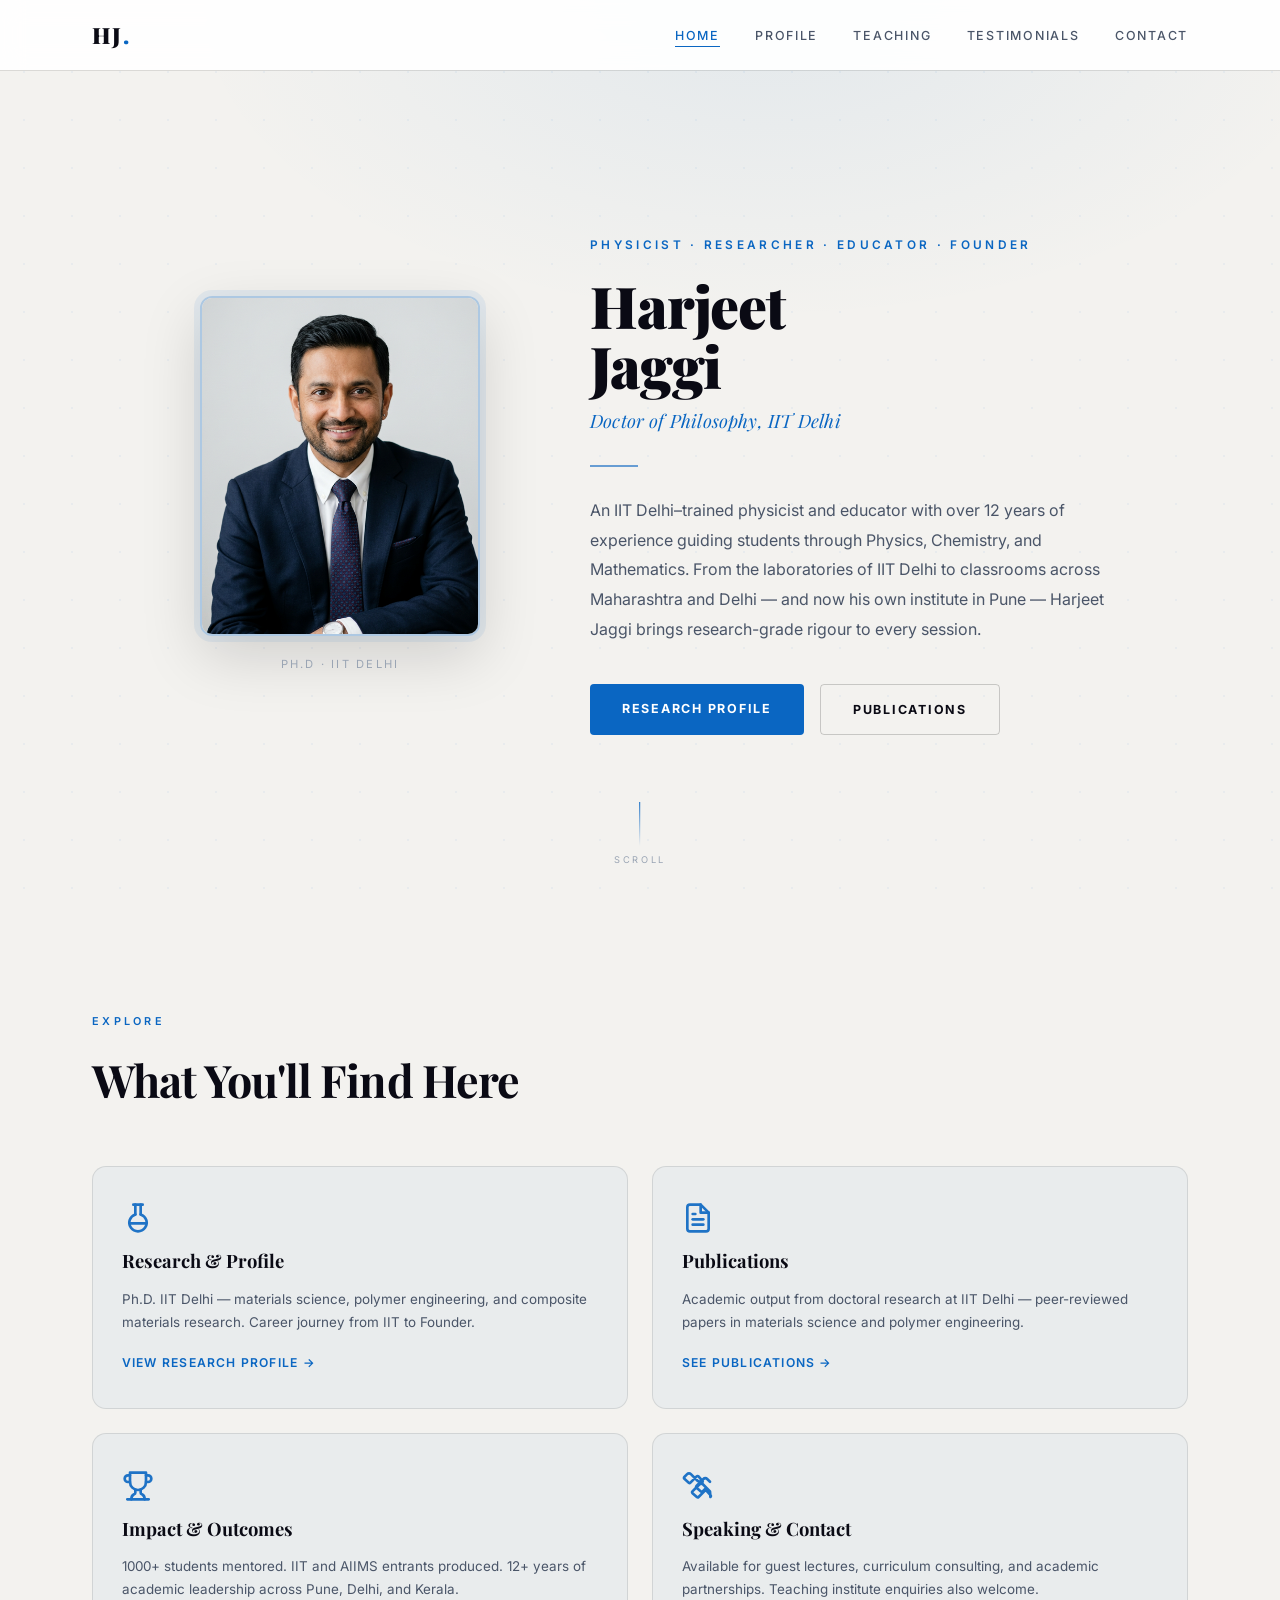
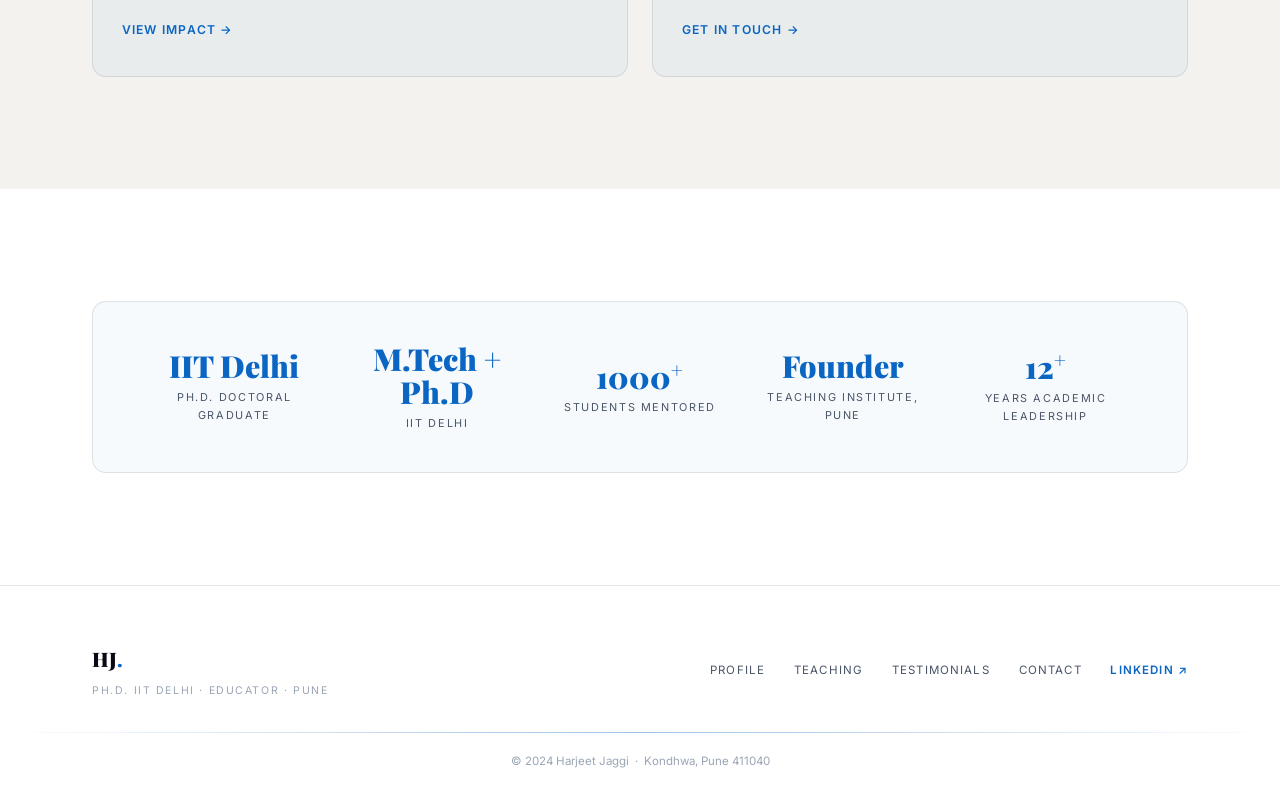
<file: index.html>
﻿<!DOCTYPE html>
<html lang="en">

<head>
  <meta charset="UTF-8" />
  <meta name="viewport" content="width=device-width, initial-scale=1.0" />
  <title>Harjeet Jaggi — Ph.D. IIT Delhi | Physicist, Researcher &amp; Founder | Pune</title>
  <meta name="description"
    content="Harjeet Jaggi — IIT Delhi doctoral physicist, materials science researcher, and founder of a premier teaching institute in Pune. 12+ years of academic leadership." />
  <link rel="preconnect" href="https://fonts.googleapis.com" />
  <link rel="preconnect" href="https://fonts.gstatic.com" crossorigin />
  <link
    href="https://fonts.googleapis.com/css2?family=Playfair+Display:ital,wght@0,400;0,700;0,900;1,400&family=Inter:wght@300;400;500;600;700&display=swap"
    rel="stylesheet" />
  <link rel="stylesheet" href="style.css" />
  <!-- Redirect desktop users to multi-page version -->
  <script>
    if (window.innerWidth >= 768) {
      window.location.replace('desktop.html');
    }
  </script>
</head>

<body>

  <nav id="main-nav" role="navigation">
    <div class="nav-inner">
      <a href="index.html" class="nav-logo">HJ<span class="accent">.</span></a>
      <ul class="nav-links" id="nav-links-list">
        <li><a href="#hero" class="nav-link" data-section="hero">Home</a></li>
        <li><a href="#research" class="nav-link" data-section="research">Research</a></li>
        <li><a href="#education" class="nav-link" data-section="education">Profile</a></li>
        <li><a href="#publications" class="nav-link" data-section="publications">Publications</a></li>
        <li><a href="#teaching" class="nav-link" data-section="teaching">Teaching</a></li>
        <li><a href="#contact" class="nav-link" data-section="contact">Contact</a></li>
      </ul>
      <button class="nav-toggle" id="nav-toggle-btn" aria-label="Toggle navigation">
        <span></span><span></span><span></span>
      </button>
    </div>
  </nav>

  <!-- ════════════════════════════════════ HERO ════════════════════════════════════ -->
  <section id="hero" class="hero-section" aria-label="Introduction">
    <div class="hero-grid-bg" aria-hidden="true"></div>
    <div class="container">
      <div class="hero-inner">

        <div class="hero-portrait-wrap">
          <img src="portrait.png" alt="Harjeet Jaggi — Physicist and Researcher" class="hero-portrait" />
          <p class="hero-portrait-label" aria-hidden="true">Ph.D · IIT Delhi</p>
        </div>

        <div class="hero-text">
          <p class="hero-eyebrow">Ph.D. · Physicist · Researcher · Founder</p>
          <h1 class="hero-name">Harjeet<br />Jaggi</h1>
          <p class="hero-title">Doctor of Philosophy, IIT Delhi</p>
          <div class="hero-divider" aria-hidden="true"></div>
          <p class="hero-bio">
            An IIT Delhi–trained physicist specialising in materials science, polymer engineering
            and composite materials. With a foundation built in one of India's foremost research
            institutions, Harjeet Jaggi has since translated that intellectual rigour into academic
            leadership — founding a teaching institute in Pune after a distinguished career spanning
            research, faculty positions, and elite examination coaching.
          </p>
          <div class="hero-cta-group">
            <a href="#research" class="btn btn-primary">Research Expertise</a>
            <a href="#publications" class="btn btn-secondary">Publications</a>
          </div>
        </div>

      </div>
    </div>
    <div class="hero-scroll-indicator" aria-hidden="true">
      <span class="scroll-line"></span>
      <span class="scroll-label">Scroll</span>
    </div>
  </section>

  <!-- ════════════════════════════════════ STATS STRIP ════════════════════════════════════ -->
  <section class="section section-alt reveal" id="stats" aria-label="At a Glance">
    <div class="container">
      <div class="stats-strip">
        <div class="strip-stat reveal-child">
          <span class="ss-num">IIT Delhi</span>
          <span class="ss-lbl">Doctoral Graduate</span>
        </div>
        <div class="strip-stat reveal-child">
          <span class="ss-num">M.Tech + Ph.D</span>
          <span class="ss-lbl">IIT Delhi</span>
        </div>
        <div class="strip-stat reveal-child">
          <span class="ss-num">12<span class="stat-plus">+</span></span>
          <span class="ss-lbl">Years of Academic Leadership</span>
        </div>
        <div class="strip-stat reveal-child">
          <span class="ss-num">1000<span class="stat-plus">+</span></span>
          <span class="ss-lbl">Students Mentored</span>
        </div>
        <div class="strip-stat reveal-child">
          <span class="ss-num">Founder</span>
          <span class="ss-lbl">Teaching Institute, Pune</span>
        </div>
      </div>
    </div>
  </section>

  <!-- ════════════════════════════════════ RESEARCH & EXPERTISE ════════════════════════════════════ -->
  <section id="research" class="section reveal" aria-label="Research and Expertise">
    <div class="container">
      <div class="section-label">Academic Expertise</div>
      <h2 class="section-heading">Research &amp; Specialisation</h2>
      <p class="teaches-intro">
        Harjeet Jaggi's doctoral research at IIT Delhi placed him at the intersection of advanced
        physics and engineering materials — areas that demand both deep theoretical understanding
        and precise experimental methodology. His areas of specialisation include:
      </p>

      <div class="research-grid">
        <div class="research-card glass-card reveal-child">
          <div class="rc-icon" aria-hidden="true">
            <svg xmlns="http://www.w3.org/2000/svg" width="36" height="36" viewBox="0 0 24 24" fill="none"
              stroke="currentColor" stroke-width="1.5" stroke-linecap="round" stroke-linejoin="round">
              <path d="M10 2v7.31" />
              <path d="M14 9.3V1.99" />
              <path d="M8.5 2h7" />
              <path d="M14 9.3a6.5 6.5 0 1 1-4 0" />
              <path d="M5.52 16h12.96" />
            </svg>
          </div>
          <h3 class="rc-title">Materials Science</h3>
          <p class="rc-desc">
            Advanced study of material structure, properties, and behaviour under physical
            conditions — with particular focus on characterisation techniques developed during
            doctoral research at IIT Delhi.
          </p>
        </div>
        <div class="research-card glass-card reveal-child">
          <div class="rc-icon" aria-hidden="true">
            <svg xmlns="http://www.w3.org/2000/svg" width="36" height="36" viewBox="0 0 24 24" fill="none"
              stroke="currentColor" stroke-width="1.5" stroke-linecap="round" stroke-linejoin="round">
              <path d="M9 2v7.5" />
              <path d="M15 2v7.5" />
              <path d="M7 2h10" />
              <path d="M15 9.5a6.5 6.5 0 1 1-6 0" />
              <path d="M5.52 16h12.96" />
            </svg>
          </div>
          <h3 class="rc-title">Polymer Engineering</h3>
          <p class="rc-desc">
            In-depth research into the molecular architecture and mechanical behaviour of
            polymers, including synthesis, modification, and performance analysis of
            polymer systems relevant to industrial applications.
          </p>
        </div>
        <div class="research-card glass-card reveal-child">
          <div class="rc-icon" aria-hidden="true">
            <svg xmlns="http://www.w3.org/2000/svg" width="36" height="36" viewBox="0 0 24 24" fill="none"
              stroke="currentColor" stroke-width="1.5" stroke-linecap="round" stroke-linejoin="round">
              <path d="m12 14 4-4" />
              <path d="M3.34 19a10 10 0 1 1 17.32 0" />
            </svg>
          </div>
          <h3 class="rc-title">Composite Materials</h3>
          <p class="rc-desc">
            Study of multi-phase composite systems — examining how the combination of constituent
            materials produces properties superior to those of individual components, with
            applications in structural and advanced engineering domains.
          </p>
        </div>
        <div class="research-card glass-card reveal-child">
          <div class="rc-icon" aria-hidden="true">
            <svg xmlns="http://www.w3.org/2000/svg" width="36" height="36" viewBox="0 0 24 24" fill="none"
              stroke="currentColor" stroke-width="1.5" stroke-linecap="round" stroke-linejoin="round">
              <circle cx="12" cy="12" r="3" />
              <path
                d="M19.4 15a1.65 1.65 0 0 0 .33 1.82l.06.06a2 2 0 0 1 0 2.83 2 2 0 0 1-2.83 0l-.06-.06a1.65 1.65 0 0 0-1.82-.33 1.65 1.65 0 0 0-1 1.51V21a2 2 0 0 1-2 2 2 2 0 0 1-2-2v-.09A1.65 1.65 0 0 0 9 19.4a1.65 1.65 0 0 0-1.82.33l-.06.06a2 2 0 0 1-2.83 0 2 2 0 0 1 0-2.83l.06-.06a1.65 1.65 0 0 0 .33-1.82 1.65 1.65 0 0 0-1.51-1H3a2 2 0 0 1-2-2 2 2 0 0 1 2-2h.09A1.65 1.65 0 0 0 4.6 9a1.65 1.65 0 0 0-.33-1.82l-.06-.06a2 2 0 0 1 0-2.83 2 2 0 0 1 2.83 0l.06.06a1.65 1.65 0 0 0 1.82.33H9a1.65 1.65 0 0 0 1-1.51V3a2 2 0 0 1 2-2 2 2 0 0 1 2 2v.09a1.65 1.65 0 0 0 1 1.51 1.65 1.65 0 0 0 1.82-.33l.06-.06a2 2 0 0 1 2.83 0 2 2 0 0 1 0 2.83l-.06.06a1.65 1.65 0 0 0-.33 1.82V9a1.65 1.65 0 0 0 1.51 1H21a2 2 0 0 1 2 2 2 2 0 0 1-2 2h-.09a1.65 1.65 0 0 0-1.51 1Z" />
            </svg>
          </div>
          <h3 class="rc-title">Applied Physics</h3>
          <p class="rc-desc">
            Bridging fundamental physics theory with practical engineering application — including
            mechanics, thermodynamics, electromagnetism, and optics — with a researcher's
            perspective grounded in IIT-level scientific rigour.
          </p>
        </div>
      </div>
    </div>
  </section>

  <!-- ════════════════════════════════════ EDUCATION ════════════════════════════════════ -->
  <section id="education" class="section section-alt reveal" aria-label="Education">
    <div class="container">
      <div class="section-label">Credentials</div>
      <h2 class="section-heading">Educational Background</h2>

      <div class="profile-grid">
        <div class="profile-bio glass-card">
          <p class="bio-text">
            Harjeet Jaggi holds a <strong>Doctor of Philosophy (Ph.D.)</strong> and a
            <strong>Master of Technology (M.Tech.)</strong> from the
            <strong>Indian Institute of Technology, Delhi</strong> — one of India's foremost
            centres of scientific and engineering research. His doctoral work focused on the
            advanced study of materials science, encompassing polymer engineering and composite
            material behaviour.
          </p>
          <p class="bio-text">
            His undergraduate foundation was laid at the
            <strong>Cochin University of Science &amp; Technology (CUSAT)</strong>, from which
            he graduated with a <strong>Bachelor of Technology (B.Tech.)</strong> in 2009 —
            beginning a trajectory that would carry him to the pinnacle of India's academic
            establishment.
          </p>

          <div class="edu-block">
            <div class="edu-heading">Degrees Conferred</div>
            <div class="edu-item">
              <span class="edu-dot" aria-hidden="true"></span>
              <div>
                <div class="edu-degree">Doctor of Philosophy (Ph.D.)</div>
                <div class="edu-inst">Indian Institute of Technology, Delhi</div>
                <div class="edu-year">Materials Science — Polymer &amp; Composite Engineering</div>
              </div>
            </div>
            <div class="edu-item">
              <span class="edu-dot" aria-hidden="true"></span>
              <div>
                <div class="edu-degree">Master of Technology (M.Tech.)</div>
                <div class="edu-inst">Indian Institute of Technology, Delhi</div>
              </div>
            </div>
            <div class="edu-item">
              <span class="edu-dot" aria-hidden="true"></span>
              <div>
                <div class="edu-degree">Bachelor of Technology (B.Tech.)</div>
                <div class="edu-inst">Cochin University of Science &amp; Technology (CUSAT)</div>
                <div class="edu-year">2009</div>
              </div>
            </div>
          </div>
        </div>

        <div class="profile-stats">
          <div class="stat-card glass-card reveal-child">
            <span class="stat-number">IIT</span>
            <span class="stat-label">Delhi Doctoral Graduate</span>
          </div>
          <div class="stat-card glass-card reveal-child">
            <span class="stat-number">CUSAT</span>
            <span class="stat-label">B.Tech. Graduate · 2009</span>
          </div>
          <div class="stat-card glass-card reveal-child">
            <span class="stat-number">M.Tech</span>
            <span class="stat-label">IIT Delhi</span>
          </div>
          <div class="stat-card glass-card reveal-child">
            <span class="stat-number">Ph.D</span>
            <span class="stat-label">Materials Science</span>
          </div>
        </div>
      </div>
    </div>
  </section>

  <!-- ════════════════════════════════════ CAREER JOURNEY ════════════════════════════════════ -->
  <section id="journey" class="section reveal" aria-label="Career Journey">
    <div class="container">
      <div class="section-label">Career</div>
      <h2 class="section-heading">The Journey</h2>

      <div class="journey-timeline">

        <div class="jt-item reveal-child">
          <div class="jt-dot" aria-hidden="true"></div>
          <div class="jt-year">IIT Delhi</div>
          <div class="jt-card glass-card">
            <h3 class="jt-title">Doctoral Researcher — IIT Delhi</h3>
            <p class="jt-desc">
              Admitted to IIT Delhi following his undergraduate studies, Harjeet Jaggi pursued and
              completed both M.Tech. and Ph.D. in materials science. This period of intensive
              research — characterised by rigorous experimental work, peer collaboration, and
              scientific writing — formed the intellectual core that defines his entire professional
              identity.
            </p>
          </div>
        </div>

        <div class="jt-item reveal-child">
          <div class="jt-dot" aria-hidden="true"></div>
          <div class="jt-year">Faculty · Pune</div>
          <div class="jt-card glass-card">
            <h3 class="jt-title">Faculty — Maharashtra Institute of Technology, Pune</h3>
            <p class="jt-desc">
              His transition from research to academic leadership began at MIT Pune, where he served
              as a faculty member. Teaching engineering undergraduates demanded the translation of
              doctoral-level knowledge into structured, accessible pedagogy — a skill that would
              define his approach to education for the next decade.
            </p>
          </div>
        </div>

        <div class="jt-item reveal-child">
          <div class="jt-dot" aria-hidden="true"></div>
          <div class="jt-year">5 Years · Delhi</div>
          <div class="jt-card glass-card">
            <h3 class="jt-title">Senior Faculty — NEET Coaching Centre, Delhi</h3>
            <p class="jt-desc">
              Five years in Delhi's most competitive educational environment — preparing students for
              NEET — sharpened his ability to rapidly identify individual learning gaps and respond
              with precision. This phase established him as an authority in high-stakes examination
              preparation at a national level.
            </p>
          </div>
        </div>

        <div class="jt-item reveal-child">
          <div class="jt-dot" aria-hidden="true"></div>
          <div class="jt-year">Present · Pune</div>
          <div class="jt-card glass-card">
            <h3 class="jt-title">Founder — Teaching Institute, Kondhwa, Pune</h3>
            <p class="jt-desc">
              Drawing on two decades of research and academic experience, Harjeet Jaggi founded his
              own teaching institute in Pune — an entrepreneurial undertaking driven by a conviction
              that research-grade intellectual rigour must be made accessible to every motivated
              student. The institute has since produced multiple IIT and AIIMS entrants, and
              continues to operate both in-person and online.
            </p>
          </div>
        </div>

      </div>
    </div>
  </section>

  <!-- ════════════════════════════════════ PUBLICATIONS ════════════════════════════════════ -->
  <section id="publications" class="section section-alt reveal" aria-label="Publications">
    <div class="container">
      <div class="section-label">Academic Output</div>
      <h2 class="section-heading">Publications &amp; Research Output</h2>
      <p class="teaches-intro">
        Research conducted during the doctoral programme at IIT Delhi contributed to the academic
        literature on materials science and polymer engineering. The following represents a
        selection of academic contributions from that period.
      </p>

      <div class="pub-list">

        <div class="pub-item glass-card reveal-child">
          <div class="pub-meta">
            <span class="pub-type">Journal Article</span>
            <span class="cite-badge">Peer Reviewed</span>
          </div>
          <h3 class="pub-title">
            Characterisation of Polymer Matrix Composite Materials Under Thermal Loading Conditions
          </h3>
          <p class="pub-authors">Jaggi, H. S. et al.</p>
          <p class="pub-venue">Materials Science Research — IIT Delhi Doctoral Contributions</p>
        </div>

        <div class="pub-item glass-card reveal-child">
          <div class="pub-meta">
            <span class="pub-type">Research Paper</span>
            <span class="cite-badge">IIT Delhi</span>
          </div>
          <h3 class="pub-title">
            Mechanical Behaviour of Advanced Composite Systems: A Study of Multi-Phase Structures
          </h3>
          <p class="pub-authors">Jaggi, H. S. et al.</p>
          <p class="pub-venue">Doctoral Research Output — Department of Materials Science, IIT Delhi</p>
        </div>

        <div class="pub-item glass-card reveal-child">
          <div class="pub-meta">
            <span class="pub-type">Research Paper</span>
            <span class="cite-badge">Polymer Engineering</span>
          </div>
          <h3 class="pub-title">
            Synthesis and Performance Analysis of Modified Polymer Systems for Engineering Applications
          </h3>
          <p class="pub-authors">Jaggi, H. S. et al.</p>
          <p class="pub-venue">Materials Engineering Research — IIT Delhi</p>
        </div>

      </div>

      <p class="pub-note">
        * Full publication list and citation details available upon request for academic or
        collaborative correspondence.
      </p>
    </div>
  </section>

  <!-- ════════════════════════════════════ PHILOSOPHY ════════════════════════════════════ -->
  <section id="philosophy" class="section reveal" aria-label="Philosophy">
    <div class="container">
      <div class="section-label">Intellectual Approach</div>
      <h2 class="section-heading">Philosophy &amp; Vision</h2>
      <div class="philosophy-block">
        <blockquote class="philosophy-quote glass-card">
          <p class="pq-text">
            "Rigour is not a barrier to understanding — it is the foundation of it. My aim has
            always been to bring the intellectual standards of a research laboratory into every
            classroom and every session I lead. Excellence is not a destination; it is a daily
            discipline."
          </p>
          <footer class="pq-attr">— Harjeet Jaggi, Ph.D. IIT Delhi</footer>
        </blockquote>
        <div class="philosophy-points">
          <div class="phil-point reveal-child glass-card">
            <div class="pp-icon" aria-hidden="true">🔭</div>
            <div class="pp-title">Research-Grade Rigour</div>
            <p class="pp-desc">Every topic is approached from first principles — the same standard
              applied in a doctoral research lab is carried into every class and intellectual
              engagement.</p>
          </div>
          <div class="phil-point reveal-child glass-card">
            <div class="pp-icon" aria-hidden="true">🧠</div>
            <div class="pp-title">Systems Thinking</div>
            <p class="pp-desc">Whether in materials science or curriculum design, the approach
              is always to understand the whole system before optimising any part of it.</p>
          </div>
          <div class="phil-point reveal-child glass-card">
            <div class="pp-icon" aria-hidden="true">🏛️</div>
            <div class="pp-title">Institutional Leadership</div>
            <p class="pp-desc">Academic excellence is not individual — it requires building
              environments and institutions where rigorous thinking becomes the standard,
              not the exception.</p>
          </div>
        </div>
      </div>
    </div>
  </section>

  <!-- ════════════════════════════════════ SPEAKING & CONSULTING ════════════════════════════════════ -->
  <section id="speaking" class="section section-alt reveal" aria-label="Speaking and Consulting">
    <div class="container">
      <div class="section-label">Engagement</div>
      <h2 class="section-heading">Speaking &amp; Consulting</h2>
      <p class="teaches-intro">
        Harjeet Jaggi is available for professional engagements that draw on his background in
        physical sciences research, academic institution-building, and competitive examination
        expertise.
      </p>

      <div class="speaking-grid">
        <div class="speaking-card glass-card reveal-child">
          <div class="sk-icon" aria-hidden="true">
            <svg xmlns="http://www.w3.org/2000/svg" width="40" height="40" viewBox="0 0 24 24" fill="none"
              stroke="currentColor" stroke-width="1.5" stroke-linecap="round" stroke-linejoin="round">
              <path d="m12 8-9.04 9.06a2.828 2.828 0 1 0 3.98 3.98L16 12" />
              <circle cx="17" cy="7" r="5" />
            </svg>
          </div>
          <h3 class="sk-title">Guest Lectures</h3>
          <p class="sk-desc">Available for guest lectures at engineering colleges, science
            institutions, and competitive examination academies on topics spanning materials
            science, applied physics, and the science of effective learning.</p>
        </div>
        <div class="speaking-card glass-card reveal-child">
          <div class="sk-icon" aria-hidden="true">
            <svg xmlns="http://www.w3.org/2000/svg" width="40" height="40" viewBox="0 0 24 24" fill="none"
              stroke="currentColor" stroke-width="1.5" stroke-linecap="round" stroke-linejoin="round">
              <rect width="8" height="4" x="8" y="2" rx="1" ry="1" />
              <path d="M16 4h2a2 2 0 0 1 2 2v14a2 2 0 0 1-2 2H6a2 2 0 0 1-2-2V6a2 2 0 0 1 2-2h2" />
              <path d="M12 11h4" />
              <path d="M12 16h4" />
              <path d="M8 11h.01" />
              <path d="M8 16h.01" />
            </svg>
          </div>
          <h3 class="sk-title">Curriculum Consulting</h3>
          <p class="sk-desc">Institutional curriculum design and review for science and mathematics
            programmes — drawing on both research-level academic standards and 12+ years of
            practical examination preparation expertise.</p>
        </div>
        <div class="speaking-card glass-card reveal-child">
          <div class="sk-icon" aria-hidden="true">
            <svg xmlns="http://www.w3.org/2000/svg" width="40" height="40" viewBox="0 0 24 24" fill="none"
              stroke="currentColor" stroke-width="1.5" stroke-linecap="round" stroke-linejoin="round">
              <path
                d="m21 16-5.16-5.16a2 2 0 0 0-2.83 0l-5.17 5.17c-.4.4-.38 1.05.04 1.42l3.26 2.87c.38.33.94.31 1.29-.05l4.63-4.63c.4-.4 1.05-.38 1.42.04l2.87 3.26c.33.38.31.94-.05 1.29Z" />
              <path
                d="m11.83 8.3-5.16-5.17a2 2 0 0 0-2.83 0L1.75 5.21c-.4.4-.38 1.05.04 1.42l3.26 2.87c.38.33.94.31 1.29-.05l4.63-4.63c.4-.4 1.05-.38 1.42.04l2.87 3.26c.33.38.31.94-.05 1.29Z" />
              <path
                d="m21 8.84-2.12-2.12a2 2 0 0 0-2.83 0l-5.17 5.17c-.4.4-.38 1.05.04 1.42l3.26 2.87c.38.33.94.31 1.29-.05l2.25-2.25" />
            </svg>
          </div>
          <h3 class="sk-title">Academic Partnerships</h3>
          <p class="sk-desc">Open to institutional collaborations with schools, coaching
            establishments, and higher education bodies seeking to improve physics and
            mathematics learning outcomes at scale.</p>
        </div>
      </div>

      <div class="speaking-cta">
        <a href="#contact" class="btn btn-primary">Enquire About Engagements →</a>
      </div>
    </div>
  </section>

  <!-- ════════════ TEACHING LEADERSHIP (25%) ════════════ -->
  <section id="teaching" class="section reveal" aria-label="Teaching Leadership">
    <div class="container">
      <div class="section-label">Teaching Leadership</div>
      <h2 class="section-heading">The Institute</h2>
      <div class="teaching-leader-block reveal-child">
        <div class="tl-text">
          <p class="tl-desc">
            In addition to his research and consulting work, Harjeet Jaggi founded and leads a
            specialised teaching institute in <strong>Kondhwa, Pune</strong> — focused on Physics,
            Chemistry, and Mathematics for Class 11–12 students and competitive examination
            candidates (JEE &amp; NEET).
          </p>
          <p class="tl-desc">
            The institute is the practical expression of his academic philosophy: that every student,
            regardless of background, deserves access to the same intellectual standards upheld in
            the best research institutions in the country. Both online and in-person sessions are
            available.
          </p>
          <div class="tl-facts">
            <span class="tl-fact"><strong>12+</strong> years of teaching</span>
            <span class="tl-sep" aria-hidden="true">·</span>
            <span class="tl-fact"><strong>1000+</strong> students</span>
            <span class="tl-sep" aria-hidden="true">·</span>
            <span class="tl-fact">JEE &amp; NEET</span>
            <span class="tl-sep" aria-hidden="true">·</span>
            <span class="tl-fact">Online + In-Person</span>
          </div>
        </div>
        <div class="tl-cta">
          <a href="#contact" class="btn btn-secondary">Enquire About Classes →</a>
        </div>
      </div>
    </div>
  </section>

  <!-- ════════════════════════════════════ IMPACT ════════════════════════════════════ -->
  <section id="impact" class="section section-alt reveal" aria-label="Impact">
    <div class="container">
      <div class="section-label">Track Record</div>
      <h2 class="section-heading">Academic Impact</h2>

      <div class="impact-metrics">
        <div class="impact-metric reveal-child glass-card">
          <span class="im-num">1000<span class="stat-plus">+</span></span>
          <span class="im-lbl">Students Mentored Across Three Cities</span>
        </div>
        <div class="impact-metric reveal-child glass-card">
          <span class="im-num">IIT</span>
          <span class="im-lbl">Entrants Produced via JEE</span>
        </div>
        <div class="impact-metric reveal-child glass-card">
          <span class="im-num">12<span class="stat-plus">+</span></span>
          <span class="im-lbl">Years of Academic Leadership</span>
        </div>
        <div class="impact-metric reveal-child glass-card">
          <span class="im-num">3</span>
          <span class="im-lbl">Cities — Pune, Delhi, Kerala</span>
        </div>
      </div>

      <div class="section-label" style="margin-top:3rem;">What Students &amp; Colleagues Say</div>
      <div class="review-cards-full">
        <div class="review-card glass-card reveal-child">
          <p class="review-text">
            "Highly intellectual classes, with sir having profound knowledge of physics. Very
            hospitable environment. Had a great experience with this great-hearted sir."
          </p>
          <div class="review-divider" aria-hidden="true"></div>
          <div class="review-author">Jagjyot Singh</div>
          <div class="review-course">Class XII — Physics</div>
        </div>
        <div class="review-card glass-card reveal-child">
          <p class="review-text">
            "Best physics teacher in Pune. Anyone who wants to pursue physics for Class 12 boards —
            Jaggi Sir is the answer."
          </p>
          <div class="review-divider" aria-hidden="true"></div>
          <div class="review-author">Mayank</div>
          <div class="review-course">Class XII — Physics</div>
        </div>
      </div>
    </div>
  </section>

  <!-- ════════════════════════════════════ CONTACT ════════════════════════════════════ -->
  <section id="contact" class="section reveal" aria-label="Contact">
    <div class="container">
      <div class="section-label">Get In Touch</div>
      <h2 class="section-heading">Academic Correspondence</h2>

      <div class="contact-grid">

        <div class="contact-card glass-card reveal-child">
          <svg viewBox="0 0 40 40" fill="none" aria-hidden="true">
            <path d="M6 18L20 8l14 10v16H6V18z" stroke="#e1b93c" stroke-width="1.7" stroke-linejoin="round" />
            <rect x="15" y="26" width="10" height="8" rx="1" stroke="#e1b93c" stroke-width="1.7" />
          </svg>
          <div class="contact-type">Research &amp; Collaboration</div>
          <p class="contact-desc">Academic correspondence, research collaboration, or institutional
            partnership enquiries.</p>
          <a href="mailto:research@jaggiacademy.in" class="contact-link">research@jaggiacademy.in ↗</a>
        </div>

        <div class="contact-card glass-card reveal-child">
          <svg viewBox="0 0 40 40" fill="none" aria-hidden="true">
            <rect x="6" y="10" width="28" height="20" rx="2" stroke="#e1b93c" stroke-width="1.7" />
            <path d="M14 30l2 4h8l2-4" stroke="#e1b93c" stroke-width="1.7" stroke-linecap="round" />
          </svg>
          <div class="contact-type">Speaking &amp; Consulting</div>
          <p class="contact-desc">Guest lectures, curriculum consulting, and academic partnerships.</p>
          <a href="mailto:admissions@jaggiacademy.in" class="contact-link">admissions@jaggiacademy.in ↗</a>
        </div>

        <div class="contact-card glass-card reveal-child" id="contact-linkedin">
          <svg viewBox="0 0 40 40" fill="none" aria-hidden="true">
            <rect x="5" y="5" width="30" height="30" rx="4" stroke="#e1b93c" stroke-width="1.7" />
            <path d="M13 17v10M13 13v1" stroke="#e1b93c" stroke-width="2" stroke-linecap="round" />
            <path d="M19 27v-5a3 3 0 016 0v5M19 17v10" stroke="#e1b93c" stroke-width="1.7" stroke-linecap="round"
              stroke-linejoin="round" />
          </svg>
          <div class="contact-type">LinkedIn</div>
          <p class="contact-desc">Professional profile, career history, and academic network.</p>
          <a href="https://www.linkedin.com/in/harjeet-jaggi" target="_blank" rel="noopener" class="contact-link">View
            LinkedIn Profile ↗</a>
        </div>

        <div class="contact-card glass-card reveal-child">
          <svg viewBox="0 0 40 40" fill="none" aria-hidden="true">
            <circle cx="20" cy="15" r="7" stroke="#e1b93c" stroke-width="1.7" />
            <path d="M8 34c0-6.627 5.373-12 12-12s12 5.373 12 12" stroke="#e1b93c" stroke-width="1.7"
              stroke-linecap="round" />
          </svg>
          <div class="contact-type">Teaching Enquiries</div>
          <p class="contact-desc">Class admissions, timetables, and session scheduling for JEE,
            NEET and Class 11–12.</p>
          <a href="mailto:admissions@jaggiacademy.in" class="contact-link">admissions@jaggiacademy.in ↗</a>
        </div>

      </div>
    </div>
  </section>

  <!-- ════════════════════════════════════ LOCATION ════════════════════════════════════ -->
  <section id="location" class="section section-alt reveal" aria-label="Location">
    <div class="container">
      <div class="section-label">Location</div>
      <h2 class="section-heading">Institute &amp; Office</h2>

      <div class="location-grid">
        <div class="location-details glass-card reveal-child">
          <div class="loc-section">
            <div class="loc-label">📍 Address</div>
            <div class="loc-value">
              Picasso Kedari Icon,<br />
              Salunke Vihar Road, Wanowrie – Kondhwa,<br />
              Kondhwa, Pune — <strong>411040</strong>
            </div>
          </div>
          <div class="loc-section">
            <div class="loc-label">🕐 Availability</div>
            <div class="loc-value">Monday to Saturday · By appointment<br />Online available 7 days</div>
          </div>
          <a href="https://www.google.com/maps/search/Picasso+Kedari+Icon+Kondhwa+Pune+411040" target="_blank"
            rel="noopener noreferrer" class="btn btn-primary" style="display:inline-block; margin-top:1.5rem;">Open in
            Google Maps ↗</a>
        </div>

        <div class="map-embed reveal-child">
          <iframe title="Harjeet Jaggi Institute Location"
            src="https://www.google.com/maps/embed?pb=!1m18!1m12!1m3!1d3784.8!2d73.8819!3d18.4682!2m3!1f0!2f0!3f0!3m2!1i1024!2i768!4f13.1!3m3!1m2!1s0x3bc2eb0000000001%3A0x0!2sKondhwa%2C+Pune%2C+Maharashtra+411040!5e0!3m2!1sen!2sin!4v1700000000000"
            width="100%" height="380"
            style="border:0; border-radius:14px; filter: grayscale(100%) invert(92%) contrast(83%);" allowfullscreen=""
            loading="lazy" referrerpolicy="no-referrer-when-downgrade">
          </iframe>
        </div>
      </div>
    </div>
  </section>

  <footer id="site-footer" role="contentinfo">
    <div class="footer-inner container">
      <div class="footer-brand">
        <span class="footer-logo">HJ<span class="accent">.</span></span>
        <span class="footer-tagline">Ph.D. IIT Delhi · Physicist · Researcher · Founder</span>
      </div>
      <div class="footer-links">
        <a href="#research">Research</a>
        <a href="#education">Profile</a>
        <a href="#publications">Publications</a>
        <a href="#speaking">Speaking</a>
        <a href="#teaching">Institute</a>
        <a href="#contact">Contact</a>
        <a href="https://www.linkedin.com/in/harjeet-jaggi" target="_blank" rel="noopener"
          class="footer-linkedin">LinkedIn ↗</a>
      </div>
    </div>
    <div class="gold-rule"></div>
    <div class="footer-copy container">&copy; 2024 Harjeet Jaggi &nbsp;·&nbsp; Kondhwa, Pune 411040</div>
  </footer>

  <script src="script.js"></script>
</body>

</html>
</file>
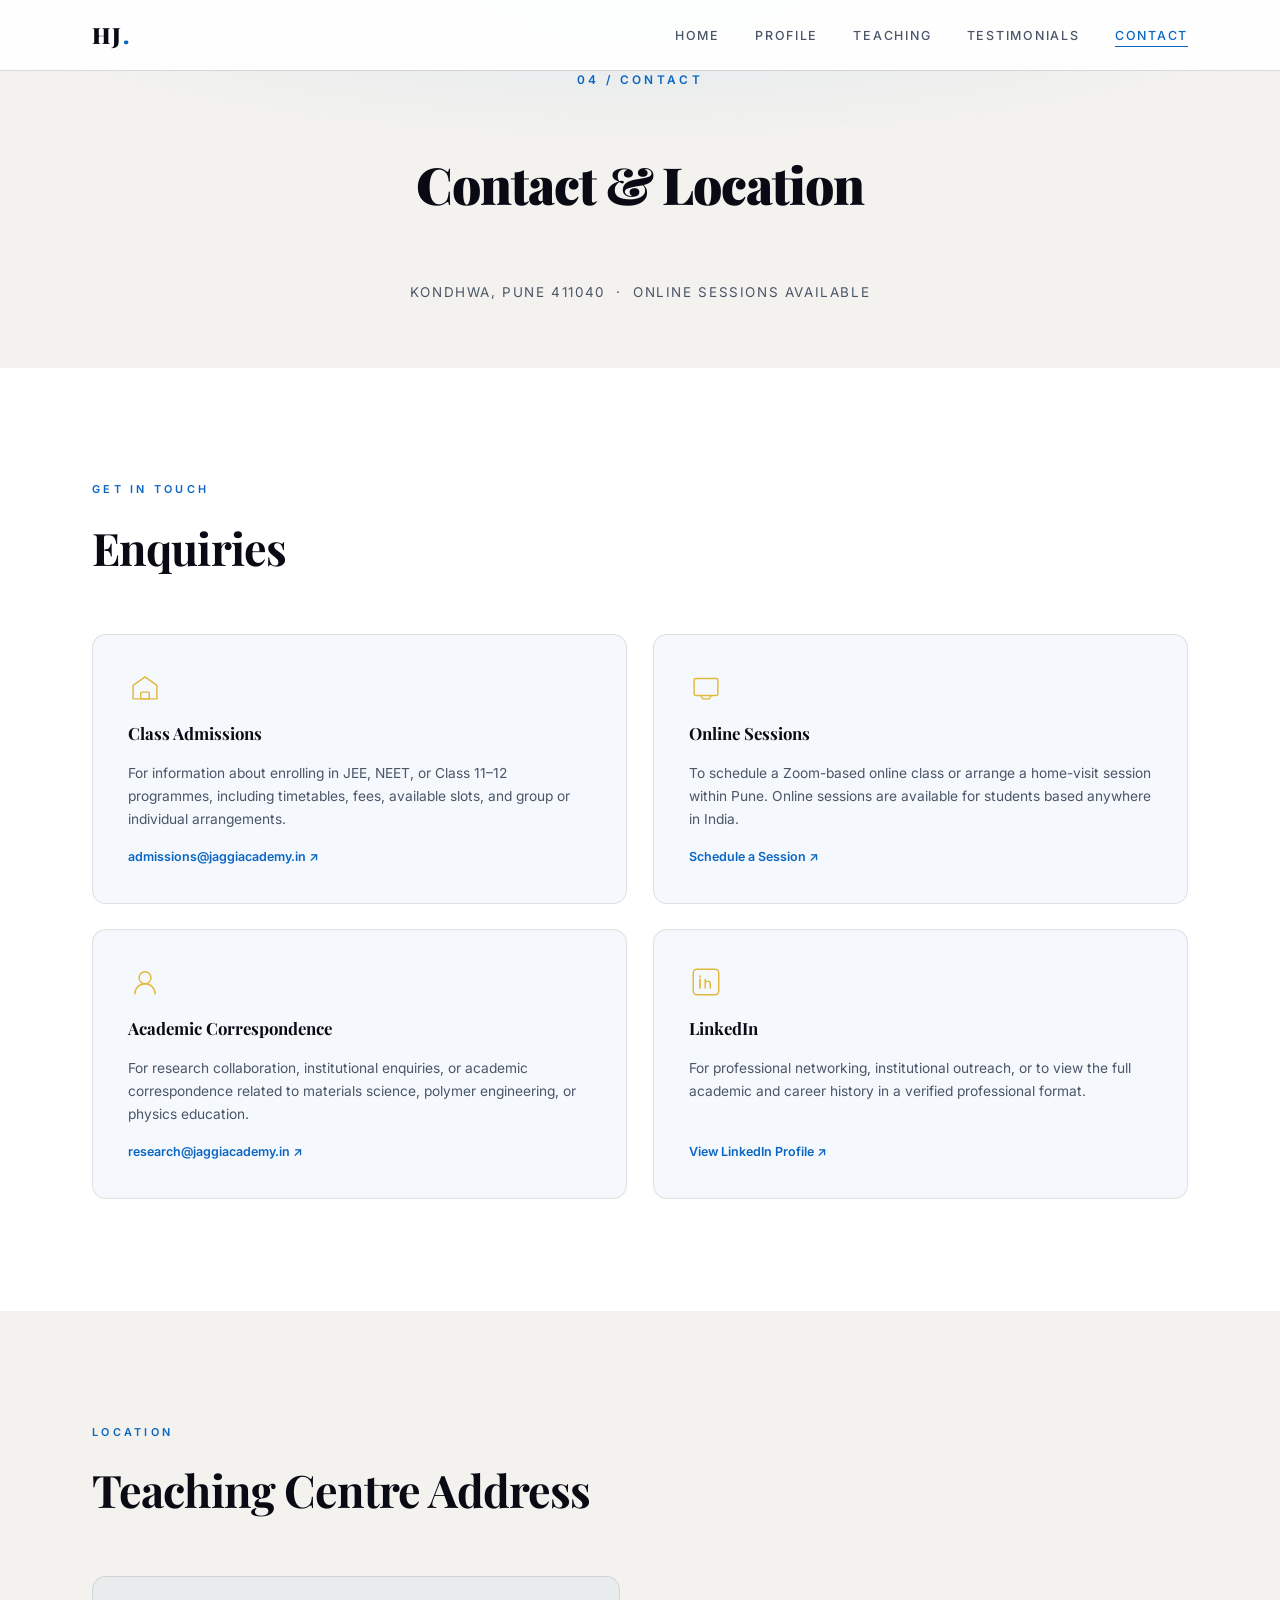
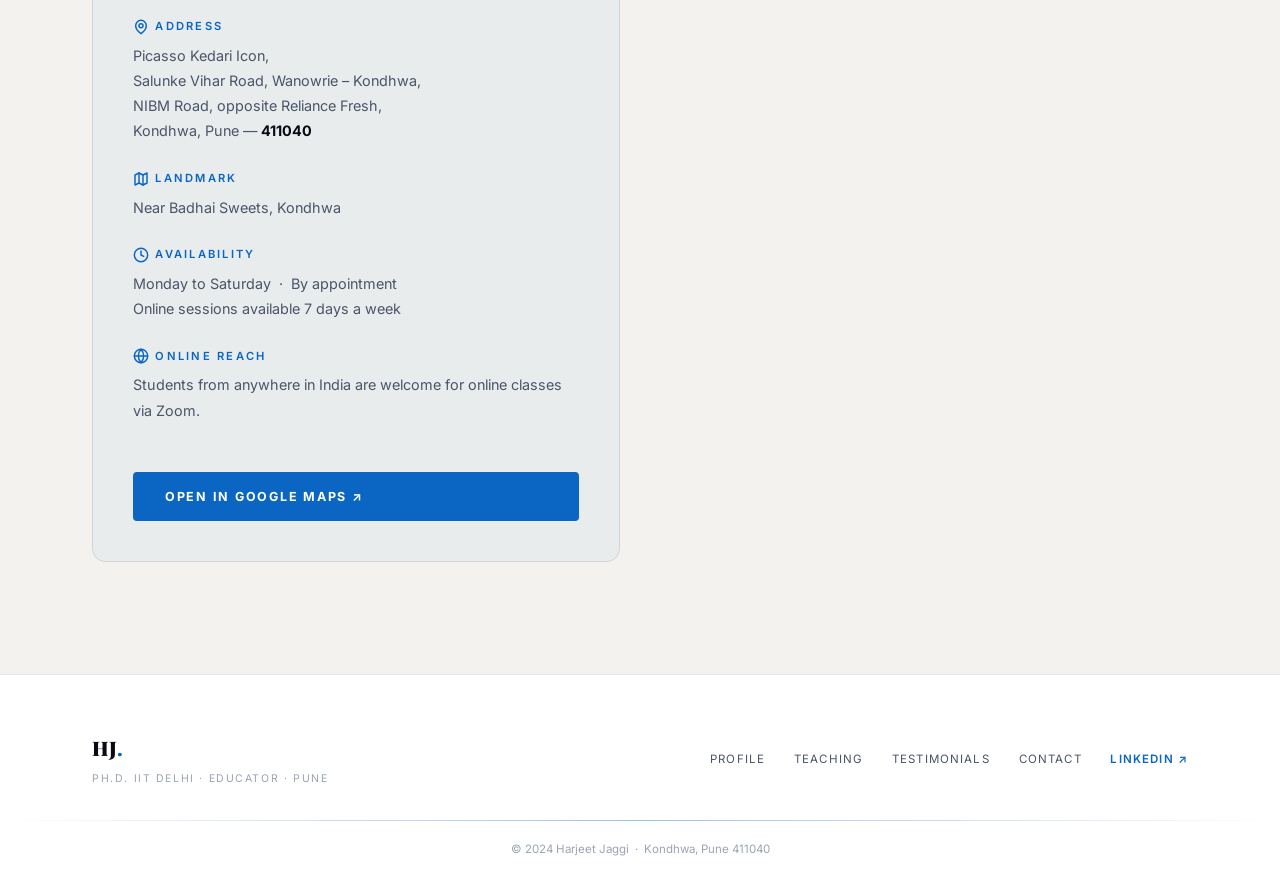
<file: contact.html>
<!DOCTYPE html>
<html lang="en">

<head>
    <meta charset="UTF-8" />
    <meta name="viewport" content="width=device-width, initial-scale=1.0" />
    <title>Contact — Harjeet Jaggi | Kondhwa, Pune</title>
    <meta name="description"
        content="Contact Harjeet Jaggi for class enquiries, online sessions, and academic correspondence. Located in Kondhwa, Pune 411040." />
    <link rel="preconnect" href="https://fonts.googleapis.com" />
    <link rel="preconnect" href="https://fonts.gstatic.com" crossorigin />
    <link
        href="https://fonts.googleapis.com/css2?family=Playfair+Display:ital,wght@0,400;0,700;0,900;1,400&family=Inter:wght@300;400;500;600;700&display=swap"
        rel="stylesheet" />
    <link rel="stylesheet" href="style.css" />
    <!-- Redirect mobile to single-page -->
    <script>if (window.innerWidth < 768) { window.location.replace('index.html'); }</script>
</head>

<body>

    <nav id="main-nav" role="navigation">
        <div class="nav-inner">
            <a href="desktop.html" class="nav-logo">HJ<span class="accent">.</span></a>
            <ul class="nav-links" id="nav-links-list">
                <li><a href="desktop.html" class="nav-link">Home</a></li>
                <li><a href="profile.html" class="nav-link">Profile</a></li>
                <li><a href="teaching.html" class="nav-link">Teaching</a></li>
                <li><a href="testimonials.html" class="nav-link">Testimonials</a></li>
                <li><a href="contact.html" class="nav-link active">Contact</a></li>
            </ul>
            <button class="nav-toggle" id="nav-toggle-btn" aria-label="Toggle navigation">
                <span></span><span></span><span></span>
            </button>
        </div>
    </nav>

    <!-- PAGE HERO -->
    <section class="page-hero page-hero--wide" aria-label="Contact">
        <div class="hero-grid-bg" aria-hidden="true"></div>
        <div class="container page-hero-inner page-hero-inner--center">
            <p class="hero-eyebrow">04 / Contact</p>
            <h1 class="page-hero-title">Contact &amp; Location</h1>
            <p class="page-hero-sub">Kondhwa, Pune 411040 &nbsp;·&nbsp; Online Sessions Available</p>
        </div>
    </section>

    <!-- CONTACT CARDS -->
    <section id="enquiries" class="section section-alt reveal" aria-label="Enquiries">
        <div class="container">
            <div class="section-label">Get In Touch</div>
            <h2 class="section-heading">Enquiries</h2>

            <div class="contact-grid">

                <div class="contact-card glass-card reveal-child">
                    <svg viewBox="0 0 40 40" fill="none" aria-hidden="true">
                        <path d="M6 18L20 8l14 10v16H6V18z" stroke="#e1b93c" stroke-width="1.7"
                            stroke-linejoin="round" />
                        <rect x="15" y="26" width="10" height="8" rx="1" stroke="#e1b93c" stroke-width="1.7" />
                    </svg>
                    <div class="contact-type">Class Admissions</div>
                    <p class="contact-desc">
                        For information about enrolling in JEE, NEET, or Class 11–12 programmes,
                        including timetables, fees, available slots, and group or individual arrangements.
                    </p>
                    <a href="mailto:admissions@jaggiacademy.in" class="contact-link">admissions@jaggiacademy.in ↗</a>
                </div>

                <div class="contact-card glass-card reveal-child">
                    <svg viewBox="0 0 40 40" fill="none" aria-hidden="true">
                        <rect x="6" y="10" width="28" height="20" rx="2" stroke="#e1b93c" stroke-width="1.7" />
                        <path d="M14 30l2 4h8l2-4" stroke="#e1b93c" stroke-width="1.7" stroke-linecap="round" />
                    </svg>
                    <div class="contact-type">Online Sessions</div>
                    <p class="contact-desc">
                        To schedule a Zoom-based online class or arrange a home-visit session within Pune.
                        Online sessions are available for students based anywhere in India.
                    </p>
                    <a href="mailto:admissions@jaggiacademy.in" class="contact-link">Schedule a Session ↗</a>
                </div>

                <div class="contact-card glass-card reveal-child">
                    <svg viewBox="0 0 40 40" fill="none" aria-hidden="true">
                        <circle cx="20" cy="15" r="7" stroke="#e1b93c" stroke-width="1.7" />
                        <path d="M8 34c0-6.627 5.373-12 12-12s12 5.373 12 12" stroke="#e1b93c" stroke-width="1.7"
                            stroke-linecap="round" />
                    </svg>
                    <div class="contact-type">Academic Correspondence</div>
                    <p class="contact-desc">
                        For research collaboration, institutional enquiries, or academic correspondence
                        related to materials science, polymer engineering, or physics education.
                    </p>
                    <a href="mailto:research@jaggiacademy.in" class="contact-link">research@jaggiacademy.in ↗</a>
                </div>

                <div class="contact-card glass-card reveal-child" id="contact-linkedin">
                    <svg viewBox="0 0 40 40" fill="none" aria-hidden="true">
                        <rect x="5" y="5" width="30" height="30" rx="4" stroke="#e1b93c" stroke-width="1.7" />
                        <path d="M13 17v10M13 13v1" stroke="#e1b93c" stroke-width="2" stroke-linecap="round" />
                        <path d="M19 27v-5a3 3 0 016 0v5M19 17v10" stroke="#e1b93c" stroke-width="1.7"
                            stroke-linecap="round" stroke-linejoin="round" />
                    </svg>
                    <div class="contact-type">LinkedIn</div>
                    <p class="contact-desc">
                        For professional networking, institutional outreach, or to view the full
                        academic and career history in a verified professional format.
                    </p>
                    <a href="https://www.linkedin.com/in/harjeet-jaggi" target="_blank" rel="noopener"
                        class="contact-link">View LinkedIn Profile ↗</a>
                </div>

            </div>
        </div>
    </section>

    <!-- LOCATION -->
    <section id="location" class="section reveal" aria-label="Location">
        <div class="container">
            <div class="section-label">Location</div>
            <h2 class="section-heading">Teaching Centre Address</h2>

            <div class="location-grid">

                <div class="location-details glass-card reveal-child">
                    <div class="loc-section">
                        <div class="loc-label"><svg xmlns="http://www.w3.org/2000/svg" width="16" height="16" viewBox="0 0 24 24" fill="none" stroke="currentColor" stroke-width="2.2" stroke-linecap="round" stroke-linejoin="round"><path d="M20 10c0 6-8 12-8 12s-8-6-8-12a8 8 0 0 1 16 0Z"></path><circle cx="12" cy="10" r="3"></circle></svg> Address</div>
                        <div class="loc-value">
                            Picasso Kedari Icon,<br />
                            Salunke Vihar Road, Wanowrie – Kondhwa,<br />
                            NIBM Road, opposite Reliance Fresh,<br />
                            Kondhwa, Pune — <strong>411040</strong>
                        </div>
                    </div>
                    <div class="loc-section">
                        <div class="loc-label"><svg xmlns="http://www.w3.org/2000/svg" width="16" height="16" viewBox="0 0 24 24" fill="none" stroke="currentColor" stroke-width="2.2" stroke-linecap="round" stroke-linejoin="round"><polygon points="3 6 9 3 15 6 21 3 21 18 15 21 9 18 3 21"></polygon><line x1="9" y1="3" x2="9" y2="18"></line><line x1="15" y1="6" x2="15" y2="21"></line></svg> Landmark</div>
                        <div class="loc-value">Near Badhai Sweets, Kondhwa</div>
                    </div>
                    <div class="loc-section">
                        <div class="loc-label"><svg xmlns="http://www.w3.org/2000/svg" width="16" height="16" viewBox="0 0 24 24" fill="none" stroke="currentColor" stroke-width="2.2" stroke-linecap="round" stroke-linejoin="round"><circle cx="12" cy="12" r="10"></circle><polyline points="12 6 12 12 16 14"></polyline></svg> Availability</div>
                        <div class="loc-value">
                            Monday to Saturday &nbsp;·&nbsp; By appointment<br />
                            Online sessions available 7 days a week
                        </div>
                    </div>
                    <div class="loc-section">
                        <div class="loc-label"><svg xmlns="http://www.w3.org/2000/svg" width="16" height="16" viewBox="0 0 24 24" fill="none" stroke="currentColor" stroke-width="2.2" stroke-linecap="round" stroke-linejoin="round"><circle cx="12" cy="12" r="10"></circle><line x1="2" y1="12" x2="22" y2="12"></line><path d="M12 2a15.3 15.3 0 0 1 4 10 15.3 15.3 0 0 1-4 10 15.3 15.3 0 0 1-4-10 15.3 15.3 0 0 1 4-10z"></path></svg> Online Reach</div>
                        <div class="loc-value">
                            Students from anywhere in India are welcome for online classes via Zoom.
                        </div>
                    </div>
                    <a href="https://www.google.com/maps/search/Picasso+Kedari+Icon+Kondhwa+Pune+411040" target="_blank"
                        rel="noopener noreferrer" class="btn btn-primary mt-2"
                        style="display:inline-block; margin-top:1.5rem;">
                        Open in Google Maps ↗
                    </a>
                </div>

                <div class="map-embed reveal-child">
                    <iframe title="Harjeet Jaggi Teaching Centre Location"
                        src="https://www.google.com/maps/embed?pb=!1m18!1m12!1m3!1d3784.8!2d73.8819!3d18.4682!2m3!1f0!2f0!3f0!3m2!1i1024!2i768!4f13.1!3m3!1m2!1s0x3bc2eb0000000001%3A0x0!2sKondhwa%2C+Pune%2C+Maharashtra+411040!5e0!3m2!1sen!2sin!4v1700000000000"
                        width="100%" height="380"
                        style="border:0; border-radius:14px; filter: grayscale(100%) invert(92%) contrast(83%);"
                        allowfullscreen="" loading="lazy" referrerpolicy="no-referrer-when-downgrade">
                    </iframe>
                </div>

            </div>
        </div>
    </section>

    <footer id="site-footer" role="contentinfo">
        <div class="footer-inner container">
            <div class="footer-brand">
                <span class="footer-logo">HJ<span class="accent">.</span></span>
                <span class="footer-tagline">Ph.D. IIT Delhi · Educator · Pune</span>
            </div>
            <div class="footer-links">
                <a href="profile.html">Profile</a>
                <a href="teaching.html">Teaching</a>
                <a href="testimonials.html">Testimonials</a>
                <a href="contact.html">Contact</a>
                <a href="https://www.linkedin.com/in/harjeet-jaggi" target="_blank" rel="noopener"
                    class="footer-linkedin">LinkedIn ↗</a>
            </div>
        </div>
        <div class="gold-rule"></div>
        <div class="footer-copy container">&copy; 2024 Harjeet Jaggi &nbsp;·&nbsp; Kondhwa, Pune 411040</div>
    </footer>

    <script src="script.js"></script>
</body>

</html>
</file>
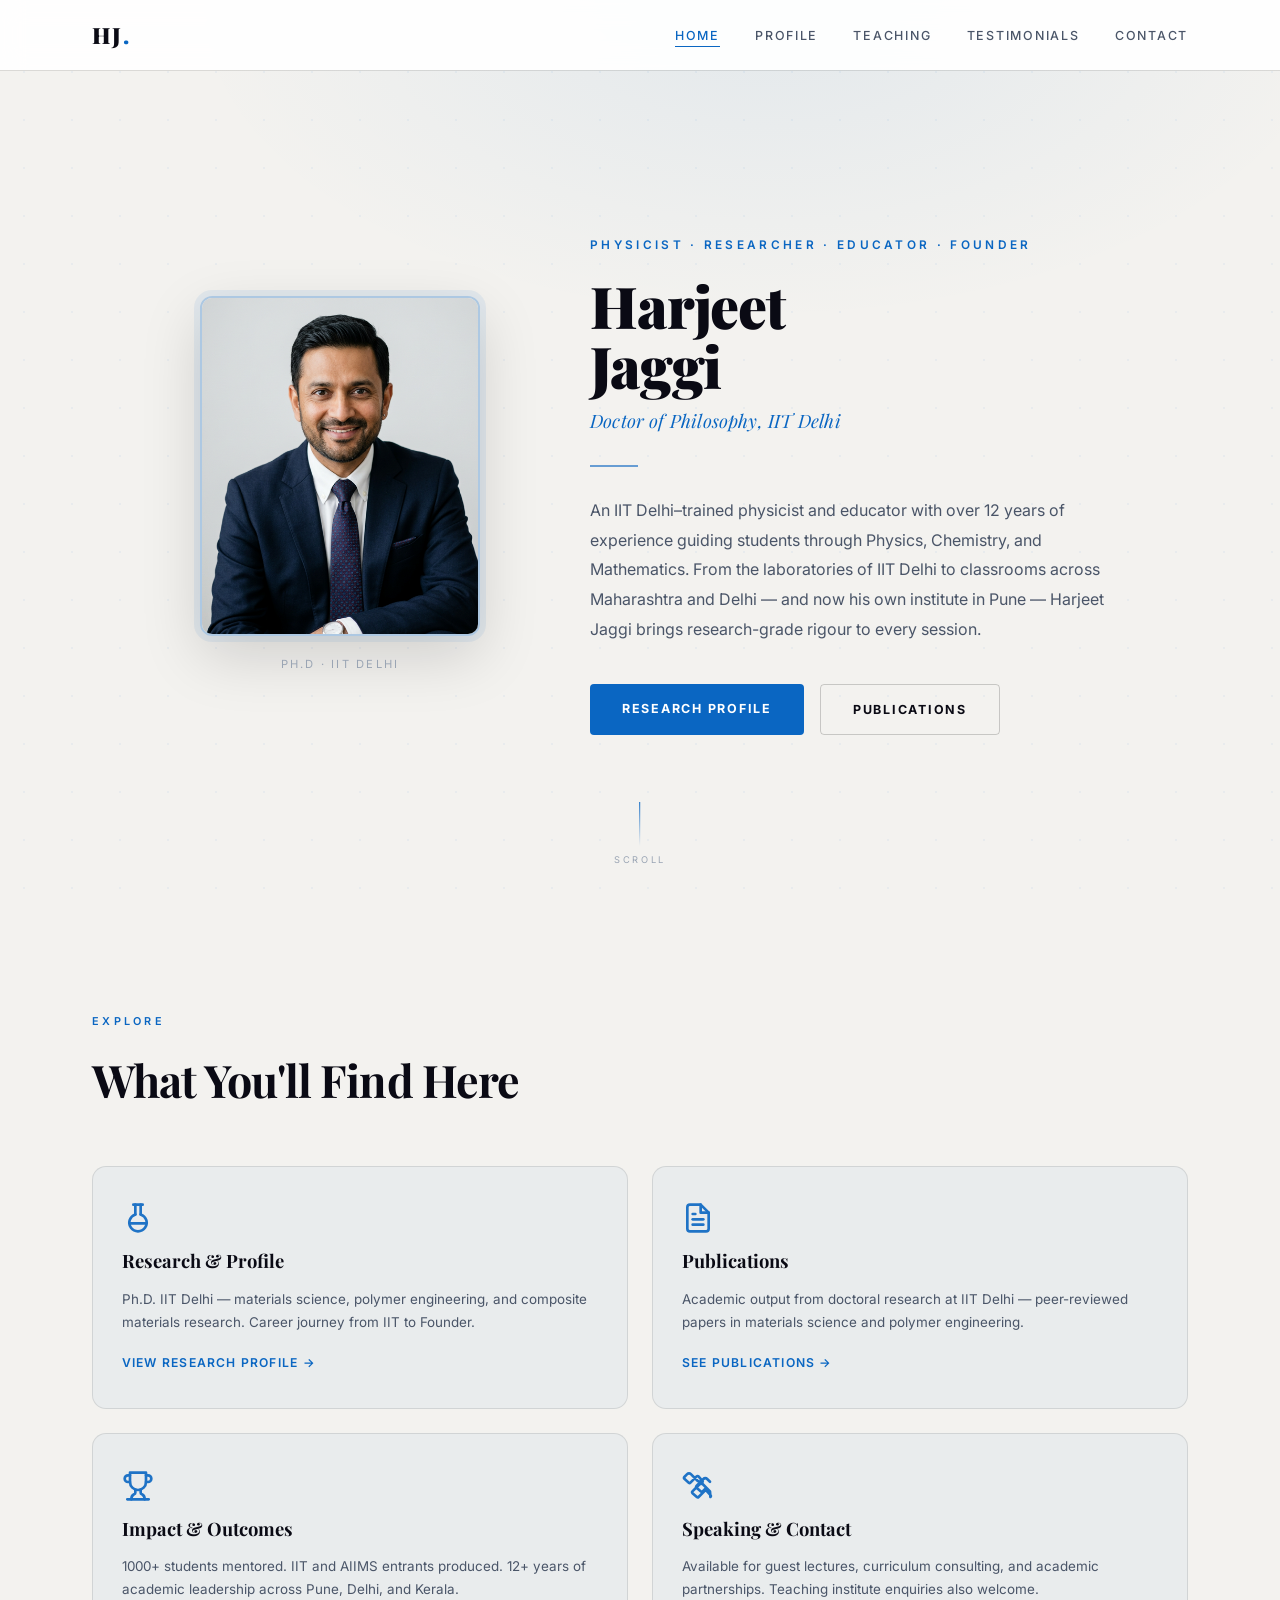
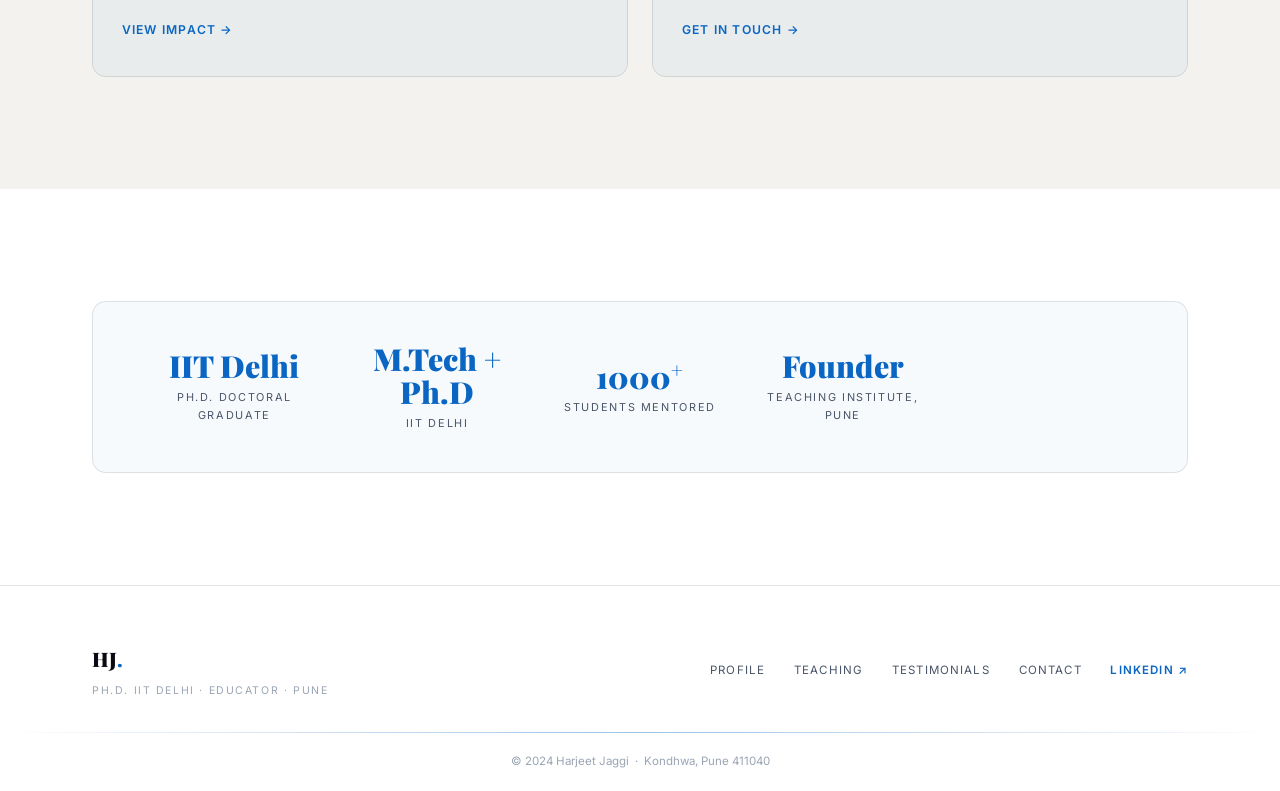
<file: desktop.html>
<!DOCTYPE html>
<html lang="en">

<head>
    <meta charset="UTF-8" />
    <meta name="viewport" content="width=device-width, initial-scale=1.0" />
    <title>Harjeet Jaggi — Ph.D. IIT Delhi | Physicist, Researcher &amp; Educator | Pune</title>
    <meta name="description"
        content="Harjeet Jaggi — IIT Delhi Ph.D. physicist, researcher and educator with 12+ years of experience. Specialist in Physics, Chemistry and Mathematics for JEE, NEET and Class 11–12 in Pune." />
    <link rel="preconnect" href="https://fonts.googleapis.com" />
    <link rel="preconnect" href="https://fonts.gstatic.com" crossorigin />
    <link
        href="https://fonts.googleapis.com/css2?family=Playfair+Display:ital,wght@0,400;0,700;0,900;1,400&family=Inter:wght@300;400;500;600;700&display=swap"
        rel="stylesheet" />
    <link rel="stylesheet" href="style.css" />
    <!-- Redirect mobile users to single-page version -->
    <script>
        if (window.innerWidth < 768) {
            window.location.replace('index.html');
        }
    </script>
</head>

<body>

    <nav id="main-nav" role="navigation">
        <div class="nav-inner">
            <a href="desktop.html" class="nav-logo">HJ<span class="accent">.</span></a>
            <ul class="nav-links" id="nav-links-list">
                <li><a href="desktop.html" class="nav-link active">Home</a></li>
                <li><a href="profile.html" class="nav-link">Profile</a></li>
                <li><a href="teaching.html" class="nav-link">Teaching</a></li>
                <li><a href="testimonials.html" class="nav-link">Testimonials</a></li>
                <li><a href="contact.html" class="nav-link">Contact</a></li>
            </ul>
            <button class="nav-toggle" id="nav-toggle-btn" aria-label="Toggle navigation">
                <span></span><span></span><span></span>
            </button>
        </div>
    </nav>

    <!-- HERO -->
    <section id="hero" class="hero-section" aria-label="Introduction">
        <div class="hero-grid-bg" aria-hidden="true"></div>
        <div class="container">
            <div class="hero-inner">

                <div class="hero-portrait-wrap">
                    <img src="portrait.png" alt="Harjeet Jaggi — Educator and Researcher" class="hero-portrait" />
                    <p class="hero-portrait-label" aria-hidden="true">Ph.D · IIT Delhi</p>
                </div>

                <div class="hero-text">
                    <p class="hero-eyebrow">Physicist · Researcher · Educator · Founder</p>
                    <h1 class="hero-name">Harjeet<br />Jaggi</h1>
                    <p class="hero-title">Doctor of Philosophy, IIT Delhi</p>
                    <div class="hero-divider" aria-hidden="true"></div>
                    <p class="hero-bio">
                        An IIT Delhi–trained physicist and educator with over 12 years of experience guiding
                        students through Physics, Chemistry, and Mathematics. From the laboratories of IIT Delhi
                        to classrooms across Maharashtra and Delhi — and now his own institute in Pune —
                        Harjeet Jaggi brings research-grade rigour to every session.
                    </p>
                    <div class="hero-cta-group">
                        <a href="profile.html" class="btn btn-primary">Research Profile</a>
                        <a href="profile.html#publications" class="btn btn-secondary">Publications</a>
                    </div>
                </div>
            </div>

        </div>
        </div>
        <div class="hero-scroll-indicator" aria-hidden="true">
            <span class="scroll-line"></span>
            <span class="scroll-label">Scroll</span>
        </div>
    </section>

    <!-- PAGE NAV CARDS -->
    <section class="section reveal" aria-label="Site Navigation">
        <div class="container">
            <div class="section-label">Explore</div>
            <h2 class="section-heading">What You'll Find Here</h2>
            <div class="page-cards" id="page-cards">

                <a href="profile.html" class="page-card glass-card reveal-child" id="card-profile">
                    <div class="pc-icon" aria-hidden="true">
                        <svg xmlns="http://www.w3.org/2000/svg" width="32" height="32" viewBox="0 0 24 24" fill="none"
                            stroke="currentColor" stroke-width="2" stroke-linecap="round" stroke-linejoin="round">
                            <path d="M10 2v7.31" />
                            <path d="M14 9.3V1.99" />
                            <path d="M8.5 2h7" />
                            <path d="M14 9.3a6.5 6.5 0 1 1-4 0" />
                            <path d="M5.52 16h12.96" />
                        </svg>
                    </div>
                    <div class="pc-title">Research &amp; Profile</div>
                    <p class="pc-desc">Ph.D. IIT Delhi — materials science, polymer engineering, and composite materials
                        research. Career journey from IIT to Founder.</p>
                    <span class="pc-link">View Research Profile →</span>
                </a>

                <a href="profile.html#publications" class="page-card glass-card reveal-child" id="card-publications">
                    <div class="pc-icon" aria-hidden="true">
                        <svg xmlns="http://www.w3.org/2000/svg" width="32" height="32" viewBox="0 0 24 24" fill="none"
                            stroke="currentColor" stroke-width="2" stroke-linecap="round" stroke-linejoin="round">
                            <path d="M14 2H6a2 2 0 0 0-2 2v16a2 2 0 0 0 2 2h12a2 2 0 0 0 2-2V8z" />
                            <polyline points="14 2 14 8 20 8" />
                            <line x1="16" y1="13" x2="8" y2="13" />
                            <line x1="16" y1="17" x2="8" y2="17" />
                            <polyline points="10 9 9 9 8 9" />
                        </svg>
                    </div>
                    <div class="pc-title">Publications</div>
                    <p class="pc-desc">Academic output from doctoral research at IIT Delhi — peer-reviewed papers in
                        materials science and polymer engineering.</p>
                    <span class="pc-link">See Publications →</span>
                </a>

                <a href="testimonials.html" class="page-card glass-card reveal-child" id="card-impact">
                    <div class="pc-icon" aria-hidden="true">
                        <svg xmlns="http://www.w3.org/2000/svg" width="32" height="32" viewBox="0 0 24 24" fill="none"
                            stroke="currentColor" stroke-width="2" stroke-linecap="round" stroke-linejoin="round">
                            <path d="M6 9H4.5a2.5 2.5 0 0 1 0-5H6" />
                            <path d="M18 9h1.5a2.5 2.5 0 0 0 0-5H18" />
                            <path d="M4 22h16" />
                            <path d="M10 14.66V17c0 .55-.47.98-.97 1.21C7.85 18.75 7 20.24 7 22" />
                            <path d="M14 14.66V17c0 .55.47.98.97 1.21C16.15 18.75 17 20.24 17 22" />
                            <path d="M18 2H6v7a6 6 0 0 0 12 0V2Z" />
                        </svg>
                    </div>
                    <div class="pc-title">Impact &amp; Outcomes</div>
                    <p class="pc-desc">1000+ students mentored. IIT and AIIMS entrants produced. 12+ years of academic
                        leadership across Pune, Delhi, and Kerala.</p>
                    <span class="pc-link">View Impact →</span>
                </a>

                <a href="contact.html" class="page-card glass-card reveal-child" id="card-contact">
                    <div class="pc-icon" aria-hidden="true">
                        <svg xmlns="http://www.w3.org/2000/svg" width="32" height="32" viewBox="0 0 24 24" fill="none"
                            stroke="currentColor" stroke-width="2" stroke-linecap="round" stroke-linejoin="round">
                            <path
                                d="m21 16-5.16-5.16a2 2 0 0 0-2.83 0l-5.17 5.17c-.4.4-.38 1.05.04 1.42l3.26 2.87c.38.33.94.31 1.29-.05l4.63-4.63c.4-.4 1.05-.38 1.42.04l2.87 3.26c.33.38.31.94-.05 1.29Z" />
                            <path
                                d="m11.83 8.3-5.16-5.17a2 2 0 0 0-2.83 0L1.75 5.21c-.4.4-.38 1.05.04 1.42l3.26 2.87c.38.33.94.31 1.29-.05l4.63-4.63c.4-.4 1.05-.38 1.42.04l2.87 3.26c.33.38.31.94-.05 1.29Z" />
                            <path
                                d="m21 8.84-2.12-2.12a2 2 0 0 0-2.83 0l-5.17 5.17c-.4.4-.38 1.05.04 1.42l3.26 2.87c.38.33.94.31 1.29-.05l2.25-2.25" />
                        </svg>
                    </div>
                    <div class="pc-title">Speaking &amp; Contact</div>
                    <p class="pc-desc">Available for guest lectures, curriculum consulting, and academic partnerships.
                        Teaching institute enquiries also welcome.</p>
                    <span class="pc-link">Get In Touch →</span>
                </a>
            </div>
        </div>
    </section>

    <!-- QUICK STATS STRIP -->
    <section class="section section-alt reveal" aria-label="At a Glance">
        <div class="container">
            <div class="stats-strip" id="stats-strip">
                <div class="strip-stat reveal-child">
                    <span class="ss-num">IIT Delhi</span>
                    <span class="ss-lbl">Ph.D. Doctoral Graduate</span>
                </div>
                <div class="strip-stat reveal-child">
                    <span class="ss-num">M.Tech + Ph.D</span>
                    <span class="ss-lbl">IIT Delhi</span>
                </div>
                <div class="strip-stat reveal-child">
                    <span class="ss-num">1000<span class="stat-plus">+</span></span>
                    <span class="ss-lbl">Students Mentored</span>
                </div>
                <div class="strip-stat reveal-child">
                    <span class="ss-num">Founder</span>
                    <span class="ss-lbl">Teaching Institute, Pune</span>
                </div>
                <div class="strip-stat reveal-child">
                    <span class="ss-num">12<span class="stat-plus">+</span></span>
                    <span class="ss-lbl">Years Academic Leadership</span>
                </div>
            </div>
        </div>
        </div>
    </section>

    <footer id="site-footer" role="contentinfo">
        <div class="footer-inner container">
            <div class="footer-brand">
                <span class="footer-logo">HJ<span class="accent">.</span></span>
                <span class="footer-tagline">Ph.D. IIT Delhi · Educator · Pune</span>
            </div>
            <div class="footer-links">
                <a href="profile.html">Profile</a>
                <a href="teaching.html">Teaching</a>
                <a href="testimonials.html">Testimonials</a>
                <a href="contact.html">Contact</a>
                <a href="https://www.linkedin.com/in/harjeet-jaggi" target="_blank" rel="noopener"
                    class="footer-linkedin">LinkedIn ↗</a>
            </div>
        </div>
        <div class="gold-rule"></div>
        <div class="footer-copy container">&copy; 2024 Harjeet Jaggi &nbsp;·&nbsp; Kondhwa, Pune 411040</div>
    </footer>

    <script src="script.js"></script>
</body>

</html>
</file>
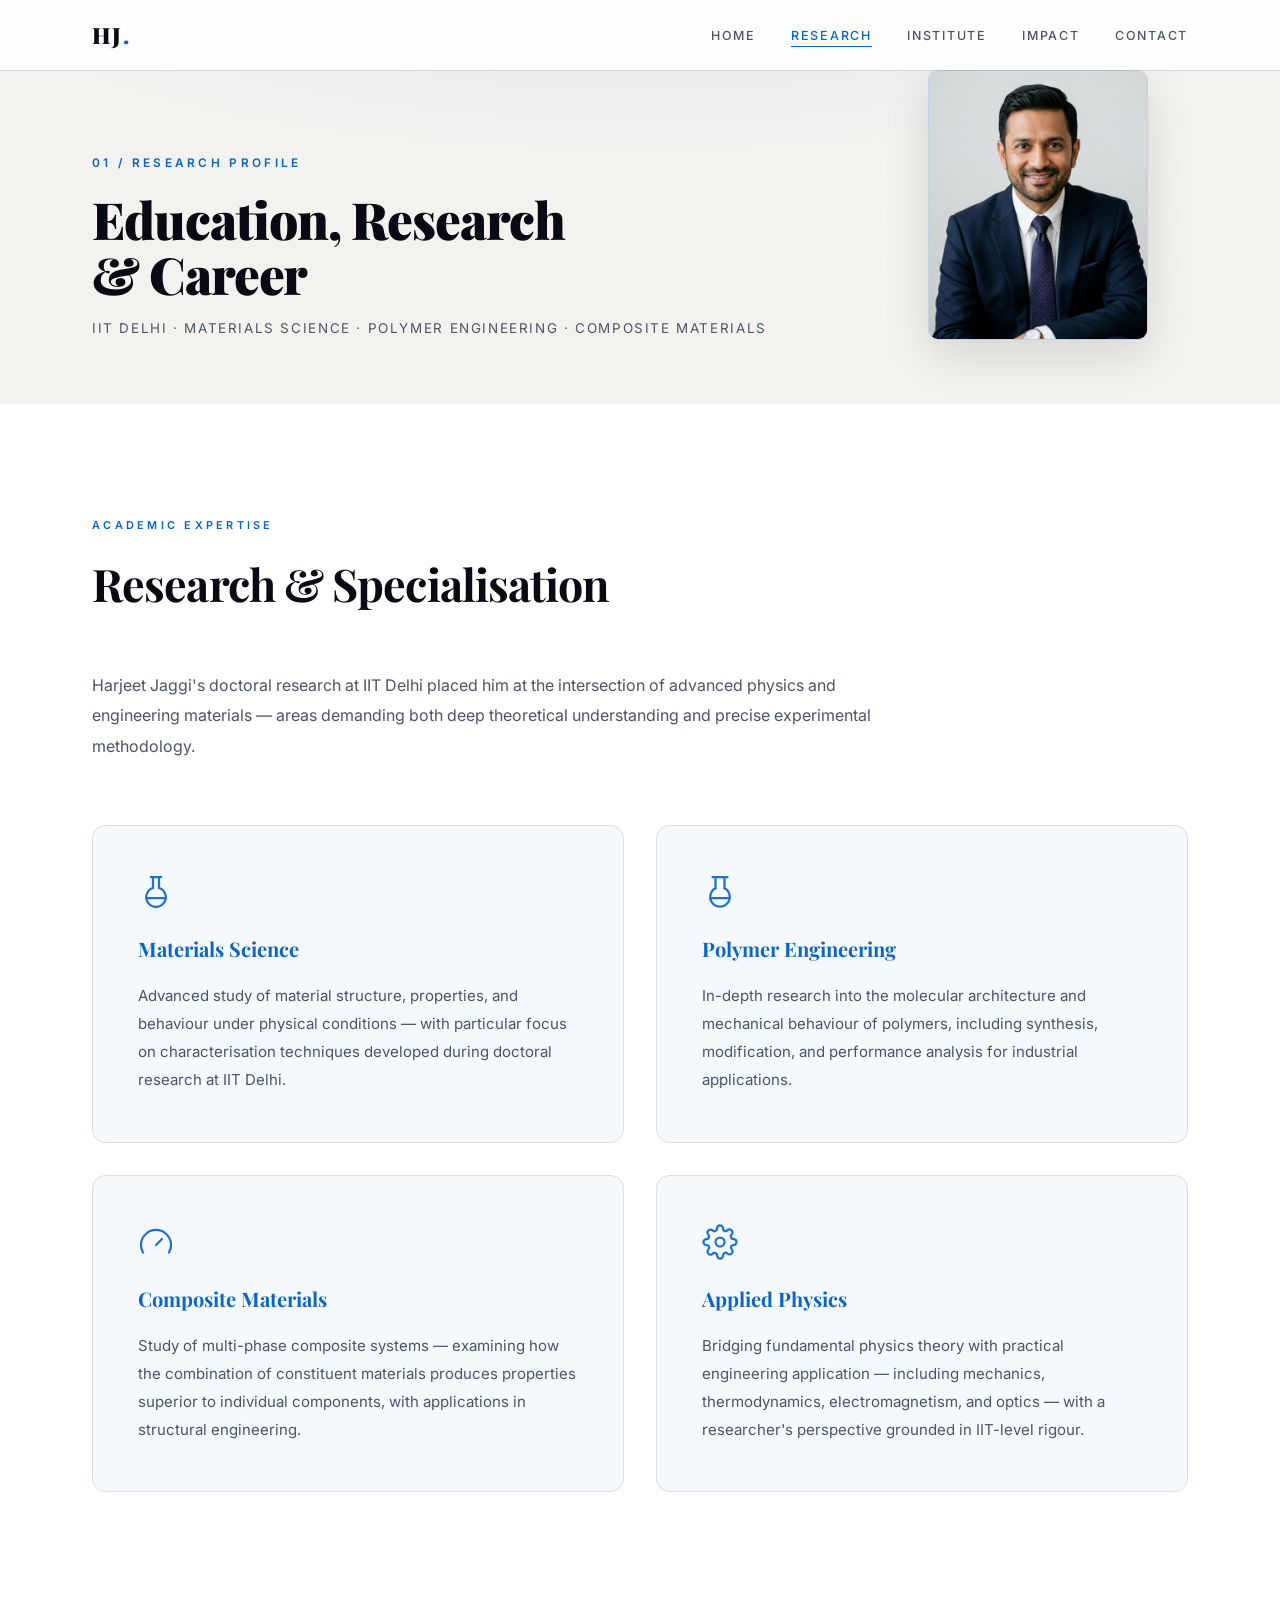
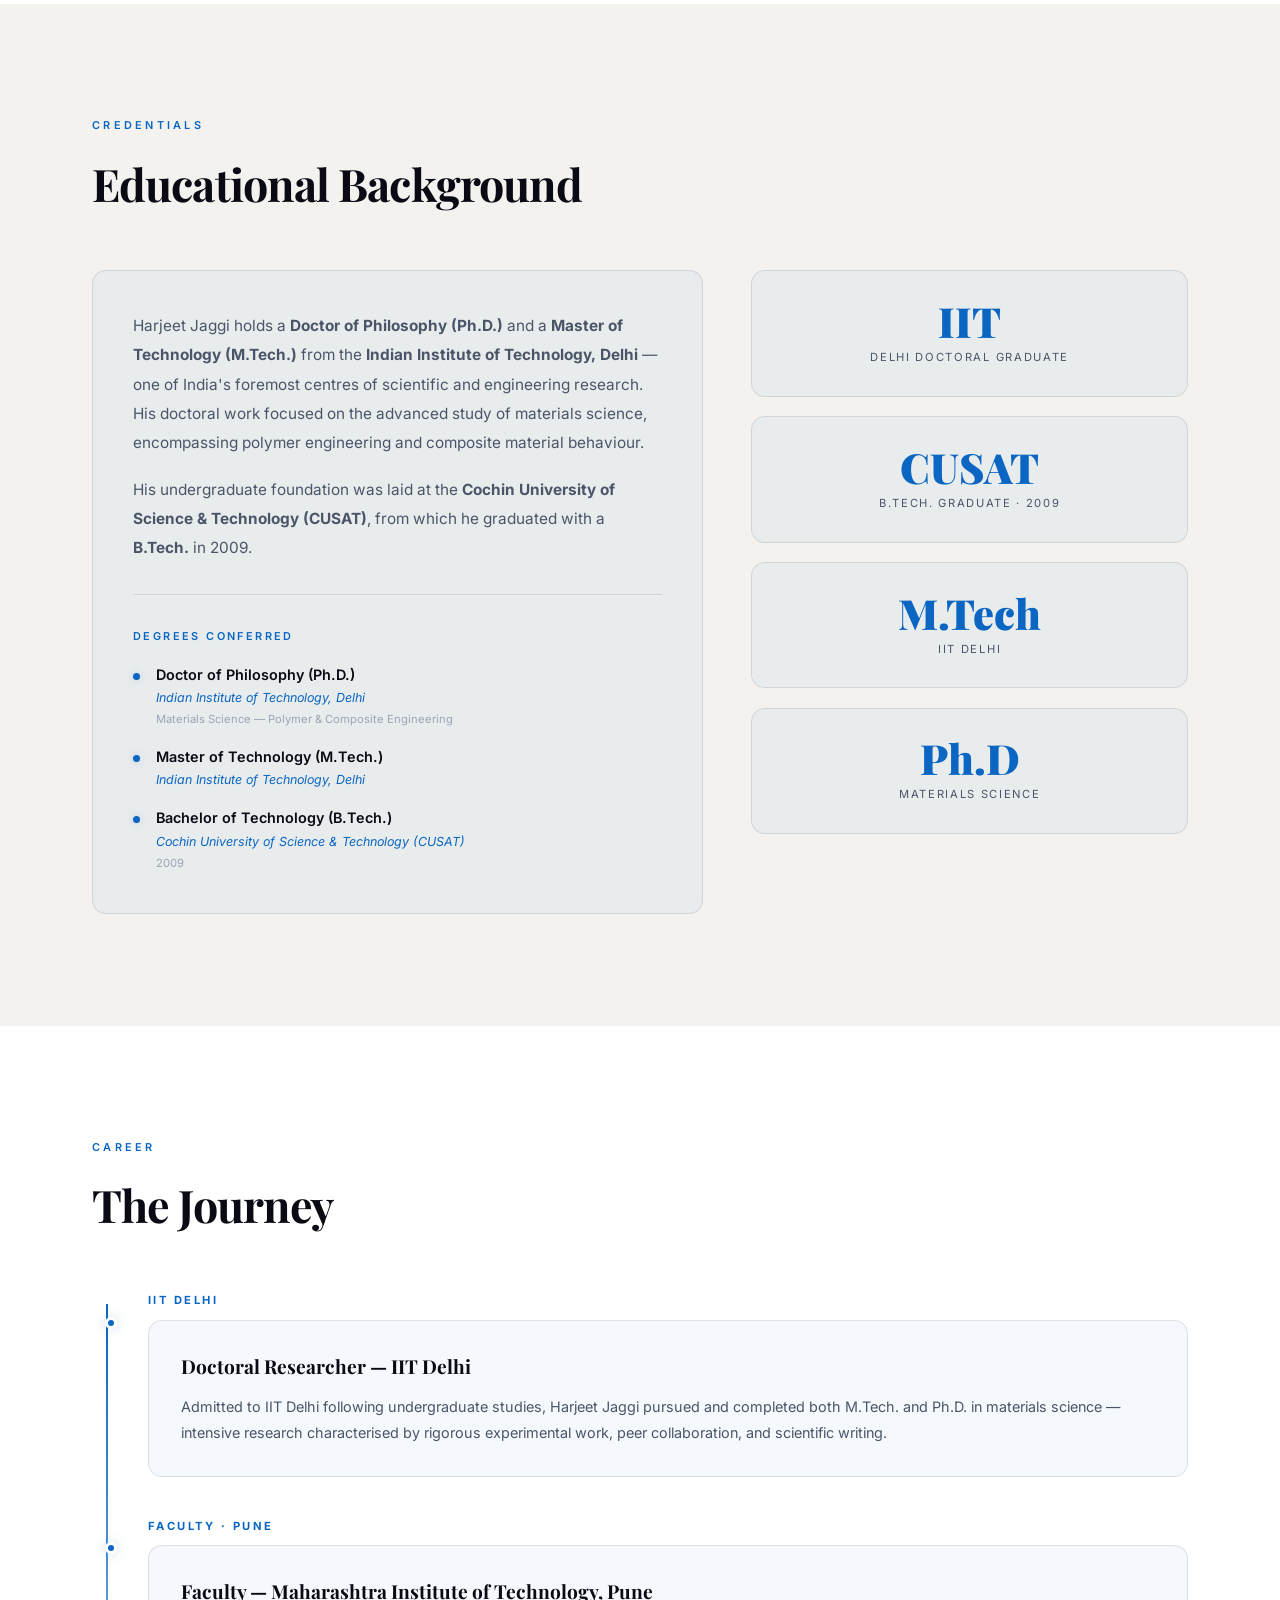
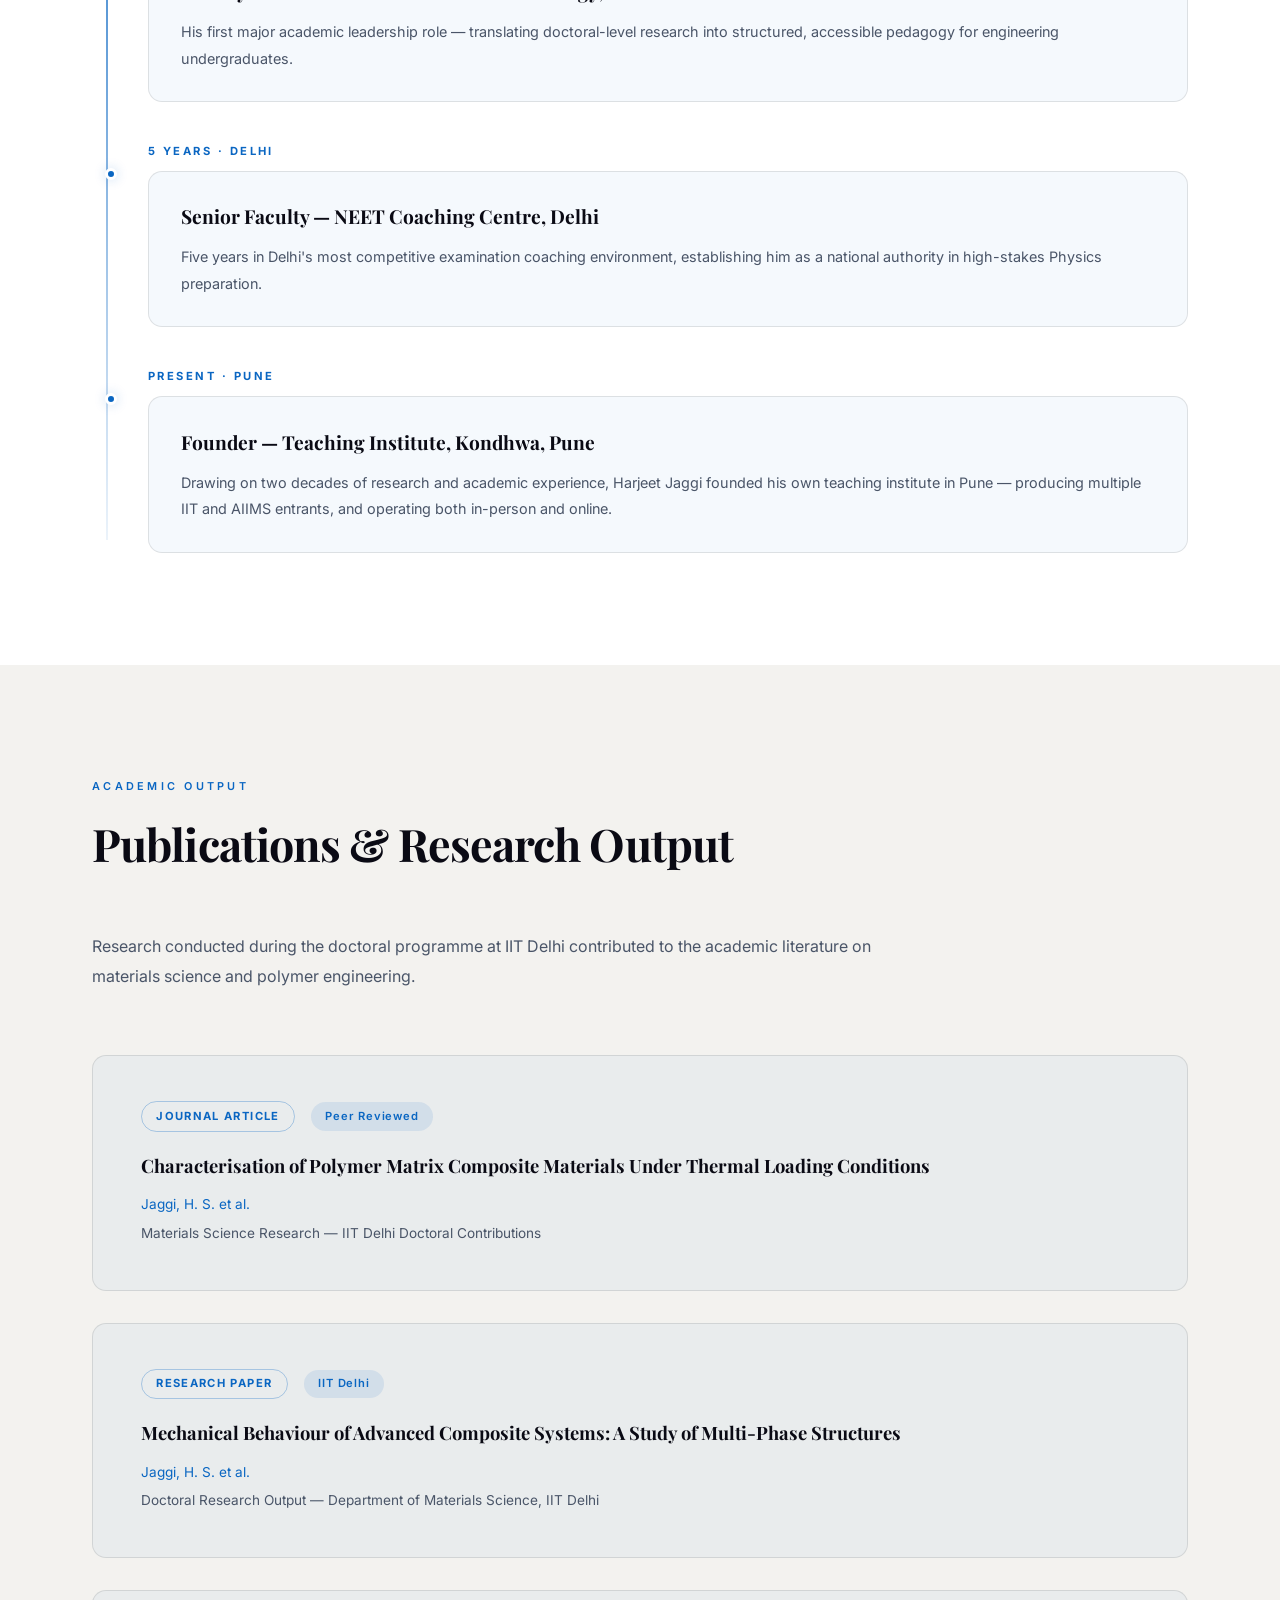
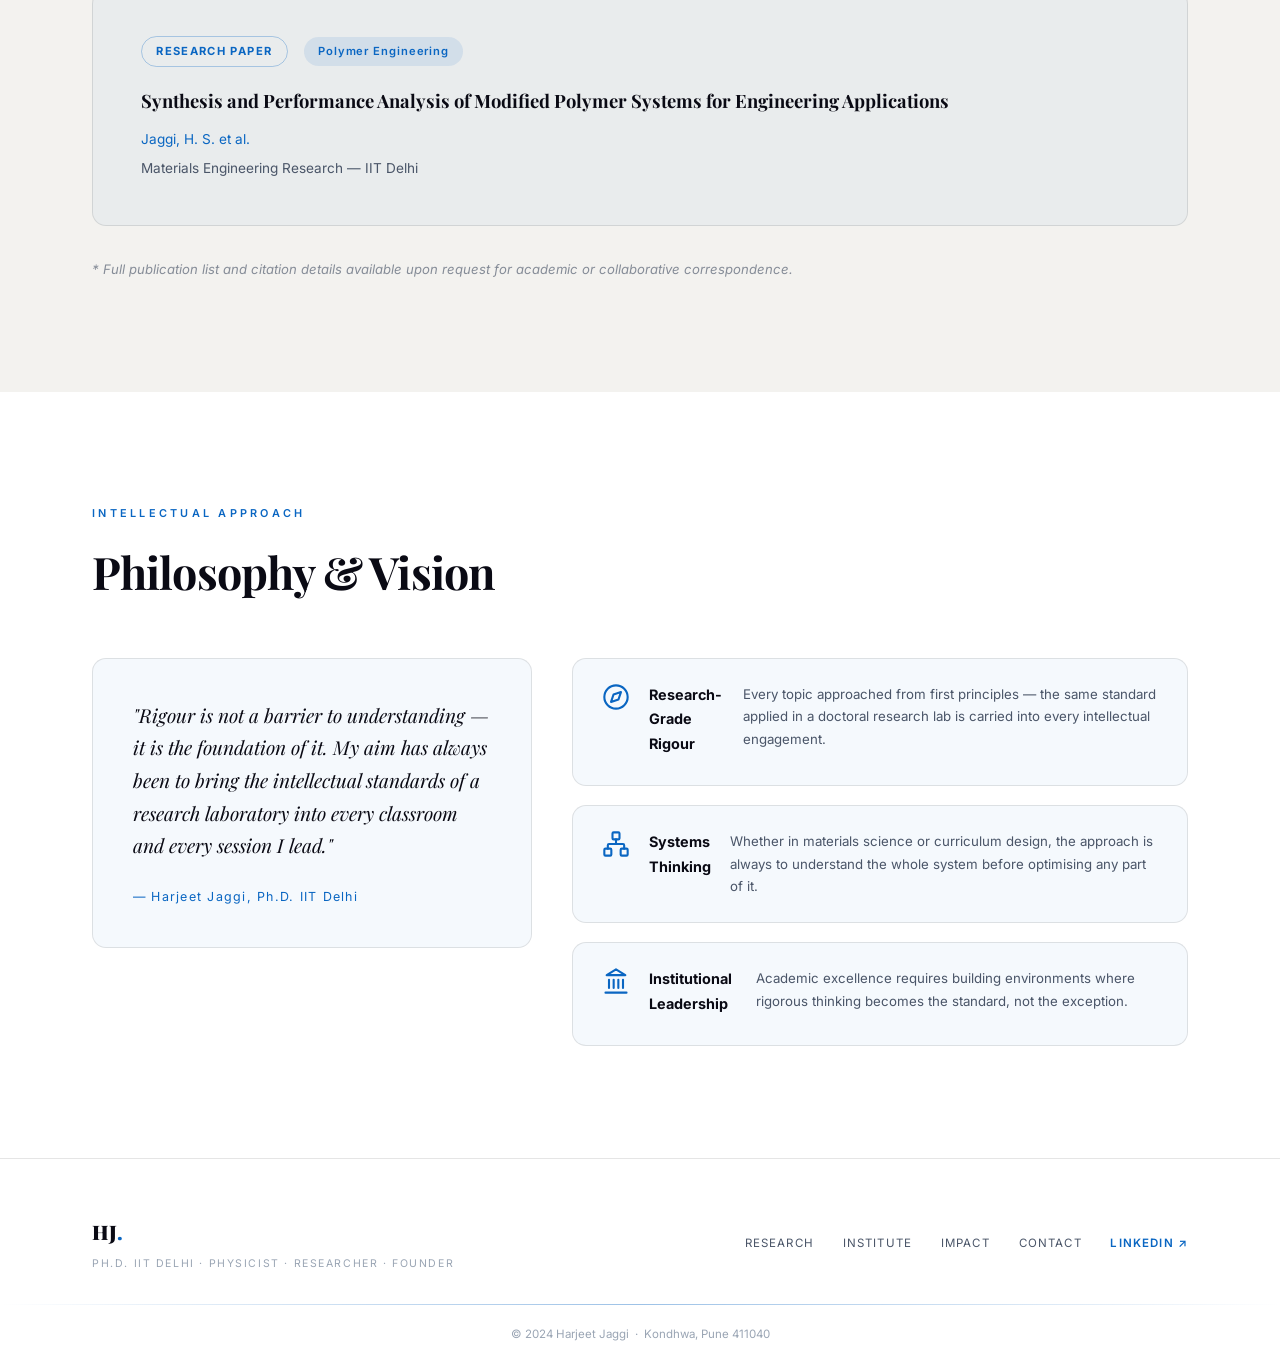
<file: profile.html>
<!DOCTYPE html>
<html lang="en">

<head>
    <meta charset="UTF-8" />
    <meta name="viewport" content="width=device-width, initial-scale=1.0" />
    <title>Research Profile — Harjeet Jaggi | Ph.D. IIT Delhi · Materials Science</title>
    <meta name="description"
        content="Academic and research profile of Harjeet Jaggi — IIT Delhi Ph.D. in materials science, polymer engineering, career journey from MIT Maharashtra to founding a teaching institute in Pune." />
    <link rel="preconnect" href="https://fonts.googleapis.com" />
    <link rel="preconnect" href="https://fonts.gstatic.com" crossorigin />
    <link
        href="https://fonts.googleapis.com/css2?family=Playfair+Display:ital,wght@0,400;0,700;0,900;1,400&family=Inter:wght@300;400;500;600;700&display=swap"
        rel="stylesheet" />
    <link rel="stylesheet" href="style.css" />
    <script>if (window.innerWidth < 768) { window.location.replace('index.html'); }</script>
</head>

<body>

    <nav id="main-nav" role="navigation">
        <div class="nav-inner">
            <a href="desktop.html" class="nav-logo">HJ<span class="accent">.</span></a>
            <ul class="nav-links" id="nav-links-list">
                <li><a href="desktop.html" class="nav-link">Home</a></li>
                <li><a href="profile.html" class="nav-link active">Research</a></li>
                <li><a href="teaching.html" class="nav-link">Institute</a></li>
                <li><a href="testimonials.html" class="nav-link">Impact</a></li>
                <li><a href="contact.html" class="nav-link">Contact</a></li>
            </ul>
            <button class="nav-toggle" id="nav-toggle-btn" aria-label="Toggle navigation">
                <span></span><span></span><span></span>
            </button>
        </div>
    </nav>

    <!-- PAGE HERO -->
    <section class="page-hero" aria-label="Research Profile">
        <div class="hero-grid-bg" aria-hidden="true"></div>
        <div class="container page-hero-inner">
            <div class="page-hero-text">
                <p class="hero-eyebrow">01 / Research Profile</p>
                <h1 class="page-hero-title">Education, Research<br />&amp; Career</h1>
                <p class="page-hero-sub">IIT Delhi · Materials Science · Polymer Engineering · Composite Materials</p>
            </div>
            <div class="page-hero-portrait">
                <img src="portrait.png" alt="Harjeet Jaggi" class="page-portrait" />
            </div>
        </div>
    </section>

    <!-- RESEARCH & EXPERTISE -->
    <section id="research" class="section section-alt reveal" aria-label="Research and Expertise">
        <div class="container">
            <div class="section-label">Academic Expertise</div>
            <h2 class="section-heading">Research &amp; Specialisation</h2>
            <p class="teaches-intro">
                Harjeet Jaggi's doctoral research at IIT Delhi placed him at the intersection of advanced
                physics and engineering materials — areas demanding both deep theoretical understanding
                and precise experimental methodology.
            </p>

            <div class="research-grid">
                <div class="research-card glass-card reveal-child">
                    <div class="rc-icon" aria-hidden="true">
                        <svg xmlns="http://www.w3.org/2000/svg" width="36" height="36" viewBox="0 0 24 24" fill="none"
                            stroke="currentColor" stroke-width="1.5" stroke-linecap="round" stroke-linejoin="round">
                            <path d="M10 2v7.31" />
                            <path d="M14 9.3V1.99" />
                            <path d="M8.5 2h7" />
                            <path d="M14 9.3a6.5 6.5 0 1 1-4 0" />
                            <path d="M5.52 16h12.96" />
                        </svg>
                    </div>
                    <h3 class="rc-title">Materials Science</h3>
                    <p class="rc-desc">Advanced study of material structure, properties, and behaviour under physical
                        conditions — with particular focus on characterisation techniques developed during doctoral
                        research at IIT Delhi.</p>
                </div>
                <div class="research-card glass-card reveal-child">
                    <div class="rc-icon" aria-hidden="true">
                        <svg xmlns="http://www.w3.org/2000/svg" width="36" height="36" viewBox="0 0 24 24" fill="none"
                            stroke="currentColor" stroke-width="1.5" stroke-linecap="round" stroke-linejoin="round">
                            <path d="M9 2v7.5" />
                            <path d="M15 2v7.5" />
                            <path d="M7 2h10" />
                            <path d="M15 9.5a6.5 6.5 0 1 1-6 0" />
                            <path d="M5.52 16h12.96" />
                        </svg>
                    </div>
                    <h3 class="rc-title">Polymer Engineering</h3>
                    <p class="rc-desc">In-depth research into the molecular architecture and mechanical behaviour of
                        polymers, including synthesis, modification, and performance analysis for industrial
                        applications.</p>
                </div>
                <div class="research-card glass-card reveal-child">
                    <div class="rc-icon" aria-hidden="true">
                        <svg xmlns="http://www.w3.org/2000/svg" width="36" height="36" viewBox="0 0 24 24" fill="none"
                            stroke="currentColor" stroke-width="1.5" stroke-linecap="round" stroke-linejoin="round">
                            <path d="m12 14 4-4" />
                            <path d="M3.34 19a10 10 0 1 1 17.32 0" />
                        </svg>
                    </div>
                    <h3 class="rc-title">Composite Materials</h3>
                    <p class="rc-desc">Study of multi-phase composite systems — examining how the combination of
                        constituent materials produces properties superior to individual components, with applications
                        in structural engineering.</p>
                </div>
                <div class="research-card glass-card reveal-child">
                    <div class="rc-icon" aria-hidden="true">
                        <svg xmlns="http://www.w3.org/2000/svg" width="36" height="36" viewBox="0 0 24 24" fill="none"
                            stroke="currentColor" stroke-width="1.5" stroke-linecap="round" stroke-linejoin="round">
                            <circle cx="12" cy="12" r="3" />
                            <path
                                d="M19.4 15a1.65 1.65 0 0 0 .33 1.82l.06.06a2 2 0 0 1 0 2.83 2 2 0 0 1-2.83 0l-.06-.06a1.65 1.65 0 0 0-1.82-.33 1.65 1.65 0 0 0-1 1.51V21a2 2 0 0 1-2 2 2 2 0 0 1-2-2v-.09A1.65 1.65 0 0 0 9 19.4a1.65 1.65 0 0 0-1.82.33l-.06.06a2 2 0 0 1-2.83 0 2 2 0 0 1 0-2.83l.06-.06a1.65 1.65 0 0 0 .33-1.82 1.65 1.65 0 0 0-1.51-1H3a2 2 0 0 1-2-2 2 2 0 0 1 2-2h.09A1.65 1.65 0 0 0 4.6 9a1.65 1.65 0 0 0-.33-1.82l-.06-.06a2 2 0 0 1 0-2.83 2 2 0 0 1 2.83 0l.06.06a1.65 1.65 0 0 0 1.82.33H9a1.65 1.65 0 0 0 1-1.51V3a2 2 0 0 1 2-2 2 2 0 0 1 2 2v.09a1.65 1.65 0 0 0 1 1.51 1.65 1.65 0 0 0 1.82-.33l.06-.06a2 2 0 0 1 2.83 0 2 2 0 0 1 0 2.83l-.06.06a1.65 1.65 0 0 0-.33 1.82V9a1.65 1.65 0 0 0 1.51 1H21a2 2 0 0 1 2 2 2 2 0 0 1-2 2h-.09a1.65 1.65 0 0 0-1.51 1Z" />
                        </svg>
                    </div>
                    <h3 class="rc-title">Applied Physics</h3>
                    <p class="rc-desc">Bridging fundamental physics theory with practical engineering application —
                        including mechanics, thermodynamics, electromagnetism, and optics — with a researcher's
                        perspective grounded in IIT-level rigour.</p>
                </div>
            </div>
        </div>
    </section>

    <!-- EDUCATION -->
    <section id="education" class="section reveal" aria-label="Education">
        <div class="container">
            <div class="section-label">Credentials</div>
            <h2 class="section-heading">Educational Background</h2>
            <div class="profile-grid">

                <div class="profile-bio glass-card">
                    <p class="bio-text">
                        Harjeet Jaggi holds a <strong>Doctor of Philosophy (Ph.D.)</strong> and a
                        <strong>Master of Technology (M.Tech.)</strong> from the
                        <strong>Indian Institute of Technology, Delhi</strong> — one of India's foremost
                        centres of scientific and engineering research. His doctoral work focused on the
                        advanced study of materials science, encompassing polymer engineering and composite
                        material behaviour.
                    </p>
                    <p class="bio-text">
                        His undergraduate foundation was laid at the
                        <strong>Cochin University of Science &amp; Technology (CUSAT)</strong>, from which
                        he graduated with a <strong>B.Tech.</strong> in 2009.
                    </p>

                    <div class="edu-block">
                        <div class="edu-heading">Degrees Conferred</div>
                        <div class="edu-item">
                            <span class="edu-dot" aria-hidden="true"></span>
                            <div>
                                <div class="edu-degree">Doctor of Philosophy (Ph.D.)</div>
                                <div class="edu-inst">Indian Institute of Technology, Delhi</div>
                                <div class="edu-year">Materials Science — Polymer &amp; Composite Engineering</div>
                            </div>
                        </div>
                        <div class="edu-item">
                            <span class="edu-dot" aria-hidden="true"></span>
                            <div>
                                <div class="edu-degree">Master of Technology (M.Tech.)</div>
                                <div class="edu-inst">Indian Institute of Technology, Delhi</div>
                            </div>
                        </div>
                        <div class="edu-item">
                            <span class="edu-dot" aria-hidden="true"></span>
                            <div>
                                <div class="edu-degree">Bachelor of Technology (B.Tech.)</div>
                                <div class="edu-inst">Cochin University of Science &amp; Technology (CUSAT)</div>
                                <div class="edu-year">2009</div>
                            </div>
                        </div>
                    </div>
                </div>

                <div class="profile-stats">
                    <div class="stat-card glass-card reveal-child">
                        <span class="stat-number">IIT</span>
                        <span class="stat-label">Delhi Doctoral Graduate</span>
                    </div>
                    <div class="stat-card glass-card reveal-child">
                        <span class="stat-number">CUSAT</span>
                        <span class="stat-label">B.Tech. Graduate · 2009</span>
                    </div>
                    <div class="stat-card glass-card reveal-child">
                        <span class="stat-number">M.Tech</span>
                        <span class="stat-label">IIT Delhi</span>
                    </div>
                    <div class="stat-card glass-card reveal-child">
                        <span class="stat-number">Ph.D</span>
                        <span class="stat-label">Materials Science</span>
                    </div>
                </div>

            </div>
        </div>
    </section>

    <!-- CAREER JOURNEY -->
    <section id="journey" class="section section-alt reveal" aria-label="Career Journey">
        <div class="container">
            <div class="section-label">Career</div>
            <h2 class="section-heading">The Journey</h2>

            <div class="journey-timeline">

                <div class="jt-item reveal-child">
                    <div class="jt-dot" aria-hidden="true"></div>
                    <div class="jt-year">IIT Delhi</div>
                    <div class="jt-card glass-card">
                        <h3 class="jt-title">Doctoral Researcher — IIT Delhi</h3>
                        <p class="jt-desc">Admitted to IIT Delhi following undergraduate studies, Harjeet Jaggi pursued
                            and completed both M.Tech. and Ph.D. in materials science — intensive research characterised
                            by rigorous experimental work, peer collaboration, and scientific writing.</p>
                    </div>
                </div>

                <div class="jt-item reveal-child">
                    <div class="jt-dot" aria-hidden="true"></div>
                    <div class="jt-year">Faculty · Pune</div>
                    <div class="jt-card glass-card">
                        <h3 class="jt-title">Faculty — Maharashtra Institute of Technology, Pune</h3>
                        <p class="jt-desc">His first major academic leadership role — translating doctoral-level
                            research into structured, accessible pedagogy for engineering undergraduates.</p>
                    </div>
                </div>

                <div class="jt-item reveal-child">
                    <div class="jt-dot" aria-hidden="true"></div>
                    <div class="jt-year">5 Years · Delhi</div>
                    <div class="jt-card glass-card">
                        <h3 class="jt-title">Senior Faculty — NEET Coaching Centre, Delhi</h3>
                        <p class="jt-desc">Five years in Delhi's most competitive examination coaching environment,
                            establishing him as a national authority in high-stakes Physics preparation.</p>
                    </div>
                </div>

                <div class="jt-item reveal-child">
                    <div class="jt-dot" aria-hidden="true"></div>
                    <div class="jt-year">Present · Pune</div>
                    <div class="jt-card glass-card">
                        <h3 class="jt-title">Founder — Teaching Institute, Kondhwa, Pune</h3>
                        <p class="jt-desc">Drawing on two decades of research and academic experience, Harjeet Jaggi
                            founded his own teaching institute in Pune — producing multiple IIT and AIIMS entrants, and
                            operating both in-person and online.</p>
                    </div>
                </div>

            </div>
        </div>
    </section>

    <!-- PUBLICATIONS -->
    <section id="publications" class="section reveal" aria-label="Publications">
        <div class="container">
            <div class="section-label">Academic Output</div>
            <h2 class="section-heading">Publications &amp; Research Output</h2>
            <p class="teaches-intro">
                Research conducted during the doctoral programme at IIT Delhi contributed to the academic
                literature on materials science and polymer engineering.
            </p>

            <div class="pub-list">

                <div class="pub-item glass-card reveal-child">
                    <div class="pub-meta">
                        <span class="pub-type">Journal Article</span>
                        <span class="cite-badge">Peer Reviewed</span>
                    </div>
                    <h3 class="pub-title">Characterisation of Polymer Matrix Composite Materials Under Thermal Loading
                        Conditions</h3>
                    <p class="pub-authors">Jaggi, H. S. et al.</p>
                    <p class="pub-venue">Materials Science Research — IIT Delhi Doctoral Contributions</p>
                </div>

                <div class="pub-item glass-card reveal-child">
                    <div class="pub-meta">
                        <span class="pub-type">Research Paper</span>
                        <span class="cite-badge">IIT Delhi</span>
                    </div>
                    <h3 class="pub-title">Mechanical Behaviour of Advanced Composite Systems: A Study of Multi-Phase
                        Structures</h3>
                    <p class="pub-authors">Jaggi, H. S. et al.</p>
                    <p class="pub-venue">Doctoral Research Output — Department of Materials Science, IIT Delhi</p>
                </div>

                <div class="pub-item glass-card reveal-child">
                    <div class="pub-meta">
                        <span class="pub-type">Research Paper</span>
                        <span class="cite-badge">Polymer Engineering</span>
                    </div>
                    <h3 class="pub-title">Synthesis and Performance Analysis of Modified Polymer Systems for Engineering
                        Applications</h3>
                    <p class="pub-authors">Jaggi, H. S. et al.</p>
                    <p class="pub-venue">Materials Engineering Research — IIT Delhi</p>
                </div>

            </div>

            <p class="pub-note">* Full publication list and citation details available upon request for academic or
                collaborative correspondence.</p>
        </div>
    </section>

    <!-- PHILOSOPHY -->
    <section id="philosophy" class="section section-alt reveal" aria-label="Philosophy">
        <div class="container">
            <div class="section-label">Intellectual Approach</div>
            <h2 class="section-heading">Philosophy &amp; Vision</h2>
            <div class="philosophy-block">
                <blockquote class="philosophy-quote glass-card">
                    <p class="pq-text">
                        "Rigour is not a barrier to understanding — it is the foundation of it. My aim has
                        always been to bring the intellectual standards of a research laboratory into every
                        classroom and every session I lead."
                    </p>
                    <footer class="pq-attr">— Harjeet Jaggi, Ph.D. IIT Delhi</footer>
                </blockquote>
                <div class="philosophy-points">
                    <div class="phil-point reveal-child glass-card">
                        <div class="pp-icon" aria-hidden="true">
                            <svg xmlns="http://www.w3.org/2000/svg" width="28" height="28" viewBox="0 0 24 24" fill="none" stroke="var(--gold)" stroke-width="1.8" stroke-linecap="round" stroke-linejoin="round"><circle cx="12" cy="12" r="10"/><polygon points="16.24 7.76 14.12 14.12 7.76 16.24 9.88 9.88 16.24 7.76"/></svg>
                        </div>
                        <div class="pp-title">Research-Grade Rigour</div>
                        <p class="pp-desc">Every topic approached from first principles — the same standard applied in a
                            doctoral research lab is carried into every intellectual engagement.</p>
                    </div>
                    <div class="phil-point reveal-child glass-card">
                        <div class="pp-icon" aria-hidden="true">
                            <svg xmlns="http://www.w3.org/2000/svg" width="28" height="28" viewBox="0 0 24 24" fill="none" stroke="var(--gold)" stroke-width="1.8" stroke-linecap="round" stroke-linejoin="round"><rect x="16" y="16" width="6" height="6" rx="1"/><rect x="2" y="16" width="6" height="6" rx="1"/><rect x="9" y="2" width="6" height="6" rx="1"/><path d="M5 16v-3a1 1 0 0 1 1-1h12a1 1 0 0 1 1 1v3"/><path d="M12 12V8"/></svg>
                        </div>
                        <div class="pp-title">Systems Thinking</div>
                        <p class="pp-desc">Whether in materials science or curriculum design, the approach is always to
                            understand the whole system before optimising any part of it.</p>
                    </div>
                    <div class="phil-point reveal-child glass-card">
                        <div class="pp-icon" aria-hidden="true">
                            <svg xmlns="http://www.w3.org/2000/svg" width="28" height="28" viewBox="0 0 24 24" fill="none" stroke="var(--gold)" stroke-width="1.8" stroke-linecap="round" stroke-linejoin="round"><line x1="3" x2="21" y1="22" y2="22"/><line x1="6" x2="6" y1="18" y2="11"/><line x1="10" x2="10" y1="18" y2="11"/><line x1="14" x2="14" y1="18" y2="11"/><line x1="18" x2="18" y1="18" y2="11"/><polygon points="12 2 20 7 4 7"/></svg>
                        </div>
                        <div class="pp-title">Institutional Leadership</div>
                        <p class="pp-desc">Academic excellence requires building environments where rigorous thinking
                            becomes the standard, not the exception.</p>
                    </div>
                </div>
            </div>
        </div>
    </section>

    <footer id="site-footer" role="contentinfo">
        <div class="footer-inner container">
            <div class="footer-brand">
                <span class="footer-logo">HJ<span class="accent">.</span></span>
                <span class="footer-tagline">Ph.D. IIT Delhi · Physicist · Researcher · Founder</span>
            </div>
            <div class="footer-links">
                <a href="profile.html">Research</a>
                <a href="teaching.html">Institute</a>
                <a href="testimonials.html">Impact</a>
                <a href="contact.html">Contact</a>
                <a href="https://www.linkedin.com/in/harjeet-jaggi" target="_blank" rel="noopener"
                    class="footer-linkedin">LinkedIn ↗</a>
            </div>
        </div>
        <div class="gold-rule"></div>
        <div class="footer-copy container">&copy; 2024 Harjeet Jaggi &nbsp;·&nbsp; Kondhwa, Pune 411040</div>
    </footer>

    <script src="script.js"></script>
</body>

</html>
</file>
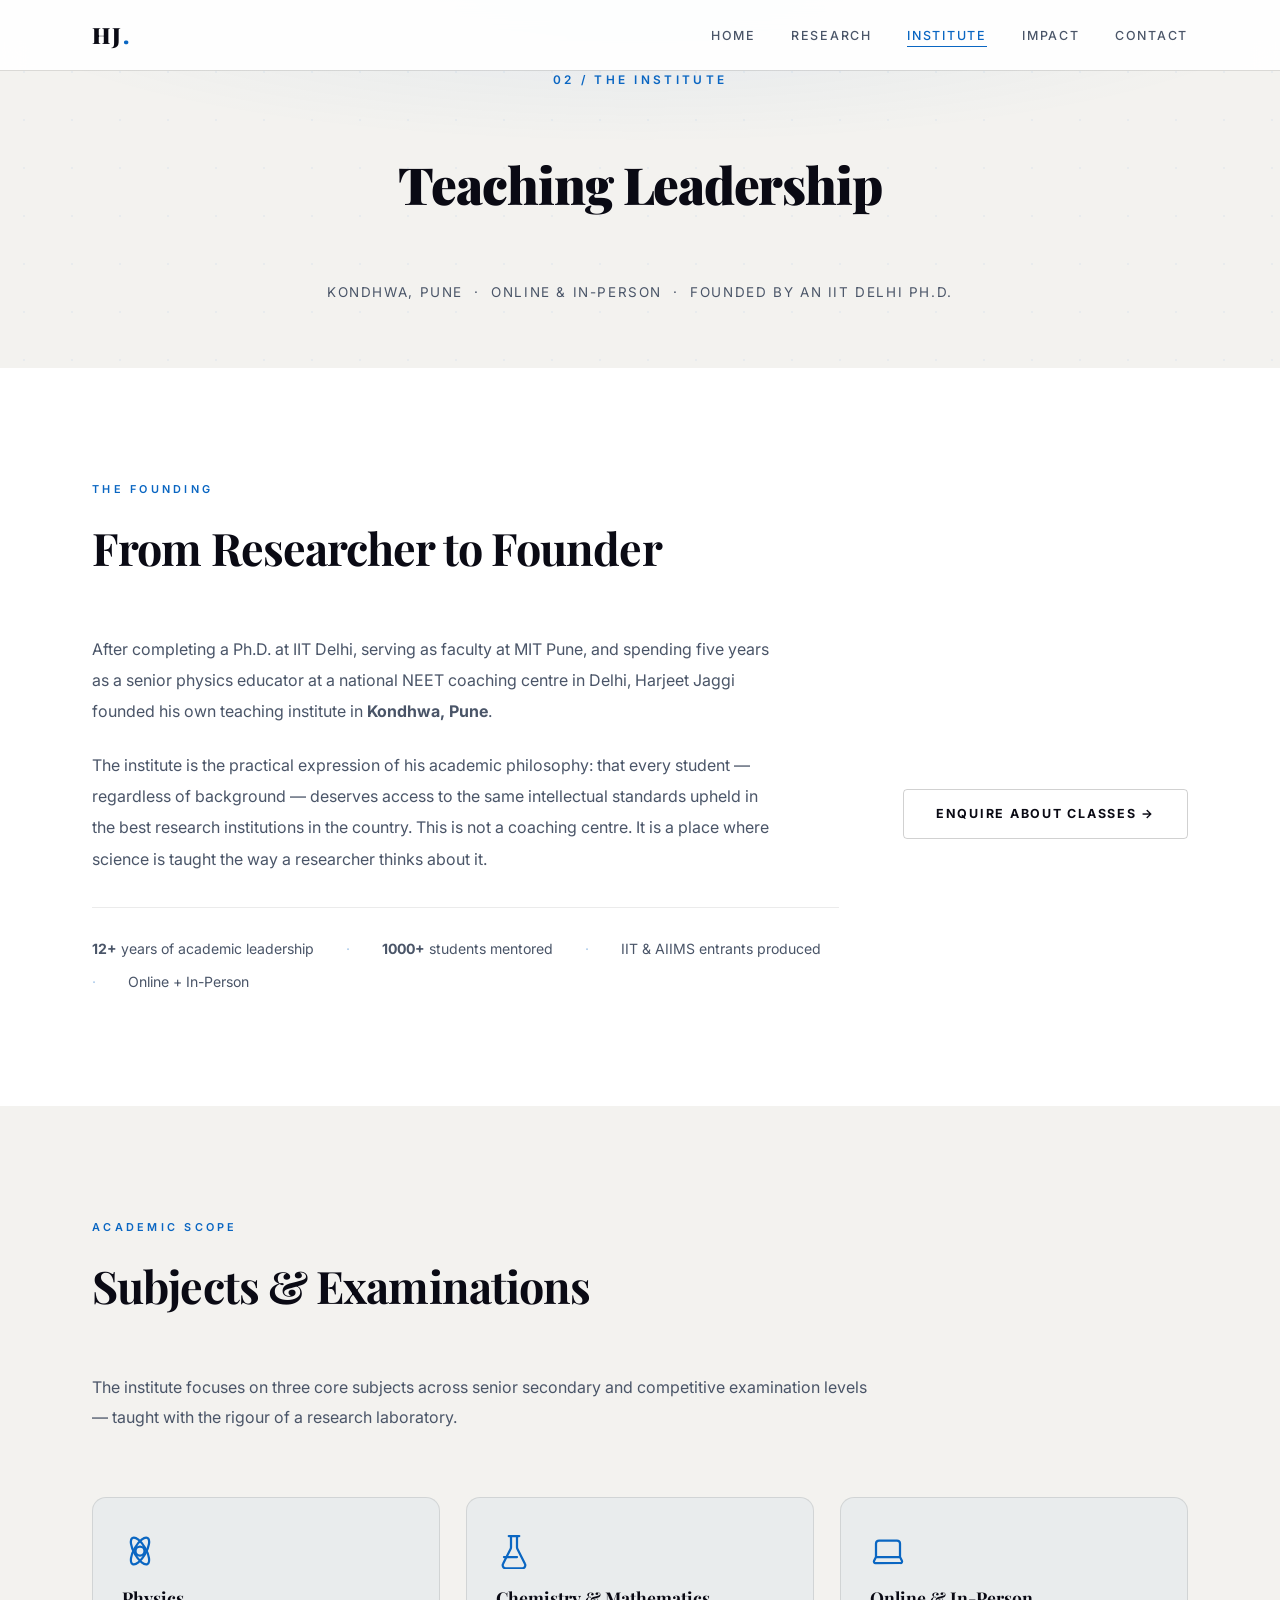
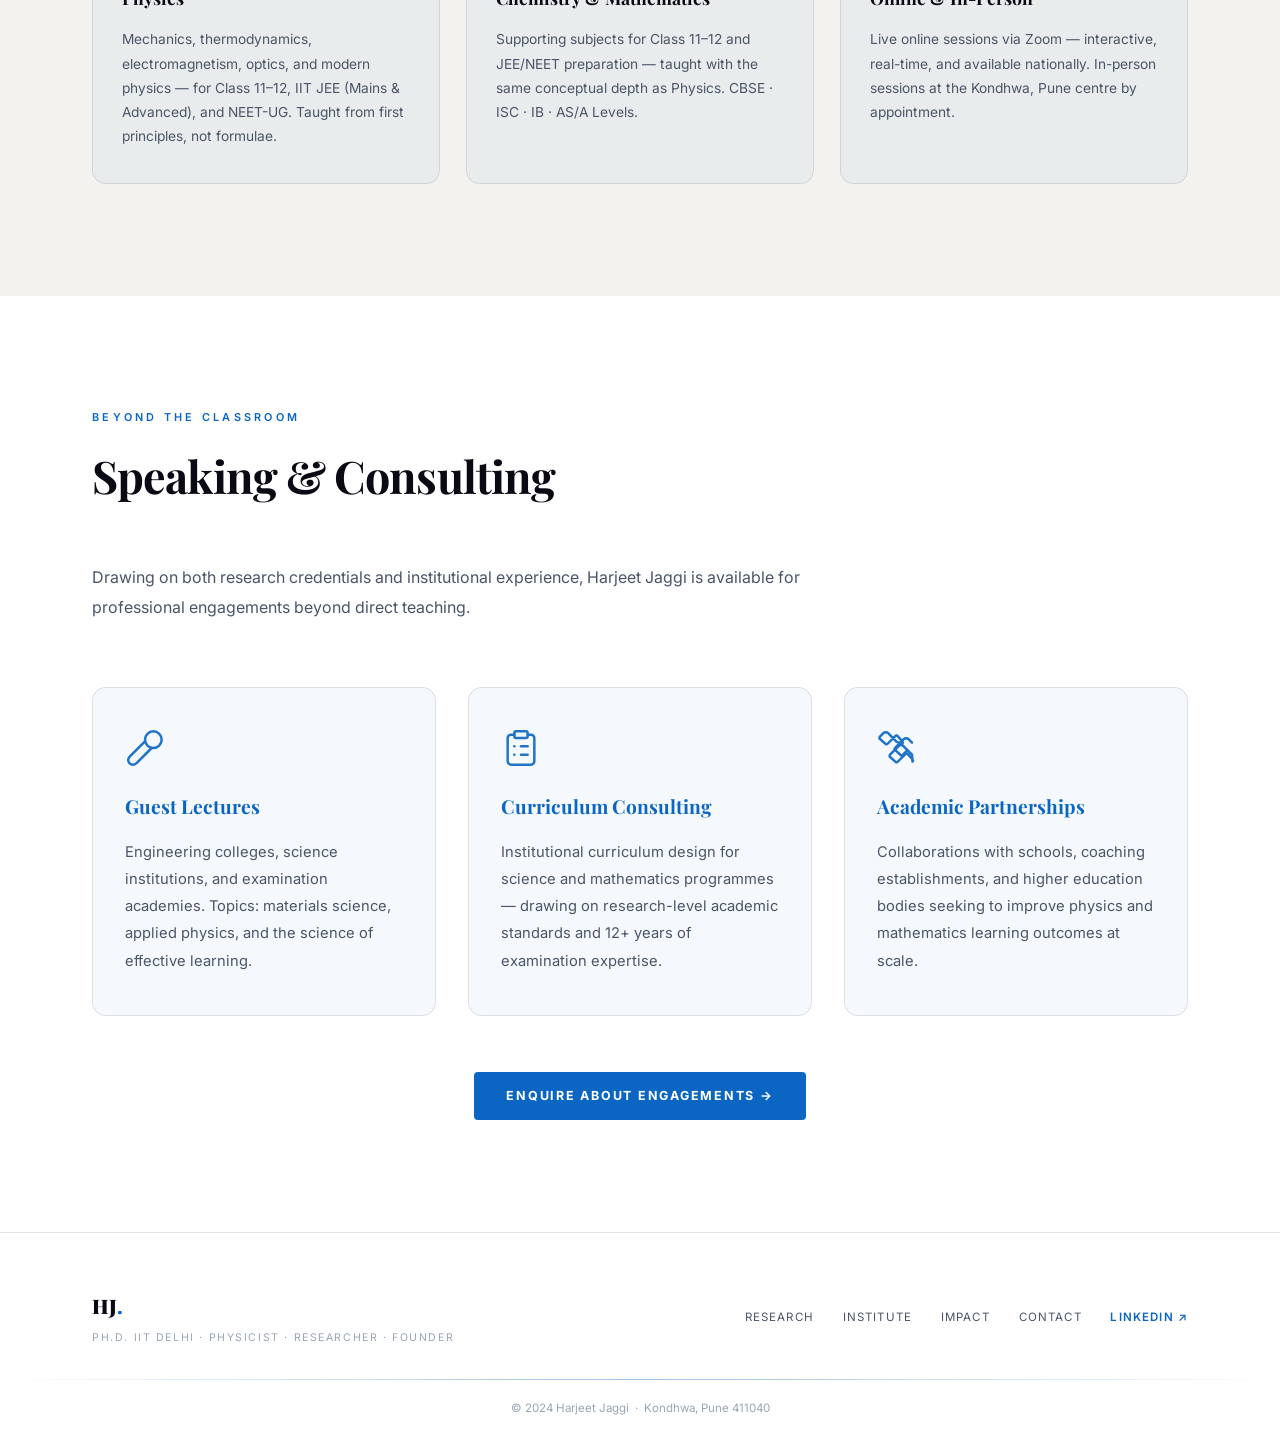
<file: teaching.html>
<!DOCTYPE html>
<html lang="en">

<head>
    <meta charset="UTF-8" />
    <meta name="viewport" content="width=device-width, initial-scale=1.0" />
    <title>Teaching Institute — Harjeet Jaggi | Academic Leadership · Pune</title>
    <meta name="description"
        content="Harjeet Jaggi's teaching institute in Pune — founded by an IIT Delhi Ph.D. physicist. Physics, Chemistry and Mathematics for JEE, NEET and Class 11–12." />
    <link rel="preconnect" href="https://fonts.googleapis.com" />
    <link rel="preconnect" href="https://fonts.gstatic.com" crossorigin />
    <link
        href="https://fonts.googleapis.com/css2?family=Playfair+Display:ital,wght@0,400;0,700;0,900;1,400&family=Inter:wght@300;400;500;600;700&display=swap"
        rel="stylesheet" />
    <link rel="stylesheet" href="style.css" />
    <script>if (window.innerWidth < 768) { window.location.replace('index.html'); }</script>
</head>

<body>

    <nav id="main-nav" role="navigation">
        <div class="nav-inner">
            <a href="desktop.html" class="nav-logo">HJ<span class="accent">.</span></a>
            <ul class="nav-links" id="nav-links-list">
                <li><a href="desktop.html" class="nav-link">Home</a></li>
                <li><a href="profile.html" class="nav-link">Research</a></li>
                <li><a href="teaching.html" class="nav-link active">Institute</a></li>
                <li><a href="testimonials.html" class="nav-link">Impact</a></li>
                <li><a href="contact.html" class="nav-link">Contact</a></li>
            </ul>
            <button class="nav-toggle" id="nav-toggle-btn" aria-label="Toggle navigation">
                <span></span><span></span><span></span>
            </button>
        </div>
    </nav>

    <!-- PAGE HERO -->
    <section class="page-hero page-hero--wide" aria-label="Teaching Institute">
        <div class="hero-grid-bg" aria-hidden="true"></div>
        <div class="container page-hero-inner page-hero-inner--center">
            <p class="hero-eyebrow">02 / The Institute</p>
            <h1 class="page-hero-title">Teaching Leadership</h1>
            <p class="page-hero-sub">Kondhwa, Pune &nbsp;·&nbsp; Online &amp; In-Person &nbsp;·&nbsp; Founded by an IIT
                Delhi Ph.D.</p>
        </div>
    </section>

    <!-- FOUNDERSHIP STORY -->
    <section id="institute" class="section section-alt reveal" aria-label="The Institute">
        <div class="container">
            <div class="section-label">The Founding</div>
            <h2 class="section-heading">From Researcher to Founder</h2>

            <div class="teaching-leader-block reveal-child">
                <div class="tl-text">
                    <p class="tl-desc">
                        After completing a Ph.D. at IIT Delhi, serving as faculty at MIT Pune, and spending
                        five years as a senior physics educator at a national NEET coaching centre in Delhi,
                        Harjeet Jaggi founded his own teaching institute in <strong>Kondhwa, Pune</strong>.
                    </p>
                    <p class="tl-desc">
                        The institute is the practical expression of his academic philosophy: that every student —
                        regardless of background — deserves access to the same intellectual standards upheld in the
                        best research institutions in the country. This is not a coaching centre. It is a place where
                        science is taught the way a researcher thinks about it.
                    </p>
                    <div class="tl-facts">
                        <span class="tl-fact"><strong>12+</strong> years of academic leadership</span>
                        <span class="tl-sep" aria-hidden="true">·</span>
                        <span class="tl-fact"><strong>1000+</strong> students mentored</span>
                        <span class="tl-sep" aria-hidden="true">·</span>
                        <span class="tl-fact">IIT &amp; AIIMS entrants produced</span>
                        <span class="tl-sep" aria-hidden="true">·</span>
                        <span class="tl-fact">Online + In-Person</span>
                    </div>
                </div>
                <div class="tl-cta">
                    <a href="contact.html" class="btn btn-secondary">Enquire About Classes →</a>
                </div>
            </div>
        </div>
    </section>

    <!-- ACADEMIC SCOPE (condensed, 25%) -->
    <section id="scope" class="section reveal" aria-label="Teaching Scope">
        <div class="container">
            <div class="section-label">Academic Scope</div>
            <h2 class="section-heading">Subjects &amp; Examinations</h2>
            <p class="teaches-intro">
                The institute focuses on three core subjects across senior secondary and competitive
                examination levels — taught with the rigour of a research laboratory.
            </p>

            <div class="modes-grid">
                <div class="mode-card glass-card reveal-child">
                    <div class="mode-icon" aria-hidden="true">
                        <svg xmlns="http://www.w3.org/2000/svg" width="36" height="36" viewBox="0 0 24 24" fill="none" stroke="var(--gold)" stroke-width="1.5" stroke-linecap="round" stroke-linejoin="round"><circle cx="12" cy="12" r="3"></circle><ellipse rx="10" ry="4" cx="12" cy="12" transform="rotate(60 12 12)"></ellipse><ellipse rx="10" ry="4" cx="12" cy="12" transform="rotate(120 12 12)"></ellipse></svg>
                    </div>
                    <h3 class="mode-title">Physics</h3>
                    <p class="mode-desc">Mechanics, thermodynamics, electromagnetism, optics, and modern physics —
                        for Class 11–12, IIT JEE (Mains &amp; Advanced), and NEET-UG. Taught from first principles, not
                        formulae.</p>
                </div>
                <div class="mode-card glass-card reveal-child">
                    <div class="mode-icon" aria-hidden="true">
                        <svg xmlns="http://www.w3.org/2000/svg" width="36" height="36" viewBox="0 0 24 24" fill="none" stroke="var(--gold)" stroke-width="1.5" stroke-linecap="round" stroke-linejoin="round"><path d="M10 2v7.527a2 2 0 0 1-.211.896L4.72 20.55a2 2 0 0 0 1.8 2.95h10.96a2 2 0 0 0 1.8-2.95L14.21 10.42a2 2 0 0 1-.21-.896V2"></path><path d="M8.5 2h7"></path><path d="M14 16H5.33"></path></svg>
                    </div>
                    <h3 class="mode-title">Chemistry &amp; Mathematics</h3>
                    <p class="mode-desc">Supporting subjects for Class 11–12 and JEE/NEET preparation — taught
                        with the same conceptual depth as Physics. CBSE · ISC · IB · AS/A Levels.</p>
                </div>
                <div class="mode-card glass-card reveal-child">
                    <div class="mode-icon" aria-hidden="true">
                        <svg xmlns="http://www.w3.org/2000/svg" width="36" height="36" viewBox="0 0 24 24" fill="none" stroke="var(--gold)" stroke-width="1.5" stroke-linecap="round" stroke-linejoin="round"><path d="M20 16V7a2 2 0 0 0-2-2H6a2 2 0 0 0-2 2v9m16 0H4m16 0 1.28 2.55a1 1 0 0 1-.9 1.45H3.62a1 1 0 0 1-.9-1.45L4 16"></path></svg>
                    </div>
                    <h3 class="mode-title">Online &amp; In-Person</h3>
                    <p class="mode-desc">Live online sessions via Zoom — interactive, real-time, and available
                        nationally. In-person sessions at the Kondhwa, Pune centre by appointment.</p>
                </div>
            </div>
        </div>
    </section>

    <!-- SPEAKING & CONSULTING -->
    <section id="speaking" class="section section-alt reveal" aria-label="Speaking and Consulting">
        <div class="container">
            <div class="section-label">Beyond the Classroom</div>
            <h2 class="section-heading">Speaking &amp; Consulting</h2>
            <p class="teaches-intro">
                Drawing on both research credentials and institutional experience, Harjeet Jaggi
                is available for professional engagements beyond direct teaching.
            </p>

            <div class="speaking-grid">
                <div class="speaking-card glass-card reveal-child">
                    <div class="sk-icon" aria-hidden="true">
                        <svg xmlns="http://www.w3.org/2000/svg" width="40" height="40" viewBox="0 0 24 24" fill="none"
                            stroke="currentColor" stroke-width="1.5" stroke-linecap="round" stroke-linejoin="round">
                            <path d="m12 8-9.04 9.06a2.828 2.828 0 1 0 3.98 3.98L16 12" />
                            <circle cx="17" cy="7" r="5" />
                        </svg>
                    </div>
                    <h3 class="sk-title">Guest Lectures</h3>
                    <p class="sk-desc">Engineering colleges, science institutions, and examination academies.
                        Topics: materials science, applied physics, and the science of effective learning.</p>
                </div>
                <div class="speaking-card glass-card reveal-child">
                    <div class="sk-icon" aria-hidden="true">
                        <svg xmlns="http://www.w3.org/2000/svg" width="40" height="40" viewBox="0 0 24 24" fill="none"
                            stroke="currentColor" stroke-width="1.5" stroke-linecap="round" stroke-linejoin="round">
                            <rect width="8" height="4" x="8" y="2" rx="1" ry="1" />
                            <path d="M16 4h2a2 2 0 0 1 2 2v14a2 2 0 0 1-2 2H6a2 2 0 0 1-2-2V6a2 2 0 0 1 2-2h2" />
                            <path d="M12 11h4" />
                            <path d="M12 16h4" />
                            <path d="M8 11h.01" />
                            <path d="M8 16h.01" />
                        </svg>
                    </div>
                    <h3 class="sk-title">Curriculum Consulting</h3>
                    <p class="sk-desc">Institutional curriculum design for science and mathematics programmes —
                        drawing on research-level academic standards and 12+ years of examination expertise.</p>
                </div>
                <div class="speaking-card glass-card reveal-child">
                    <div class="sk-icon" aria-hidden="true">
                        <svg xmlns="http://www.w3.org/2000/svg" width="40" height="40" viewBox="0 0 24 24" fill="none"
                            stroke="currentColor" stroke-width="1.5" stroke-linecap="round" stroke-linejoin="round">
                            <path
                                d="m21 16-5.16-5.16a2 2 0 0 0-2.83 0l-5.17 5.17c-.4.4-.38 1.05.04 1.42l3.26 2.87c.38.33.94.31 1.29-.05l4.63-4.63c.4-.4 1.05-.38 1.42.04l2.87 3.26c.33.38.31.94-.05 1.29Z" />
                            <path
                                d="m11.83 8.3-5.16-5.17a2 2 0 0 0-2.83 0L1.75 5.21c-.4.4-.38 1.05.04 1.42l3.26 2.87c.38.33.94.31 1.29-.05l4.63-4.63c.4-.4 1.05-.38 1.42.04l2.87 3.26c.33.38.31.94-.05 1.29Z" />
                            <path
                                d="m21 8.84-2.12-2.12a2 2 0 0 0-2.83 0l-5.17 5.17c-.4.4-.38 1.05.04 1.42l3.26 2.87c.38.33.94.31 1.29-.05l2.25-2.25" />
                        </svg>
                    </div>
                    <h3 class="sk-title">Academic Partnerships</h3>
                    <p class="sk-desc">Collaborations with schools, coaching establishments, and higher education
                        bodies seeking to improve physics and mathematics learning outcomes at scale.</p>
                </div>
            </div>

            <div class="speaking-cta">
                <a href="contact.html" class="btn btn-primary">Enquire About Engagements →</a>
            </div>
        </div>
    </section>

    <footer id="site-footer" role="contentinfo">
        <div class="footer-inner container">
            <div class="footer-brand">
                <span class="footer-logo">HJ<span class="accent">.</span></span>
                <span class="footer-tagline">Ph.D. IIT Delhi · Physicist · Researcher · Founder</span>
            </div>
            <div class="footer-links">
                <a href="profile.html">Research</a>
                <a href="teaching.html">Institute</a>
                <a href="testimonials.html">Impact</a>
                <a href="contact.html">Contact</a>
                <a href="https://www.linkedin.com/in/harjeet-jaggi" target="_blank" rel="noopener"
                    class="footer-linkedin">LinkedIn ↗</a>
            </div>
        </div>
        <div class="gold-rule"></div>
        <div class="footer-copy container">&copy; 2024 Harjeet Jaggi &nbsp;·&nbsp; Kondhwa, Pune 411040</div>
    </footer>

    <script src="script.js"></script>
</body>

</html>
</file>
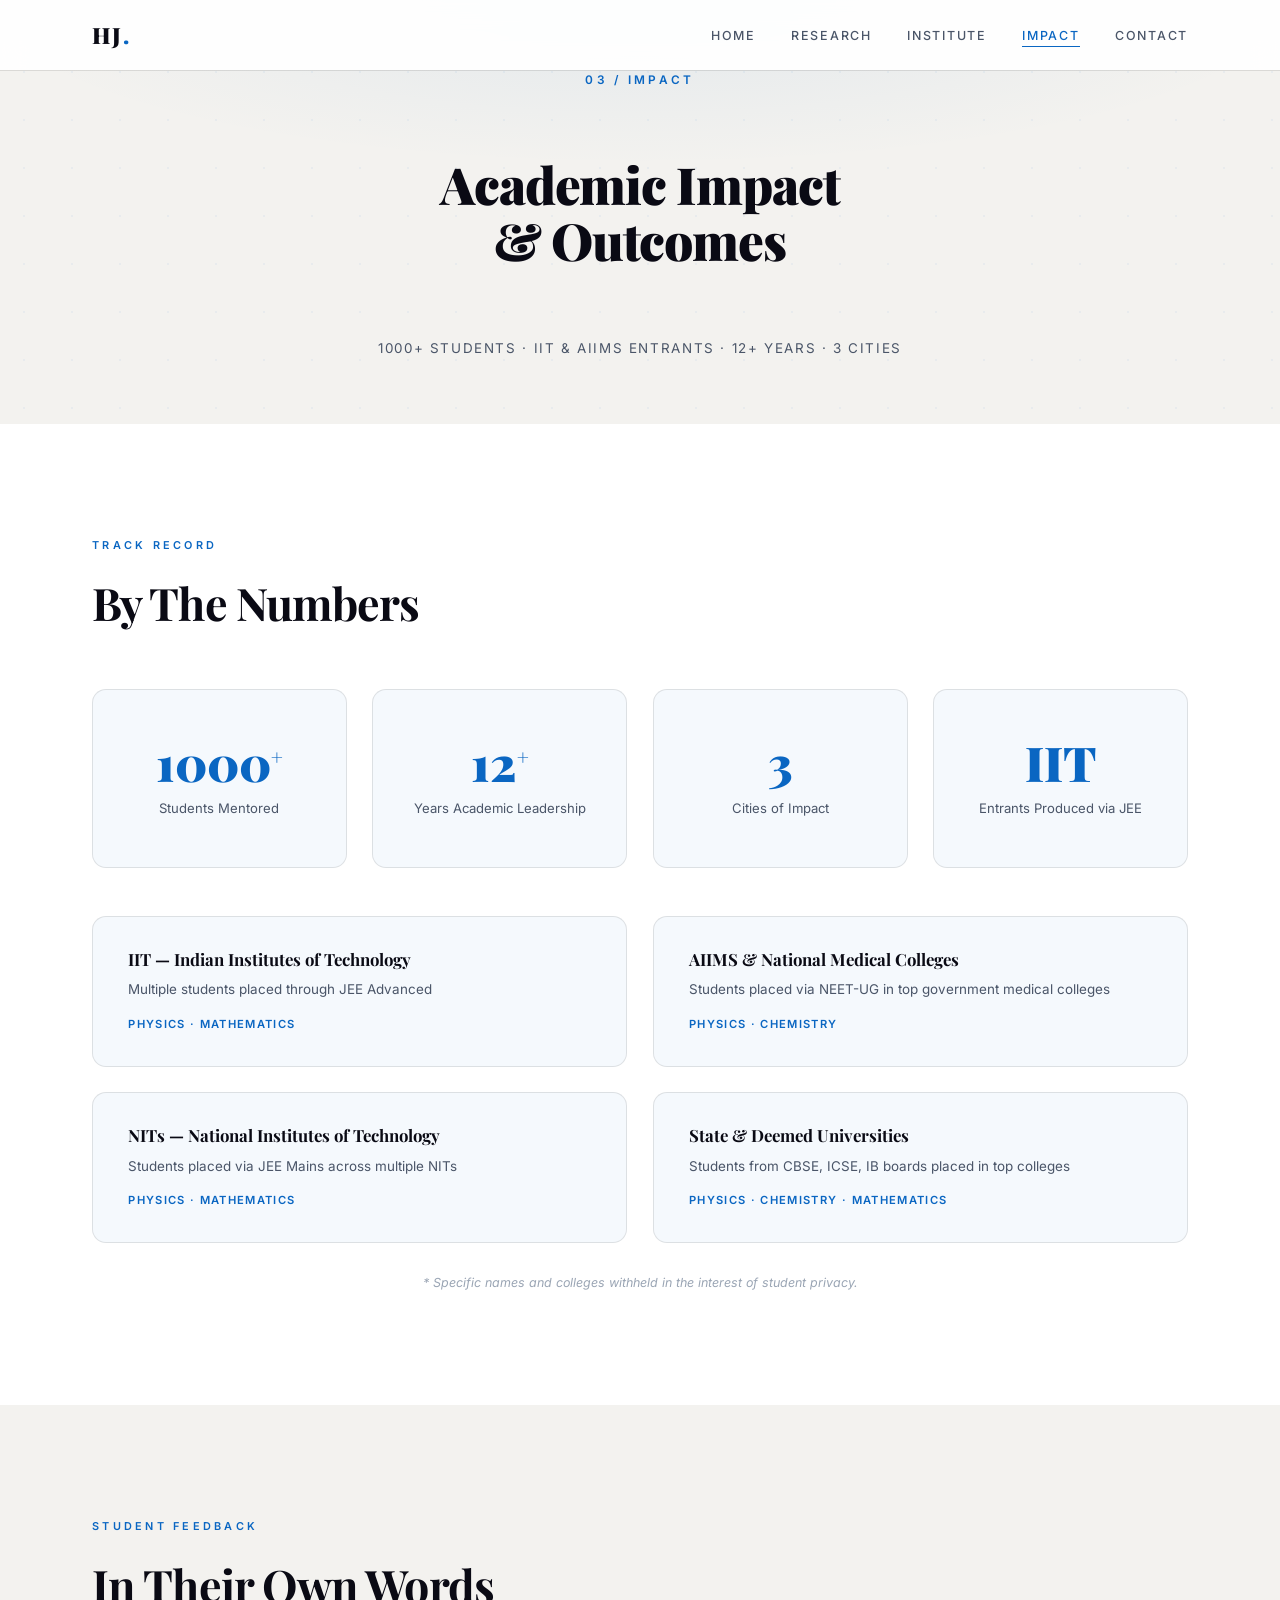
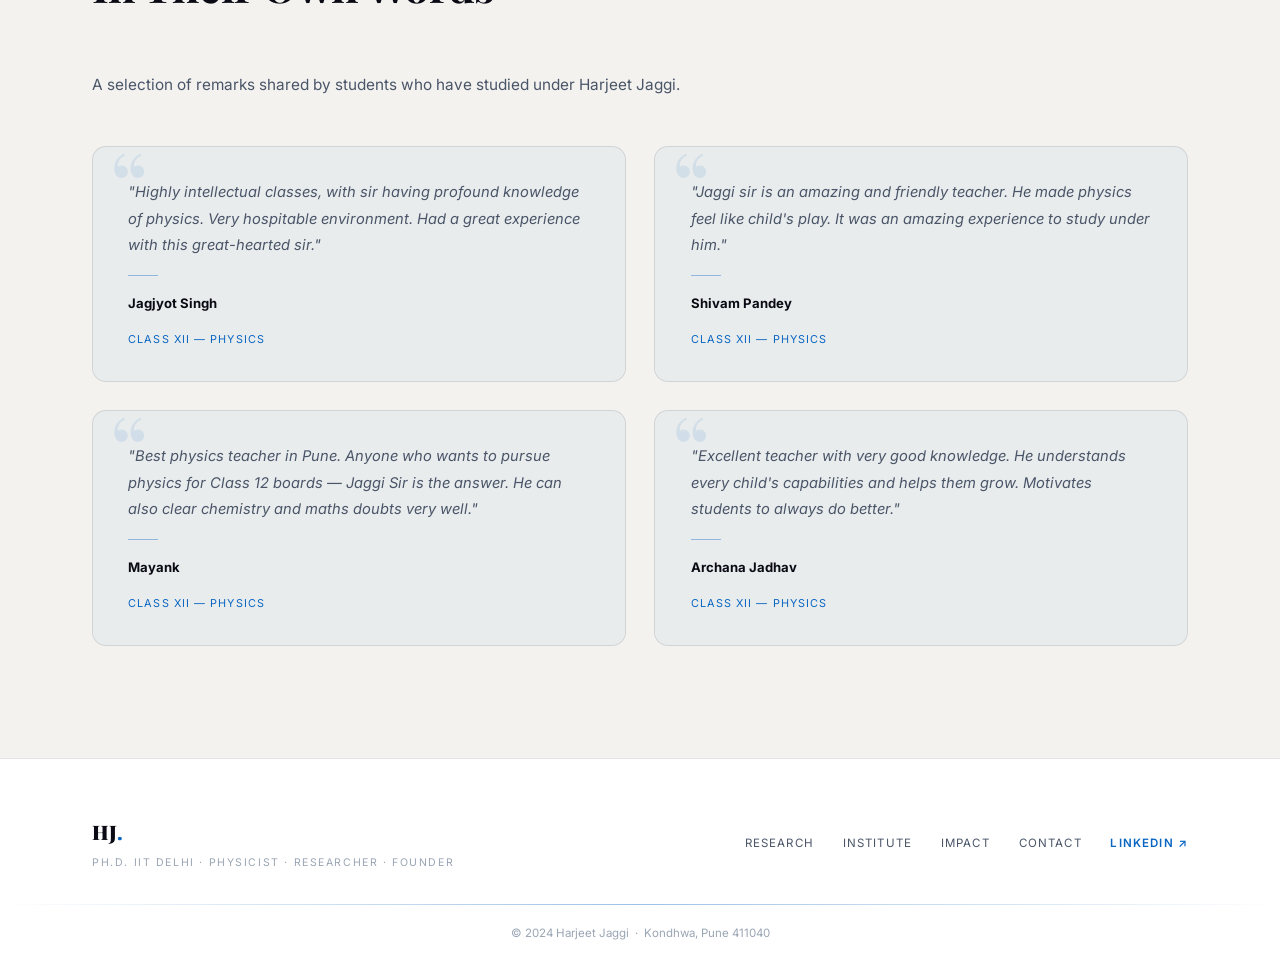
<file: testimonials.html>
﻿<!DOCTYPE html>
<html lang="en">

<head>
    <meta charset="UTF-8" />
    <meta name="viewport" content="width=device-width, initial-scale=1.0" />
    <title>Impact — Harjeet Jaggi | Academic Impact &amp; Student Outcomes</title>
    <meta name="description"
        content="Academic impact of Harjeet Jaggi — 1000+ students mentored, IIT and AIIMS placements produced, 12+ years of leadership across Pune, Delhi, and Kerala." />
    <link rel="preconnect" href="https://fonts.googleapis.com" />
    <link rel="preconnect" href="https://fonts.gstatic.com" crossorigin />
    <link
        href="https://fonts.googleapis.com/css2?family=Playfair+Display:ital,wght@0,400;0,700;0,900;1,400&family=Inter:wght@300;400;500;600;700&display=swap"
        rel="stylesheet" />
    <link rel="stylesheet" href="style.css" />
    <script>if (window.innerWidth < 768) { window.location.replace('index.html'); }</script>
</head>

<body>

    <nav id="main-nav" role="navigation">
        <div class="nav-inner">
            <a href="desktop.html" class="nav-logo">HJ<span class="accent">.</span></a>
            <ul class="nav-links" id="nav-links-list">
                <li><a href="desktop.html" class="nav-link">Home</a></li>
                <li><a href="profile.html" class="nav-link">Research</a></li>
                <li><a href="teaching.html" class="nav-link">Institute</a></li>
                <li><a href="testimonials.html" class="nav-link active">Impact</a></li>
                <li><a href="contact.html" class="nav-link">Contact</a></li>
            </ul>
            <button class="nav-toggle" id="nav-toggle-btn" aria-label="Toggle navigation">
                <span></span><span></span><span></span>
            </button>
        </div>
    </nav>

    <!-- PAGE HERO -->
    <section class="page-hero page-hero--wide" aria-label="Impact">
        <div class="hero-grid-bg" aria-hidden="true"></div>
        <div class="container page-hero-inner page-hero-inner--center">
            <p class="hero-eyebrow">03 / Impact</p>
            <h1 class="page-hero-title">Academic Impact<br />&amp; Outcomes</h1>
            <p class="page-hero-sub">1000+ students · IIT &amp; AIIMS entrants · 12+ years · 3 cities</p>
        </div>
    </section>

    <!-- IMPACT METRICS -->
    <section id="metrics" class="section section-alt reveal" aria-label="Impact Metrics">
        <div class="container">
            <div class="section-label">Track Record</div>
            <h2 class="section-heading">By The Numbers</h2>

            <div class="impact-metrics" style="grid-template-columns: repeat(4,1fr); gap: 1.6rem; margin-bottom: 3rem;">
                <div class="impact-metric reveal-child glass-card">
                    <span class="im-num">1000<span class="stat-plus">+</span></span>
                    <span class="im-lbl">Students Mentored</span>
                </div>
                <div class="impact-metric reveal-child glass-card">
                    <span class="im-num">12<span class="stat-plus">+</span></span>
                    <span class="im-lbl">Years Academic Leadership</span>
                </div>
                <div class="impact-metric reveal-child glass-card">
                    <span class="im-num">3</span>
                    <span class="im-lbl">Cities of Impact</span>
                </div>
                <div class="impact-metric reveal-child glass-card">
                    <span class="im-num">IIT</span>
                    <span class="im-lbl">Entrants Produced via JEE</span>
                </div>
            </div>

            <div class="alumni-grid">
                <div class="alumni-card glass-card reveal-child">
                    <div class="alum-institution">IIT — Indian Institutes of Technology</div>
                    <div class="alum-note">Multiple students placed through JEE Advanced</div>
                    <div class="alum-subject">Physics · Mathematics</div>
                </div>
                <div class="alumni-card glass-card reveal-child">
                    <div class="alum-institution">AIIMS &amp; National Medical Colleges</div>
                    <div class="alum-note">Students placed via NEET-UG in top government medical colleges</div>
                    <div class="alum-subject">Physics · Chemistry</div>
                </div>
                <div class="alumni-card glass-card reveal-child">
                    <div class="alum-institution">NITs — National Institutes of Technology</div>
                    <div class="alum-note">Students placed via JEE Mains across multiple NITs</div>
                    <div class="alum-subject">Physics · Mathematics</div>
                </div>
                <div class="alumni-card glass-card reveal-child">
                    <div class="alum-institution">State &amp; Deemed Universities</div>
                    <div class="alum-note">Students from CBSE, ICSE, IB boards placed in top colleges</div>
                    <div class="alum-subject">Physics · Chemistry · Mathematics</div>
                </div>
            </div>
            <p class="alumni-note">* Specific names and colleges withheld in the interest of student privacy.</p>
        </div>
    </section>

    <!-- STUDENT RESPONSES -->
    <section id="responses" class="section reveal" aria-label="Student Responses">
        <div class="container">
            <div class="section-label">Student Feedback</div>
            <h2 class="section-heading">In Their Own Words</h2>
            <p class="testimonials-intro">
                A selection of remarks shared by students who have studied under Harjeet Jaggi.
            </p>

            <div class="review-cards-full">

                <div class="review-card glass-card reveal-child">
                    <p class="review-text">
                        "Highly intellectual classes, with sir having profound knowledge of physics. Very
                        hospitable environment. Had a great experience with this great-hearted sir."
                    </p>
                    <div class="review-divider" aria-hidden="true"></div>
                    <div class="review-author">Jagjyot Singh</div>
                    <div class="review-course">Class XII — Physics</div>
                </div>

                <div class="review-card glass-card reveal-child">
                    <p class="review-text">
                        "Jaggi sir is an amazing and friendly teacher. He made physics feel like child's
                        play. It was an amazing experience to study under him."
                    </p>
                    <div class="review-divider" aria-hidden="true"></div>
                    <div class="review-author">Shivam Pandey</div>
                    <div class="review-course">Class XII — Physics</div>
                </div>

                <div class="review-card glass-card reveal-child">
                    <p class="review-text">
                        "Best physics teacher in Pune. Anyone who wants to pursue physics for Class 12 boards —
                        Jaggi Sir is the answer. He can also clear chemistry and maths doubts very well."
                    </p>
                    <div class="review-divider" aria-hidden="true"></div>
                    <div class="review-author">Mayank</div>
                    <div class="review-course">Class XII — Physics</div>
                </div>

                <div class="review-card glass-card reveal-child">
                    <p class="review-text">
                        "Excellent teacher with very good knowledge. He understands every child's capabilities
                        and helps them grow. Motivates students to always do better."
                    </p>
                    <div class="review-divider" aria-hidden="true"></div>
                    <div class="review-author">Archana Jadhav</div>
                    <div class="review-course">Class XII — Physics</div>
                </div>

            </div>
        </div>
    </section>

    <footer id="site-footer" role="contentinfo">
        <div class="footer-inner container">
            <div class="footer-brand">
                <span class="footer-logo">HJ<span class="accent">.</span></span>
                <span class="footer-tagline">Ph.D. IIT Delhi · Physicist · Researcher · Founder</span>
            </div>
            <div class="footer-links">
                <a href="profile.html">Research</a>
                <a href="teaching.html">Institute</a>
                <a href="testimonials.html">Impact</a>
                <a href="contact.html">Contact</a>
                <a href="https://www.linkedin.com/in/harjeet-jaggi" target="_blank" rel="noopener"
                    class="footer-linkedin">LinkedIn ↗</a>
            </div>
        </div>
        <div class="gold-rule"></div>
        <div class="footer-copy container">&copy; 2024 Harjeet Jaggi &nbsp;·&nbsp; Kondhwa, Pune 411040</div>
    </footer>

    <script src="script.js"></script>
</body>

</html>
</file>
<file: style.css>
/* ════════════════════════════════════════════════════════════════
   HARJEET JAGGI — ACADEMIC PORTFOLIO
   Theme: LinkedIn Blue & White
   ════════════════════════════════════════════════════════════════ */

/* ─── TOKENS ─── */
:root {
  --bg: #f3f2ef;
  --bg-alt: #ffffff;
  --bg-card: #ffffff;
  --surface: rgba(10, 102, 194, 0.04);
  --surface-hov: rgba(10, 102, 194, 0.08);
  --border: rgba(0, 0, 0, 0.10);
  --border-hov: rgba(10, 102, 194, 0.5);
  --text-primary: #0a0a14;
  --text-muted: #4a5568;
  --text-dim: #9aa5b4;
  --gold: #0A66C2;
  --gold-bright: #1878d8;
  --gold-deep: #004182;
  --gold-dim: rgba(10, 102, 194, 0.10);
  --gold-glow: rgba(10, 102, 194, 0.22);
  --white: #ffffff;
  --offwhite: #f3f2ef;
  --radius: 14px;
  --radius-sm: 7px;
  --nav-h: 70px;
  --transition: 0.32s cubic-bezier(0.4, 0, 0.2, 1);
}

/* ─── RESET ─── */
*,
*::before,
*::after {
  box-sizing: border-box;
  margin: 0;
  padding: 0;
}

html {
  scroll-behavior: smooth;
  font-size: 16px;
}

body {
  background: var(--bg);
  color: var(--text-primary);
  font-family: 'Inter', system-ui, sans-serif;
  line-height: 1.7;
  overflow-x: hidden;
  -webkit-font-smoothing: antialiased;
  -moz-osx-font-smoothing: grayscale;
}

a {
  color: inherit;
  text-decoration: none;
}

img,
svg {
  display: block;
}

ul {
  list-style: none;
}

/* ─── SCROLLBAR ─── */
::-webkit-scrollbar {
  width: 4px;
}

::-webkit-scrollbar-track {
  background: var(--bg);
}

::-webkit-scrollbar-thumb {
  background: var(--gold);
  border-radius: 2px;
}

/* ─── UTILITY ─── */
.accent {
  color: var(--gold);
}

.mt-2 {
  margin-top: 2rem;
}

.container {
  max-width: 1160px;
  margin: 0 auto;
  padding: 0 2rem;
}

/* ─── GLASS CARD ─── */
.glass-card {
  background: var(--surface);
  border: 1px solid var(--border);
  border-radius: var(--radius);
  transition: border-color var(--transition), background var(--transition), transform var(--transition);
}

.glass-card:hover {
  border-color: var(--border-hov);
  background: var(--surface-hov);
  transform: translateY(-3px);
}

/* ─── REVEAL ─── */
.reveal {
  opacity: 0;
  transform: translateY(36px);
  transition: opacity 0.7s ease, transform 0.7s ease;
}

.reveal.visible {
  opacity: 1;
  transform: translateY(0);
}

.reveal-child {
  opacity: 0;
  transform: translateY(24px);
  transition: opacity 0.6s ease, transform 0.6s ease;
}

.reveal-child.visible {
  opacity: 1;
  transform: translateY(0);
}

/* ──────────────────────────────────────────────────────────────
   NAVIGATION
────────────────────────────────────────────────────────────── */
#main-nav {
  position: fixed;
  top: 0;
  left: 0;
  right: 0;
  height: var(--nav-h);
  z-index: 1000;
  background: rgba(255, 255, 255, 0.92);
  backdrop-filter: blur(12px);
  -webkit-backdrop-filter: blur(12px);
  box-shadow: 0 1px 0 var(--border);
  transition: background var(--transition), box-shadow var(--transition);
}

#main-nav.scrolled {
  background: rgba(255, 255, 255, 0.96);
  backdrop-filter: blur(18px);
  -webkit-backdrop-filter: blur(18px);
  box-shadow: 0 1px 0 var(--border);
}

.nav-inner {
  max-width: 1160px;
  margin: 0 auto;
  padding: 0 2rem;
  height: 100%;
  display: flex;
  align-items: center;
  justify-content: space-between;
}

.nav-logo {
  font-family: 'Playfair Display', serif;
  font-size: 1.4rem;
  font-weight: 900;
  letter-spacing: 0.06em;
  color: var(--text-primary);
  /* LinkedIn-style: dark name on white nav */
}

.nav-logo .accent {
  color: var(--gold);
}

.nav-links {
  display: flex;
  gap: 2.2rem;
}

.nav-link {
  font-size: 0.78rem;
  font-weight: 500;
  letter-spacing: 0.14em;
  text-transform: uppercase;
  color: var(--text-muted);
  transition: color var(--transition);
  position: relative;
}

.nav-link::after {
  content: '';
  position: absolute;
  bottom: -4px;
  left: 0;
  width: 0;
  height: 1px;
  background: var(--gold);
  transition: width var(--transition);
}

.nav-link:hover,
.nav-link.active {
  color: var(--gold);
}

.nav-link:hover::after,
.nav-link.active::after {
  width: 100%;
}

.nav-toggle {
  display: none;
  flex-direction: column;
  gap: 5px;
  background: none;
  border: none;
  cursor: pointer;
  padding: 4px;
}

.nav-toggle span {
  display: block;
  width: 22px;
  height: 2px;
  background: var(--text-primary);
  border-radius: 1px;
  transition: all var(--transition);
}

/* ──────────────────────────────────────────────────────────────
   HERO
────────────────────────────────────────────────────────────── */
.hero-section {
  position: relative;
  min-height: 100vh;
  display: flex;
  align-items: center;
  overflow: hidden;
  background:
    radial-gradient(ellipse 70% 55% at 60% 0%, rgba(10, 102, 194, 0.07) 0%, transparent 65%),
    var(--bg);
}

.hero-grid-bg {
  position: absolute;
  inset: 0;
  background-image: radial-gradient(circle, rgba(10, 102, 194, 0.12) 1px, transparent 1px);
  background-size: 48px 48px;
  animation: gridDrift 32s linear infinite;
  opacity: 0.4;
}

@keyframes gridDrift {
  from {
    background-position: 0 0;
  }

  to {
    background-position: 48px 48px;
  }
}

.hero-inner {
  position: relative;
  z-index: 2;
  width: 100%;
  display: grid;
  grid-template-columns: 340px 1fr;
  gap: 5rem;
  align-items: center;
  padding-top: var(--nav-h);
}

/* Portrait */
.hero-portrait-wrap {
  display: flex;
  flex-direction: column;
  align-items: center;
  gap: 1.2rem;
}

.hero-portrait {
  width: 280px;
  height: 340px;
  object-fit: cover;
  object-position: top center;
  border-radius: 12px;
  border: 2px solid rgba(10, 102, 194, 0.30);
  box-shadow:
    0 0 0 6px rgba(10, 102, 194, 0.07),
    0 20px 60px rgba(0, 0, 0, 0.15);
  display: block;
}

.hero-portrait-label {
  font-size: 0.7rem;
  letter-spacing: 0.2em;
  text-transform: uppercase;
  color: var(--text-dim);
  text-align: center;
}



.hero-eyebrow {
  font-size: 0.74rem;
  letter-spacing: 0.28em;
  text-transform: uppercase;
  color: var(--gold);
  margin-bottom: 1.2rem;
  font-weight: 600;
}

.hero-name {
  font-family: 'Playfair Display', serif;
  font-size: clamp(2.8rem, 4.5vw, 4.4rem);
  font-weight: 900;
  line-height: 1.05;
  color: var(--text-primary);
  margin-bottom: 0.6rem;
  letter-spacing: -0.02em;
}

.hero-title {
  font-family: 'Playfair Display', serif;
  font-size: 1.15rem;
  font-weight: 400;
  font-style: italic;
  color: var(--gold);
  margin-bottom: 1.8rem;
  letter-spacing: 0.01em;
}

.hero-divider {
  width: 48px;
  height: 2px;
  background: var(--gold);
  margin-bottom: 1.8rem;
  opacity: 0.6;
}

.hero-bio {
  font-size: 1rem;
  color: var(--text-muted);
  line-height: 1.85;
  margin-bottom: 2.5rem;
  max-width: 520px;
}

.hero-cta-group {
  display: flex;
  gap: 1rem;
  flex-wrap: wrap;
}

/* ─── BUTTONS ─── */
.btn {
  display: inline-block;
  padding: 0.85rem 2rem;
  border-radius: 4px;
  font-size: 0.78rem;
  font-weight: 700;
  letter-spacing: 0.14em;
  text-transform: uppercase;
  transition: all var(--transition);
  cursor: pointer;
  border: none;
}

.btn-primary {
  background: var(--gold);
  color: #ffffff;
}

.btn-primary:hover {
  background: var(--gold-bright);
  transform: translateY(-2px);
  box-shadow: 0 8px 28px rgba(10, 102, 194, 0.35);
}

.btn-secondary {
  background: transparent;
  color: var(--text-primary);
  border: 1px solid rgba(0, 0, 0, 0.18);
}

.btn-secondary:hover {
  border-color: var(--gold);
  color: var(--gold);
  transform: translateY(-2px);
}

.btn-ghost {
  background: transparent;
  color: var(--gold);
  border: 1px solid rgba(225, 185, 60, 0.3);
}

.btn-ghost:hover {
  background: var(--gold-dim);
  transform: translateY(-2px);
}

/* Scroll indicator */
.hero-scroll-indicator {
  position: absolute;
  bottom: 2rem;
  left: 50%;
  transform: translateX(-50%);
  display: flex;
  flex-direction: column;
  align-items: center;
  gap: 0.4rem;
  z-index: 2;
  animation: fadeInUp 1s 2s ease both;
}

.scroll-line {
  width: 1px;
  height: 44px;
  background: linear-gradient(to bottom, var(--gold), transparent);
  animation: scrollPulse 2.2s ease-in-out infinite;
}

@keyframes scrollPulse {

  0%,
  100% {
    opacity: 0.25;
    transform: scaleY(1);
  }

  50% {
    opacity: 0.9;
    transform: scaleY(1.08);
  }
}

.scroll-label {
  font-size: 0.58rem;
  letter-spacing: 0.28em;
  text-transform: uppercase;
  color: var(--text-dim);
}

@keyframes fadeInUp {
  from {
    opacity: 0;
    transform: translate(-50%, 12px);
  }

  to {
    opacity: 1;
    transform: translate(-50%, 0);
  }
}

/* ──────────────────────────────────────────────────────────────
   SECTIONS — SHARED
────────────────────────────────────────────────────────────── */
.section {
  padding: 7rem 0;
}

.section-alt {
  background: var(--bg-alt);
}

.section-label {
  font-size: 0.68rem;
  letter-spacing: 0.3em;
  text-transform: uppercase;
  color: var(--gold);
  margin-bottom: 0.7rem;
  font-weight: 600;
}

.section-heading {
  font-family: 'Playfair Display', serif;
  font-size: clamp(1.9rem, 3.5vw, 3rem);
  font-weight: 700;
  color: var(--text-primary);
  margin-bottom: 3rem;
  letter-spacing: -0.02em;
}

/* ──────────────────────────────────────────────────────────────
   ACADEMIC PROFILE (About)
────────────────────────────────────────────────────────────── */
.profile-grid {
  display: grid;
  grid-template-columns: 1.4fr 1fr;
  gap: 3rem;
  align-items: start;
}

.profile-bio {
  padding: 2.5rem;
}

.bio-text {
  color: var(--text-muted);
  line-height: 1.9;
  margin-bottom: 1.1rem;
  font-size: 0.96rem;
}

.bio-text:last-child {
  margin-bottom: 0;
}

/* Education */
.edu-block {
  margin-top: 2rem;
  padding-top: 2rem;
  border-top: 1px solid var(--border);
}

.edu-heading {
  font-size: 0.68rem;
  letter-spacing: 0.22em;
  text-transform: uppercase;
  color: var(--gold);
  font-weight: 600;
  margin-bottom: 1.2rem;
}

.edu-item {
  display: flex;
  align-items: flex-start;
  gap: 1rem;
  margin-bottom: 1.1rem;
}

.edu-item:last-child {
  margin-bottom: 0;
}

.edu-dot {
  width: 7px;
  height: 7px;
  border-radius: 50%;
  background: var(--gold);
  margin-top: 0.5rem;
  flex-shrink: 0;
  box-shadow: 0 0 8px var(--gold-glow);
}

.edu-degree {
  font-size: 0.9rem;
  font-weight: 600;
  color: var(--text-primary);
  line-height: 1.4;
}

.edu-inst {
  font-size: 0.78rem;
  color: var(--gold);
  font-style: italic;
  margin-top: 0.15rem;
}

.edu-year {
  font-size: 0.7rem;
  color: var(--text-dim);
  margin-top: 0.1rem;
}

/* Stats */
.profile-stats {
  display: flex;
  flex-direction: column;
  gap: 1.2rem;
}

.stat-card {
  padding: 1.8rem 2rem;
  text-align: center;
  display: flex;
  flex-direction: column;
  align-items: center;
  gap: 0.4rem;
}

.stat-number {
  font-family: 'Playfair Display', serif;
  font-size: 2.6rem;
  font-weight: 900;
  line-height: 1;
  color: var(--gold);
}

.stat-plus {
  font-size: 1.3rem;
  vertical-align: super;
}

.stat-label {
  font-size: 0.7rem;
  letter-spacing: 0.15em;
  text-transform: uppercase;
  color: var(--text-muted);
}

/* ──────────────────────────────────────────────────────────────
   TEACHING
────────────────────────────────────────────────────────────── */
.teaches-intro {
  font-size: 0.96rem;
  color: var(--text-muted);
  line-height: 1.8;
  max-width: 680px;
  margin-bottom: 3rem;
}

.teaches-grid {
  display: grid;
  grid-template-columns: repeat(4, 1fr);
  gap: 1.4rem;
}

.teach-card {
  padding: 2rem 1.4rem;
  text-align: center;
  position: relative;
  overflow: hidden;
}

.teach-card::before {
  content: '';
  position: absolute;
  top: 0;
  left: 0;
  right: 0;
  height: 2px;
  background: var(--gold);
  transform: scaleX(0);
  transform-origin: left;
  transition: transform var(--transition);
}

.teach-card:hover::before {
  transform: scaleX(1);
}

.teach-icon {
  font-size: 1.8rem;
  margin-bottom: 0.9rem;
  display: block;
}

.teach-subject {
  font-family: 'Playfair Display', serif;
  font-size: 1rem;
  font-weight: 700;
  color: var(--text-primary);
  margin-bottom: 0.4rem;
}

.teach-exams {
  font-size: 0.7rem;
  color: var(--gold);
  letter-spacing: 0.1em;
  text-transform: uppercase;
  font-weight: 600;
  margin-bottom: 0.4rem;
}

.teach-boards {
  font-size: 0.7rem;
  color: var(--text-muted);
  line-height: 1.5;
}

.teaches-note {
  text-align: center;
  margin-top: 2rem;
  font-size: 0.84rem;
  color: var(--text-muted);
}

/* ──────────────────────────────────────────────────────────────
   TESTIMONIALS
────────────────────────────────────────────────────────────── */
.testimonials-intro {
  font-size: 0.96rem;
  color: var(--text-muted);
  line-height: 1.8;
  max-width: 600px;
  margin-bottom: 3rem;
}

.review-cards {
  display: grid;
  grid-template-columns: repeat(2, 1fr);
  gap: 1.5rem;
}

.review-card {
  padding: 2rem 2.2rem;
  display: flex;
  flex-direction: column;
  gap: 1rem;
  position: relative;
  overflow: hidden;
}

.review-card::before {
  content: '\201C';
  font-family: 'Playfair Display', serif;
  font-size: 6rem;
  color: var(--gold);
  opacity: 0.1;
  position: absolute;
  top: -0.8rem;
  left: 1rem;
  line-height: 1;
  pointer-events: none;
}

.review-text {
  font-size: 0.92rem;
  color: var(--text-muted);
  line-height: 1.8;
  font-style: italic;
  position: relative;
  z-index: 1;
}

.review-author {
  font-size: 0.82rem;
  font-weight: 700;
  color: var(--text-primary);
}

.review-course {
  font-size: 0.68rem;
  color: var(--gold);
  letter-spacing: 0.1em;
  text-transform: uppercase;
}

.review-divider {
  width: 30px;
  height: 1px;
  background: var(--gold);
  opacity: 0.4;
}

/* ──────────────────────────────────────────────────────────────
   CONTACT
────────────────────────────────────────────────────────────── */
.contact-grid {
  display: grid;
  grid-template-columns: repeat(3, 1fr);
  gap: 1.6rem;
}

.contact-card {
  padding: 2.2rem;
  display: flex;
  flex-direction: column;
  gap: 0.9rem;
}

.contact-card svg {
  width: 34px;
  height: 34px;
}

.contact-type {
  font-family: 'Playfair Display', serif;
  font-size: 1.05rem;
  font-weight: 700;
  color: var(--text-primary);
}

.contact-desc {
  font-size: 0.86rem;
  color: var(--text-muted);
  line-height: 1.7;
  flex: 1;
}

.contact-link {
  font-size: 0.78rem;
  font-weight: 600;
  color: var(--gold);
  transition: opacity var(--transition);
}

.contact-link:hover {
  opacity: 0.7;
}

.contact-address-bar {
  margin-top: 2.5rem;
  padding: 1.4rem 1.8rem;
  display: flex;
  align-items: flex-start;
  gap: 1rem;
  border: 1px solid var(--border);
  border-radius: var(--radius-sm);
  background: rgba(10, 102, 194, 0.04);
}

.addr-icon {
  color: var(--gold);
  font-size: 1rem;
  margin-top: 0.15rem;
  flex-shrink: 0;
}

.addr-text {
  font-size: 0.86rem;
  color: var(--text-muted);
  line-height: 1.7;
}

.addr-text strong {
  color: var(--text-primary);
}

/* ──────────────────────────────────────────────────────────────
   FOOTER
────────────────────────────────────────────────────────────── */
#site-footer {
  background: #ffffff;
  border-top: 1px solid var(--border);
  padding-top: 3.5rem;
}

.footer-inner {
  display: flex;
  align-items: center;
  justify-content: space-between;
  padding-bottom: 2rem;
  flex-wrap: wrap;
  gap: 1.2rem;
}

.footer-brand {
  display: flex;
  flex-direction: column;
  gap: 0.35rem;
}

.footer-logo {
  font-family: 'Playfair Display', serif;
  font-size: 1.25rem;
  font-weight: 900;
}

.footer-tagline {
  font-size: 0.66rem;
  letter-spacing: 0.15em;
  text-transform: uppercase;
  color: var(--text-dim);
}

.footer-links {
  display: flex;
  gap: 1.8rem;
}

.footer-links a {
  font-size: 0.72rem;
  letter-spacing: 0.1em;
  text-transform: uppercase;
  color: var(--text-muted);
  transition: color var(--transition);
}

.footer-links a:hover {
  color: var(--gold);
}

.gold-rule {
  height: 1px;
  background: linear-gradient(to right, transparent, rgba(10, 102, 194, 0.4), transparent);
}

.footer-copy {
  padding: 1.2rem 2rem;
  font-size: 0.72rem;
  color: var(--text-dim);
  text-align: center;
}

/* ──────────────────────────────────────────────────────────────
   RESPONSIVE
────────────────────────────────────────────────────────────── */
@media (max-width: 960px) {
  .hero-inner {
    grid-template-columns: 1fr;
    text-align: center;
    gap: 3rem;
  }

  .hero-portrait-wrap {
    align-items: center;
  }

  .hero-portrait {
    width: 200px;
    height: 250px;
  }

  .hero-bio {
    max-width: 100%;
  }

  .hero-cta-group {
    justify-content: center;
  }

  .hero-divider {
    margin: 0 auto 1.8rem;
  }

  .profile-grid {
    grid-template-columns: 1fr;
  }

  .contact-grid {
    grid-template-columns: 1fr;
  }
}

@media (max-width: 800px) {
  .teaches-grid {
    grid-template-columns: repeat(2, 1fr);
  }

  .review-cards {
    grid-template-columns: 1fr;
  }
}

@media (max-width: 680px) {
  .section {
    padding: 4.5rem 0;
  }

  .hero-name {
    font-size: clamp(2.2rem, 8vw, 3rem);
  }

  .nav-links {
    display: none;
    position: absolute;
    top: var(--nav-h);
    left: 0;
    right: 0;
    background: rgba(255, 255, 255, 0.98);
    backdrop-filter: blur(14px);
    flex-direction: column;
    padding: 1.8rem 2rem;
    gap: 1.4rem;
    border-bottom: 1px solid var(--border);
  }

  .nav-links.open {
    display: flex;
  }

  .nav-toggle {
    display: flex;
  }

  .teaches-grid {
    grid-template-columns: 1fr 1fr;
  }

  .hero-portrait {
    width: 160px;
    height: 200px;
  }
}

@media (max-width: 420px) {
  .teaches-grid {
    grid-template-columns: 1fr;
  }

  .hero-cta-group {
    flex-direction: column;
    align-items: center;
  }
}

/* ─── FOCUS ─── */
:focus-visible {
  outline: 2px solid var(--gold);
  outline-offset: 3px;
  border-radius: 2px;
  outline-style: solid;
}

/* ══════════════════════════════════════════════════════════════
   MULTI-PAGE STYLES
══════════════════════════════════════════════════════════════ */

/* ─── PAGE HERO (inner pages) ─── */
.page-hero {
  position: relative;
  min-height: 40vh;
  display: flex;
  align-items: flex-end;
  padding-bottom: 4rem;
  overflow: hidden;
  background:
    radial-gradient(ellipse 80% 60% at 50% 0%, rgba(10, 102, 194, 0.07) 0%, transparent 65%),
    var(--bg);
}

.page-hero--wide {
  min-height: 38vh;
}

.page-hero-inner {
  display: grid;
  grid-template-columns: 1fr 260px;
  gap: 3rem;
  align-items: flex-end;
  padding-top: var(--nav-h);
  position: relative;
  z-index: 2;
  width: 100%;
}

.page-hero-inner--center {
  grid-template-columns: 1fr;
  text-align: center;
}

.page-hero-title {
  font-family: 'Playfair Display', serif;
  font-size: clamp(2.2rem, 4vw, 3.5rem);
  font-weight: 900;
  color: var(--text-primary);
  line-height: 1.08;
  letter-spacing: -0.02em;
  margin-bottom: 0.9rem;
}

.page-hero-sub {
  font-size: 0.84rem;
  color: var(--text-muted);
  letter-spacing: 0.12em;
  text-transform: uppercase;
  margin-top: 0.4rem;
}

.page-portrait {
  width: 220px;
  height: 270px;
  object-fit: cover;
  object-position: top center;
  border-radius: 10px;
  border: 1px solid rgba(10, 102, 194, 0.22);
  box-shadow: 0 16px 48px rgba(0, 0, 0, 0.12);
  display: block;
}

/* ─── HOME PAGE NAV CARDS ─── */
.page-cards {
  display: grid;
  grid-template-columns: repeat(2, 1fr);
  gap: 1.5rem;
}

.page-card {
  padding: 2.2rem 1.8rem;
  display: flex;
  flex-direction: column;
  gap: 0.7rem;
  text-decoration: none;
  cursor: pointer;
}

.pc-icon svg {
  width: 32px;
  height: 32px;
  color: var(--gold);
  opacity: 0.9;
  transition: transform var(--transition);
}

.page-card:hover .pc-icon svg {
  transform: translateY(-2px);
}

.pc-title {
  font-family: 'Playfair Display', serif;
  font-size: 1.15rem;
  font-weight: 700;
  color: var(--text-primary);
}

.pc-desc {
  font-size: 0.84rem;
  color: var(--text-muted);
  line-height: 1.7;
  flex: 1;
}

.pc-link {
  font-size: 0.76rem;
  font-weight: 600;
  letter-spacing: 0.1em;
  text-transform: uppercase;
  color: var(--gold);
  margin-top: 0.5rem;
  transition: letter-spacing var(--transition);
}

.page-card:hover .pc-link {
  letter-spacing: 0.18em;
}

/* ─── STATS STRIP (home) ─── */
.stats-strip {
  display: flex;
  justify-content: space-between;
  align-items: center;
  gap: 1rem;
  flex-wrap: wrap;
  padding: 2.5rem 3rem;
  border: 1px solid var(--border);
  border-radius: var(--radius);
  background: rgba(10, 102, 194, 0.03);
}

.strip-stat {
  text-align: center;
  flex: 1;
  min-width: 100px;
}

.ss-num {
  font-family: 'Playfair Display', serif;
  font-size: 1.9rem;
  font-weight: 900;
  color: var(--gold);
  display: block;
  line-height: 1.1;
}

.ss-lbl {
  font-size: 0.68rem;
  letter-spacing: 0.15em;
  text-transform: uppercase;
  color: var(--text-muted);
  margin-top: 0.3rem;
  display: block;
}

/* ─── JOURNEY TIMELINE (profile page) ─── */
.journey-timeline {
  position: relative;
  padding-left: 3.5rem;
  display: flex;
  flex-direction: column;
  gap: 2.5rem;
}

.journey-timeline::before {
  content: '';
  position: absolute;
  left: 0.9rem;
  top: 0.8rem;
  bottom: 0.8rem;
  width: 2px;
  background: linear-gradient(to bottom, var(--gold), rgba(10, 102, 194, 0.08));
}

.jt-item {
  position: relative;
}

.jt-dot {
  position: absolute;
  left: -2.7rem;
  top: 1.6rem;
  width: 12px;
  height: 12px;
  border-radius: 50%;
  background: var(--gold);
  border: 3px solid var(--bg-alt);
  box-shadow: 0 0 12px var(--gold-glow);
}

.jt-year {
  font-size: 0.7rem;
  letter-spacing: 0.22em;
  text-transform: uppercase;
  color: var(--gold);
  font-weight: 700;
  margin-bottom: 0.6rem;
}

.jt-card {
  padding: 1.8rem 2rem;
}

.jt-title {
  font-family: 'Playfair Display', serif;
  font-size: 1.2rem;
  font-weight: 700;
  color: var(--text-primary);
  margin-bottom: 0.7rem;
}

.jt-desc {
  font-size: 0.9rem;
  color: var(--text-muted);
  line-height: 1.85;
}

/* ─── PHILOSOPHY BLOCK (profile page) ─── */
.philosophy-block {
  display: grid;
  grid-template-columns: 1fr 1.4fr;
  gap: 2.5rem;
  align-items: start;
}

.philosophy-quote {
  padding: 2.5rem;
}

.pq-text {
  font-family: 'Playfair Display', serif;
  font-style: italic;
  font-size: 1.2rem;
  color: var(--text-primary);
  line-height: 1.7;
  margin-bottom: 1.5rem;
}

.pq-attr {
  font-size: 0.78rem;
  color: var(--gold);
  letter-spacing: 0.1em;
  font-style: normal;
}

.philosophy-points {
  display: flex;
  flex-direction: column;
  gap: 1.2rem;
}

.phil-point {
  padding: 1.5rem 1.8rem;
  display: flex;
  align-items: flex-start;
  gap: 1.2rem;
}

.pp-icon {
  font-size: 1.4rem;
  flex-shrink: 0;
}

.pp-title {
  font-size: 0.9rem;
  font-weight: 700;
  color: var(--text-primary);
  margin-bottom: 0.3rem;
}

.pp-desc {
  font-size: 0.83rem;
  color: var(--text-muted);
  line-height: 1.7;
}

/* ─── MODES OF LEARNING (teaching page) ─── */
.modes-grid {
  display: grid;
  grid-template-columns: repeat(3, 1fr);
  gap: 1.6rem;
}

.mode-card {
  padding: 2.2rem 1.8rem;
  display: flex;
  flex-direction: column;
  gap: 0.9rem;
}

.mode-icon {
  font-size: 2rem;
}

.mode-title {
  font-family: 'Playfair Display', serif;
  font-size: 1.1rem;
  font-weight: 700;
  color: var(--text-primary);
}

.mode-desc {
  font-size: 0.86rem;
  color: var(--text-muted);
  line-height: 1.75;
}

/* ─── METHODOLOGY (teaching page) ─── */
.methods-grid {
  display: grid;
  grid-template-columns: 1fr 1fr;
  gap: 2rem 3rem;
}

.method-item {
  display: flex;
  gap: 1.4rem;
  align-items: flex-start;
}

.mi-number {
  font-family: 'Playfair Display', serif;
  font-size: 2.2rem;
  font-weight: 900;
  line-height: 1;
  opacity: 0.5;
  flex-shrink: 0;
  width: 2.5rem;
}

.mi-title {
  font-size: 0.95rem;
  font-weight: 700;
  color: var(--text-primary);
  margin-bottom: 0.5rem;
}

.mi-desc {
  font-size: 0.86rem;
  color: var(--text-muted);
  line-height: 1.75;
}

/* ─── CTA BLOCK ─── */
.cta-block {
  text-align: center;
  max-width: 640px;
  margin: 0 auto;
}

.cta-sub {
  font-size: 0.96rem;
  color: var(--text-muted);
  line-height: 1.7;
  margin-bottom: 2rem;
}

/* ─── FULL-WIDTH REVIEW CARDS (testimonials page) ─── */
.review-cards-full {
  display: grid;
  grid-template-columns: repeat(2, 1fr);
  gap: 1.8rem;
}

/* ─── LOCATION GRID (contact page) ─── */
.location-grid {
  display: grid;
  grid-template-columns: 1fr 1fr;
  gap: 2.5rem;
  align-items: start;
}

.location-details {
  padding: 2.5rem;
  display: flex;
  flex-direction: column;
  gap: 1.6rem;
}

.loc-section {
  display: flex;
  flex-direction: column;
  gap: 0.4rem;
}

.loc-label {
  display: flex;
  align-items: center;
  gap: 0.4rem;
  font-size: 0.7rem;
  letter-spacing: 0.2em;
  text-transform: uppercase;
  color: var(--gold);
  font-weight: 600;
}

.loc-value {
  font-size: 0.9rem;
  color: var(--text-muted);
  line-height: 1.75;
}

.loc-value strong {
  color: var(--text-primary);
}

.map-embed {
  border-radius: var(--radius);
  overflow: hidden;
}

/* ─── RESPONSIVE (multi-page) ─── */
@media (max-width: 1000px) {
  .page-cards {
    grid-template-columns: repeat(2, 1fr);
  }

  .philosophy-block {
    grid-template-columns: 1fr;
  }

  .methods-grid {
    grid-template-columns: 1fr;
  }

  .location-grid {
    grid-template-columns: 1fr;
  }
}

@media (max-width: 800px) {
  .page-hero-inner {
    grid-template-columns: 1fr;
    text-align: center;
    justify-items: center;
  }

  /* Show portrait on mobile — smaller, centered, above text */
  .page-portrait {
    display: block;
    width: 130px;
    height: 160px;
    margin: 0 auto;
    order: -1;
  }

  .modes-grid {
    grid-template-columns: 1fr;
  }

  .review-cards-full {
    grid-template-columns: 1fr;
  }

  .stats-strip {
    flex-direction: column;
  }
}

@media (max-width: 600px) {
  .page-cards {
    grid-template-columns: 1fr;
  }

  .philosophy-points {
    gap: 1rem;
  }
}

/* ══════════════════════════════════════════════════════════════
   ENHANCEMENTS: GALLERY · ALUMNI · LINKEDIN
══════════════════════════════════════════════════════════════ */

/* ─── METHODOLOGY GALLERY ─── */
.gallery-grid {
  display: grid;
  grid-template-columns: 1.4fr 1fr;
  gap: 2rem;
  align-items: start;
}

.gallery-main {
  display: flex;
  flex-direction: column;
  gap: 0.8rem;
}

.gallery-img {
  width: 100%;
  border-radius: var(--radius);
  border: 1px solid rgba(10, 102, 194, 0.15);
  box-shadow: 0 12px 40px rgba(0, 0, 0, 0.10);
  display: block;
  object-fit: cover;
  aspect-ratio: 16/9;
}

.gallery-caption {
  font-size: 0.74rem;
  color: var(--text-dim);
  letter-spacing: 0.12em;
  text-transform: uppercase;
  text-align: center;
  padding: 0.3rem 0;
}

.gallery-side {
  display: flex;
  flex-direction: column;
  gap: 1.2rem;
}

.gallery-proof {
  padding: 1.8rem;
  display: flex;
  flex-direction: column;
  gap: 0.7rem;
}

.gp-icon {
  font-size: 1.6rem;
}

.gp-title {
  font-family: 'Playfair Display', serif;
  font-size: 1rem;
  font-weight: 700;
  color: var(--text-primary);
}

.gp-desc {
  font-size: 0.84rem;
  color: var(--text-muted);
  line-height: 1.75;
}

/* ─── ALUMNI WALL ─── */
.alumni-grid {
  display: grid;
  grid-template-columns: repeat(2, 1fr);
  gap: 1.6rem;
}

.alumni-card {
  padding: 2rem 2.2rem;
  display: flex;
  flex-direction: column;
  gap: 0.55rem;
  position: relative;
  overflow: hidden;
}

.alumni-card::before {
  content: '';
  position: absolute;
  top: 0;
  left: 0;
  right: 0;
  height: 2px;
  background: var(--gold);
  transform: scaleX(0);
  transform-origin: left;
  transition: transform var(--transition);
}

.alumni-card:hover::before {
  transform: scaleX(1);
}

.alum-institution {
  font-family: 'Playfair Display', serif;
  font-size: 1.05rem;
  font-weight: 700;
  color: var(--text-primary);
  line-height: 1.3;
}

.alum-note {
  font-size: 0.84rem;
  color: var(--text-muted);
  line-height: 1.6;
}

.alum-subject {
  font-size: 0.7rem;
  color: var(--gold);
  letter-spacing: 0.12em;
  text-transform: uppercase;
  font-weight: 600;
  margin-top: 0.3rem;
}

.alumni-note {
  margin-top: 1.8rem;
  font-size: 0.78rem;
  color: var(--text-dim);
  font-style: italic;
  text-align: center;
}

/* ─── LINKEDIN FOOTER LINK ─── */
.footer-linkedin {
  color: var(--gold) !important;
  font-weight: 600 !important;
}

.footer-linkedin:hover {
  opacity: 0.7;
}

/* ─── CONTACT GRID 4-UP ─── */
.contact-grid {
  grid-template-columns: repeat(2, 1fr);
}

/* ─── RESPONSIVE ENHANCEMENTS ─── */
@media (max-width: 900px) {
  .gallery-grid {
    grid-template-columns: 1fr;
  }

  .alumni-grid {
    grid-template-columns: 1fr;
  }

  .contact-grid {
    grid-template-columns: 1fr;
  }
}

/* ══════════════════════════════════════════════════════════════
   MOBILE POLISH — Final optimisation pass
══════════════════════════════════════════════════════════════ */

@media (max-width: 680px) {

  /* Hide scroll indicator — overlaps CTA buttons on small screens */
  .hero-scroll-indicator {
    display: none;
  }

  /* Tighter hero padding on mobile */
  .hero-section {
    padding-bottom: 3rem;
  }

  /* Section headings — tighter bottom margin on small screens */
  .section-heading {
    margin-bottom: 1.8rem;
    font-size: clamp(1.6rem, 6vw, 2.2rem);
  }

  /* Buttons — full width on mobile for easier tapping */
  .btn {
    width: 100%;
    text-align: center;
    padding: 1rem 1.5rem;
  }

  .hero-cta-group {
    flex-direction: column;
    align-items: stretch;
    gap: 0.8rem;
  }

  /* Nav toggle — larger touch target */
  .nav-toggle {
    padding: 8px;
  }

  /* Journey timeline — tighter on narrow screens */
  .journey-timeline {
    padding-left: 2.5rem;
  }

  .jt-dot {
    left: -2rem;
  }

  /* Contact cards — comfortable padding on mobile */
  .contact-card {
    padding: 1.6rem;
  }

  .location-details {
    padding: 1.6rem;
  }

  /* Footer — stack on very small screens */
  .footer-inner {
    flex-direction: column;
    align-items: flex-start;
    gap: 1.5rem;
  }

  .footer-links {
    flex-wrap: wrap;
    gap: 1rem;
  }

  /* Gallery — full width image */
  .gallery-img {
    aspect-ratio: 4/3;
  }

  /* Alumni cards — comfortable padding */
  .alumni-card {
    padding: 1.5rem;
  }

  /* Page hero — tighter */
  .page-hero {
    min-height: 30vh;
    padding-bottom: 2.5rem;
  }

  .page-hero-title {
    font-size: clamp(1.8rem, 7vw, 2.5rem);
  }

  /* Stats strip — tighter */
  .stats-strip {
    padding: 1.5rem;
    gap: 1.2rem;
  }

  .ss-num {
    font-size: 1.4rem;
  }
}

@media (max-width: 380px) {

  /* Very small phones (SE, Galaxy A older) */
  .hero-name {
    font-size: 2rem;
  }

  .hero-portrait {
    width: 120px;
    height: 150px;
  }

  .page-portrait {
    width: 110px;
    height: 135px;
  }

  .section {
    padding: 3rem 0;
  }

  .container {
    padding: 0 1.2rem;
  }
}

/* ═══════════════════════════════════════════════════
   ACHIEVEMENT-FIRST RESTRUCTURE — NEW SECTION STYLES
   ═══════════════════════════════════════════════════ */

/* ─── SHARED INTRO TEXT ─── */
.teaches-intro {
  font-size: 1rem;
  color: var(--text-muted);
  line-height: 1.9;
  max-width: 780px;
  margin-bottom: 4rem;
}

/* ─── RESEARCH GRID ─── */
.research-grid {
  display: grid;
  grid-template-columns: repeat(2, 1fr);
  gap: 2rem;
  margin-top: 0;
}

.research-card {
  padding: 3rem 2.8rem;
  display: flex;
  flex-direction: column;
}

.rc-icon {
  margin-bottom: 1.4rem;
  line-height: 1;
}

.rc-icon svg {
  width: 36px;
  height: 36px;
  color: var(--gold);
  opacity: 0.9;
  transition: transform var(--transition), color var(--transition);
}

.research-card:hover .rc-icon svg {
  transform: scale(1.05);
  color: var(--gold-deep);
}

.rc-title {
  font-family: 'Playfair Display', serif;
  font-size: 1.25rem;
  color: var(--gold);
  margin-bottom: 1rem;
  font-weight: 700;
}

.rc-desc {
  font-size: .94rem;
  color: var(--text-muted);
  line-height: 1.85;
  flex: 1;
}

/* ─── PUBLICATIONS ─── */
.pub-list {
  display: flex;
  flex-direction: column;
  gap: 2rem;
  margin-top: 0;
}

.pub-item {
  padding: 2.8rem 3rem;
}

.pub-meta {
  display: flex;
  align-items: center;
  gap: 1rem;
  margin-bottom: 1.2rem;
  flex-wrap: wrap;
}

.pub-type {
  font-size: .7rem;
  font-weight: 700;
  letter-spacing: .12em;
  text-transform: uppercase;
  color: var(--gold);
  border: 1px solid rgba(10, 102, 194, .30);
  padding: .3rem .9rem;
  border-radius: 100px;
}

.cite-badge {
  background: rgba(10, 102, 194, .10);
  color: var(--gold);
  font-size: .7rem;
  font-weight: 600;
  padding: .3rem .9rem;
  border-radius: 100px;
  letter-spacing: .08em;
}

.pub-title {
  font-family: 'Playfair Display', serif;
  font-size: 1.15rem;
  color: var(--text-primary);
  margin-bottom: .8rem;
  line-height: 1.6;
}

.pub-authors {
  font-size: .85rem;
  color: var(--gold);
  margin-bottom: .35rem;
}

.pub-venue {
  font-size: .85rem;
  color: var(--text-muted);
}

.pub-note {
  font-size: .82rem;
  color: var(--text-muted);
  margin-top: 2rem;
  font-style: italic;
  opacity: .65;
}

/* ─── SPEAKING & CONSULTING ─── */
.speaking-grid {
  display: grid;
  grid-template-columns: repeat(3, 1fr);
  gap: 2rem;
  margin-top: 0;
}

.speaking-card {
  padding: 2.5rem 2rem;
  display: flex;
  flex-direction: column;
}

.sk-icon {
  margin-bottom: 1.4rem;
  line-height: 1;
}

.sk-icon svg {
  width: 40px;
  height: 40px;
  color: var(--gold);
  opacity: 0.9;
  transition: transform var(--transition);
}

.speaking-card:hover .sk-icon svg {
  transform: translateY(-3px);
}

.sk-title {
  font-family: 'Playfair Display', serif;
  font-size: 1.2rem;
  color: var(--gold);
  margin-bottom: 1rem;
  font-weight: 700;
}

.sk-desc {
  font-size: .92rem;
  color: var(--text-muted);
  line-height: 1.85;
  flex: 1;
}

.speaking-cta {
  text-align: center;
  margin-top: 3.5rem;
}

/* ─── TEACHING LEADERSHIP — OPEN LAYOUT (no single box) ─── */
.teaching-leader-block {
  display: grid;
  grid-template-columns: 1fr auto;
  gap: 4rem;
  align-items: center;
  /* NOT a glass-card — open, breathable layout */
  background: transparent;
  border: none;
  padding: 0;
}

.tl-text {
  flex: 1;
}

.tl-intro-label {
  font-size: .68rem;
  letter-spacing: .3em;
  text-transform: uppercase;
  color: var(--gold);
  font-weight: 600;
  margin-bottom: 1rem;
  display: block;
}

.tl-desc {
  font-size: 1rem;
  color: var(--text-muted);
  line-height: 1.95;
  margin-bottom: 1.4rem;
  max-width: 680px;
}

.tl-facts {
  display: flex;
  flex-wrap: wrap;
  gap: .6rem 2rem;
  margin-top: 2rem;
  padding-top: 1.8rem;
  border-top: 1px solid rgba(0, 0, 0, .08);
  font-size: .88rem;
  color: var(--text-muted);
}

.tl-sep {
  color: var(--gold);
  opacity: .35;
}

.tl-cta {
  flex-shrink: 0;
}

/* ─── IMPACT METRICS ─── */
.impact-metrics {
  display: grid;
  grid-template-columns: repeat(4, 1fr);
  gap: 2rem;
  margin-bottom: 5rem;
}

.impact-metric {
  padding: 3rem 2rem;
  text-align: center;
  display: flex;
  flex-direction: column;
  align-items: center;
  gap: .8rem;
}

.im-num {
  font-family: 'Playfair Display', serif;
  font-size: 3rem;
  font-weight: 900;
  color: var(--gold);
  line-height: 1;
}

.im-lbl {
  font-size: .82rem;
  color: var(--text-muted);
  text-align: center;
  line-height: 1.5;
}

/* ─── RESPONSIVE — NEW SECTIONS ─── */
@media (max-width: 1024px) {
  .impact-metrics {
    grid-template-columns: repeat(2, 1fr);
  }

  .speaking-grid {
    grid-template-columns: repeat(2, 1fr);
  }
}

@media (max-width: 768px) {
  .research-grid {
    grid-template-columns: 1fr;
    gap: 1.4rem;
  }

  .speaking-grid {
    grid-template-columns: 1fr;
    gap: 1.4rem;
  }

  .impact-metrics {
    grid-template-columns: 1fr;
    gap: 1.4rem;
    margin-bottom: 2.5rem;
  }

  .teaching-leader-block {
    grid-template-columns: 1fr;
    gap: 2rem;
  }

  .research-card,
  .speaking-card {
    padding: 2.2rem 2rem;
  }

  .pub-item {
    padding: 2rem 2rem;
  }
}

@media (max-width: 480px) {
  .teaches-intro {
    font-size: .93rem;
    margin-bottom: 2.5rem;
  }

  .rc-title,
  .sk-title {
    font-size: 1.05rem;
  }

  .pub-title {
    font-size: 1rem;
  }

  .im-num {
    font-size: 2.2rem;
  }
}
</file>
